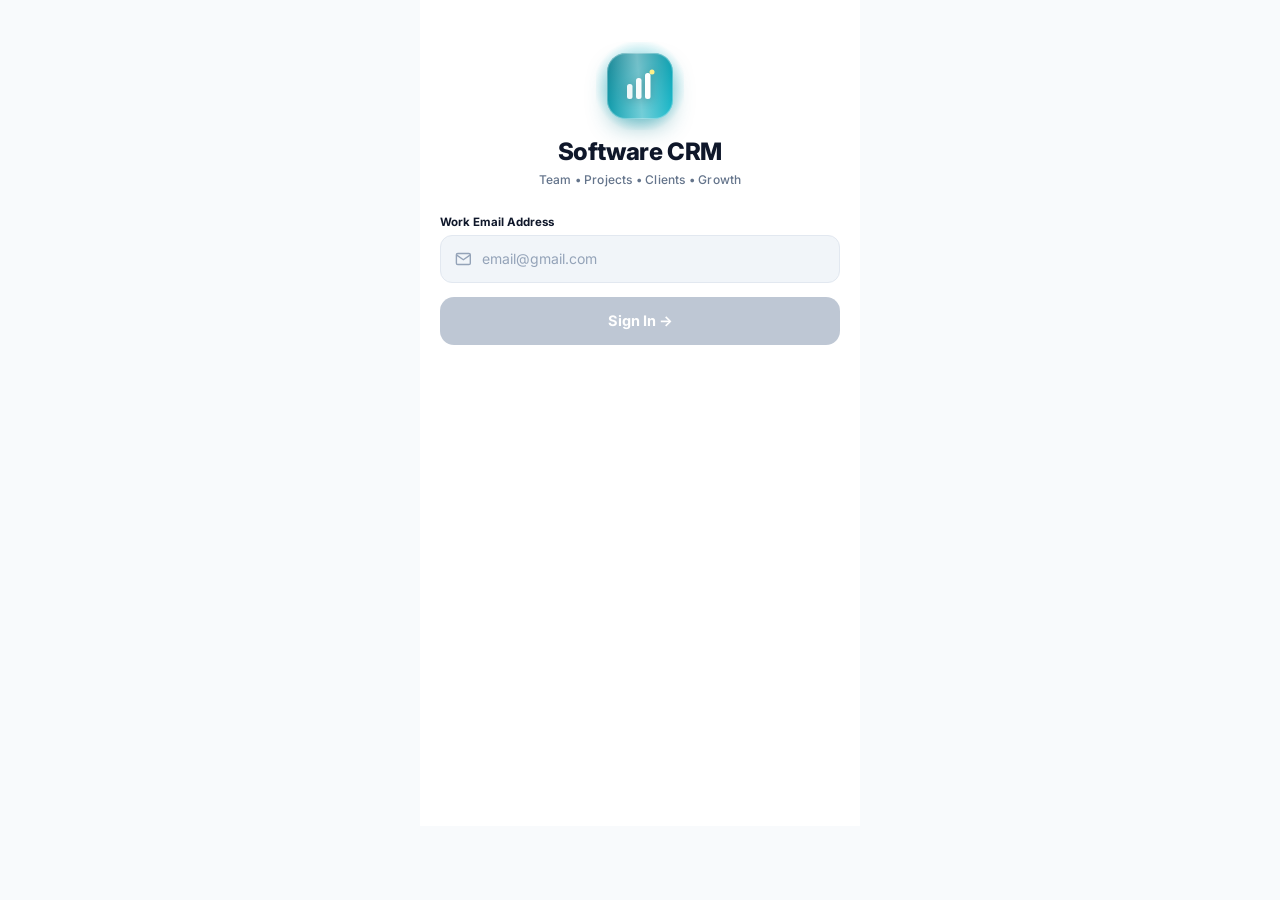
<file: admin/index.html>
﻿<!DOCTYPE html>
<html lang="en">
<head>
  <meta charset="UTF-8" />
  <meta name="viewport" content="width=device-width, initial-scale=1.0, maximum-scale=1.0, user-scalable=no, viewport-fit=cover" />
  <meta name="theme-color" content="#2563EB" />
  <meta name="apple-mobile-web-app-capable" content="yes" />
  <meta name="apple-mobile-web-app-status-bar-style" content="default" />
  <meta name="mobile-web-app-capable" content="yes" />
  <title>Software CRM — Mobile App</title>
  
  <!-- Inter Font -->
  <link rel="preconnect" href="https://fonts.googleapis.com" />
  <link rel="preconnect" href="https://fonts.gstatic.com" crossorigin />
  <link href="https://fonts.googleapis.com/css2?family=Inter:wght@400;500;600;700;800&display=swap" rel="stylesheet" />

  <!-- Modular CSS System (Small Packets) -->
  <link rel="stylesheet" href="assets/css/tokens.css" />
  <link rel="stylesheet" href="assets/css/layout.css" />
  <link rel="stylesheet" href="assets/css/components.css" />
  <link rel="stylesheet" href="assets/css/ghost-nav.css" />
  <link rel="stylesheet" href="assets/css/auth-otp.css" />

  <!-- Alpine.js (Defer) -->
  <script defer src="assets/js/alpine.min.js"></script>

  <!-- Modular JavaScript Architecture (Small Packets) -->
  <script src="assets/js/api.js"></script>
  <script src="assets/js/navigation.js"></script>
  <script src="assets/js/app.js"></script>
</head>
<body x-data="crmApp" x-cloak>

  <!-- ═════════════════════════════════════════════
       MAIN APP VIEWPORT (BORDERLESS FULL-HEIGHT)
  ═════════════════════════════════════════════ -->
  <main class="app-viewport-wrapper" id="phoneWrapper">
    <div class="phone-simulator" id="phoneSimulator">

      <!-- Screen Stacking Container -->
      <div class="screen-scroller" id="screenScroller">
        <!-- ─────────────────────────────────────────
     SCREEN 1: 4-DIGIT OTP AUTHENTICATION
     Two-step verification synced with Google Sheet & Apps Script
───────────────────────────────────────── -->
<section class="app-screen no-bottom-bar" id="screen1">
  <div class="login-container">

    <!-- Animated Graphical Logo & Brand Header -->
    <div class="animated-brand-header">
      <div class="animated-logo-wrapper">
        <div class="logo-pulse-halo"></div>
        <div class="logo-animated-badge">
          <div class="logo-shimmer"></div>
          <svg width="36" height="36" viewBox="0 0 36 36" fill="none" class="animated-svg-logo">
            <!-- 3 Dynamic Animated Growth Bars -->
            <rect class="anim-bar anim-bar-1" x="5" y="16" width="5.5" height="15" rx="2.5" fill="#FFFFFF" fill-opacity="0.9" />
            <rect class="anim-bar anim-bar-2" x="14" y="10" width="5.5" height="21" rx="2.5" fill="#FFFFFF" fill-opacity="0.95" />
            <rect class="anim-bar anim-bar-3" x="23" y="5" width="5.5" height="26" rx="2.5" fill="#FFFFFF" />
            <!-- Upward Growth Spark Trendline & Dot -->
            <path class="anim-trend-path" d="M 6 15 Q 16 8 30 4" stroke="#FDE047" stroke-width="2.2" stroke-linecap="round" fill="none" />
            <circle class="anim-trend-dot" cx="30" cy="4" r="2.5" fill="#FEF08A" />
          </svg>
        </div>
      </div>
      <div class="brand-text-block">
        <h1 class="brand-app-title">Software CRM</h1>
        <p class="brand-app-tagline">Team &bull; Projects &bull; Clients &bull; Growth</p>
      </div>
    </div>

    <!-- Permission Denied & WhatsApp Contact Alert Box -->
    <div x-show="loginError" x-cloak class="permission-denied-box">
      <div class="permission-denied-header">
        <div class="permission-denied-icon">
          <svg width="18" height="18" viewBox="0 0 24 24" fill="none" stroke="#DC2626" stroke-width="2.2">
            <circle cx="12" cy="12" r="10"/>
            <line x1="12" y1="8" x2="12" y2="12"/>
            <line x1="12" y1="16" x2="12.01" y2="16"/>
          </svg>
        </div>
        <div style="flex: 1; min-width: 0;">
          <div class="permission-denied-title">Permission Required</div>
          <div class="permission-denied-desc" x-text="loginError"></div>
        </div>
      </div>

      <!-- Direct WhatsApp Action Button -->
      <a
        x-show="showWhatsAppContact"
        :href="'https://wa.me/919460478224?text=' + encodeURIComponent('Hello Admin, please grant login permission for Software CRM for my email: ' + (loginEmail || ''))"
        target="_blank"
        rel="noopener noreferrer"
        class="btn-whatsapp-admin"
      >
        <svg width="18" height="18" viewBox="0 0 24 24" fill="#FFFFFF">
          <path d="M12.04 2C6.58 2 2.13 6.45 2.13 11.91C2.13 13.66 2.59 15.36 3.45 16.86L2.05 22L7.3 20.62C8.75 21.41 10.38 21.83 12.04 21.83C17.5 21.83 21.95 17.38 21.95 11.92C21.95 9.27 20.92 6.78 19.05 4.91C17.18 3.04 14.69 2 12.04 2ZM12.04 20.15C10.56 20.15 9.11 19.76 7.85 19.01L7.55 18.83L4.43 19.65L5.26 16.61L5.06 16.29C4.24 14.99 3.8 13.47 3.8 11.91C3.8 7.37 7.5 3.67 12.05 3.67C14.25 3.67 16.31 4.53 17.87 6.09C19.42 7.65 20.28 9.72 20.28 11.92C20.28 16.46 16.58 20.15 12.04 20.15ZM16.56 14.44C16.31 14.32 15.1 13.72 14.88 13.64C14.65 13.56 14.49 13.52 14.32 13.76C14.16 14.01 13.69 14.56 13.55 14.73C13.41 14.89 13.26 14.91 13.01 14.79C12.77 14.66 11.98 14.41 11.04 13.57C10.31 12.92 9.81 12.11 9.67 11.87C9.53 11.62 9.65 11.49 9.77 11.37C9.88 11.26 10.02 11.08 10.14 10.94C10.26 10.8 10.3 10.7 10.39 10.53C10.47 10.37 10.43 10.22 10.37 10.1C10.31 9.98 9.82 8.77 9.61 8.28C9.41 7.8 9.21 7.86 9.06 7.86C8.92 7.85 8.76 7.85 8.59 7.85C8.43 7.85 8.16 7.91 7.94 8.15C7.71 8.4 7.08 8.99 7.08 10.19C7.08 11.39 7.96 12.55 8.08 12.71C8.2 12.88 9.8 15.34 12.24 16.39C12.82 16.64 13.27 16.79 13.63 16.9C14.21 17.09 14.74 17.06 15.16 17C15.63 16.93 16.59 16.42 16.79 15.85C17 15.28 17 14.79 16.93 14.69C16.87 14.58 16.81 14.56 16.56 14.44Z"/>
        </svg>
        <span>Contact Admin on WhatsApp</span>
        <span style="opacity: 0.9; font-size: 11px; font-weight: 500;">(+91 94604 78224)</span>
      </a>
    </div>

    <!-- ─────────────────────────────────────────
         STEP 1: EMAIL ADDRESS INPUT
    ───────────────────────────────────────── -->
    <div x-show="loginStep === 'email'" style="width: 100%;">
      <div class="form-group">
        <label class="form-label">Work Email Address</label>
        <div class="input-with-icon">
          <svg width="18" height="18" viewBox="0 0 24 24" fill="none" stroke="var(--text-muted)" stroke-width="2">
            <path d="M4 4h16c1.1 0 2 .9 2 2v12c0 1.1-.9 2-2 2H4c-1.1 0-2-.9-2-2V6c0-1.1.9-2 2-2z"/>
            <polyline points="22,6 12,13 2,6"/>
          </svg>
          <input
            type="email"
            placeholder="email@gmail.com"
            x-model="loginEmail"
            @keydown.enter.prevent="sendOtp()"
            autofocus
          />
        </div>
      </div>

      <button
        type="button"
        class="btn-login-primary"
        :disabled="isSendingOtp || !loginEmail"
        @click="sendOtp()"
        style="margin-top: 10px;"
      >
        <span x-show="!isSendingOtp">Sign In →</span>
        <span x-show="isSendingOtp">Checking Permission & Sending OTP...</span>
      </button>
    </div>

    <!-- ─────────────────────────────────────────
         STEP 2: 4-DIGIT OTP VERIFICATION SCREEN
    ───────────────────────────────────────── -->
    <div x-show="loginStep === 'otp'" x-cloak style="width: 100%;">
      <!-- Email Summary & Change Action -->
      <div style="display: flex; align-items: center; justify-content: space-between; margin-bottom: 14px; padding: 10px 14px; background: var(--bg-input); border-radius: 12px; border: 1px solid var(--border);">
        <div style="min-width: 0; flex: 1;">
          <div style="font-size: 10.5px; color: var(--text-muted); font-weight: 700; text-transform: uppercase; letter-spacing: 0.5px;">Verification Code Sent To</div>
          <div style="font-size: 13.5px; font-weight: 700; color: var(--text-pri); text-overflow: ellipsis; overflow: hidden; white-space: nowrap;" x-text="loginEmail"></div>
        </div>
        <button
          type="button"
          @click="loginStep = 'email'; otpError = ''; loginError = '';"
          style="background: none; border: none; color: #007788; font-size: 12px; font-weight: 700; cursor: pointer; padding: 4px 8px;"
        >
          Change
        </button>
      </div>

      <!-- OTP Success Notice -->
      <div x-show="otpSuccess" class="otp-alert otp-alert-success" style="margin-bottom: 12px;">
        <svg width="16" height="16" viewBox="0 0 24 24" fill="none" stroke="currentColor" stroke-width="2">
          <polyline points="20 6 9 17 4 12"/>
        </svg>
        <span x-text="otpSuccess"></span>
      </div>

      <!-- OTP Error Alert -->
      <div x-show="otpError" class="otp-alert otp-alert-error" style="margin-bottom: 12px;">
        <svg width="16" height="16" viewBox="0 0 24 24" fill="none" stroke="currentColor" stroke-width="2">
          <circle cx="12" cy="12" r="10"/><line x1="12" y1="8" x2="12" y2="12"/><line x1="12" y1="16" x2="12.01" y2="16"/>
        </svg>
        <span x-text="otpError"></span>
      </div>

      <!-- 4-Digit OTP Boxes -->
      <div class="otp-boxes-group">
        <template x-for="(digit, idx) in otpDigits" :key="idx">
          <input
            type="text"
            inputmode="numeric"
            maxlength="1"
            class="otp-digit-input"
            :id="'otp-box-' + idx"
            :value="otpDigits[idx]"
            @input="handleOtpInput(idx, $event)"
            @keydown="handleOtpKeydown(idx, $event)"
            @paste="handleOtpPaste($event)"
            autocomplete="one-time-code"
          />
        </template>
      </div>

      <!-- Timer & Resend Row -->
      <div class="otp-timer-row">
        <div>
          <span x-show="otpTimer > 0" style="color: var(--text-muted);">
            Resend in <strong style="color: var(--text-pri);" x-text="'00:' + (otpTimer < 10 ? '0' : '') + otpTimer"></strong>
          </span>
          <span x-show="otpTimer <= 0" style="color: var(--text-sec);">Didn't get code?</span>
        </div>
        <button
          type="button"
          class="btn-resend-otp"
          :disabled="otpTimer > 0 || isSendingOtp"
          @click="sendOtp()"
        >
          <span x-show="!isSendingOtp">Resend OTP</span>
          <span x-show="isSendingOtp">Sending...</span>
        </button>
      </div>

      <!-- Verify Button -->
      <button
        type="button"
        class="btn-login-primary"
        :disabled="isVerifyingOtp || otpDigits.some(d => !d)"
        @click="verifyOtp()"
        style="margin-top: 10px;"
      >
        <span x-show="!isVerifyingOtp">Verify & Sign In →</span>
        <span x-show="isVerifyingOtp">Verifying...</span>
      </button>

      <!-- Back to Email Button -->
      <button
        type="button"
        @click="loginStep = 'email'; otpError = ''; loginError = '';"
        style="width: 100%; margin-top: 14px; background: none; border: none; color: var(--text-muted); font-size: 12.5px; font-weight: 600; cursor: pointer; padding: 6px;"
      >
        ← Back to Email
      </button>
    </div>

  </div>
</section>
        <!-- ─────────────────────────────────────────
     SCREEN 2: MAIN DASHBOARD
───────────────────────────────────────── -->
<section class="app-screen" id="screen2">
  <!-- Top Navigation Header -->
  <div class="crm-nav-header">
    <div class="crm-brand-title">
      <div class="logo-box">
        <svg width="18" height="18" viewBox="0 0 24 24" fill="none">
          <rect x="2" y="12" width="4" height="9" rx="1" fill="#FFFFFF"/>
          <rect x="8" y="7" width="4" height="14" rx="1" fill="#FFFFFF"/>
          <rect x="14" y="3" width="4" height="18" rx="1" fill="#FFFFFF"/>
        </svg>
      </div>
      <div class="name-txt">Software CRM</div>
    </div>
    <div class="header-action-group">
      <button class="icon-btn" @click="showToast('You have 2 unread client notifications!')">
        <svg width="18" height="18" viewBox="0 0 24 24" fill="none" stroke="currentColor" stroke-width="2">
          <path d="M18 8A6 6 0 0 0 6 8c0 7-3 9-3 9h18s-3-2-3-9"/>
          <path d="M13.73 21a2 2 0 0 1-3.46 0"/>
        </svg>
        <span class="badge-dot">2</span>
      </button>
      <div class="user-avatar-btn" @click="drawerOpen = true" x-text="user.initials">SK</div>
    </div>
  </div>

  <!-- Dashboard Body Content -->
  <div class="dashboard-body">

    <!-- Greeting Banner -->
    <div class="welcome-banner">
      <div>
        <h2 x-text="'Good morning, ' + user.name.split(' ')[0] + '! 👋'">Good morning, Suresh! 👋</h2>
        <p>Here's what's happening today</p>
      </div>
      <div class="dashboard-view-mode-pill" @click="navigateTo(9)">
        Compact View ⤢
      </div>
    </div>

    <!-- 2×2 Metric KPI Grid -->
    <div class="kpi-grid">
      <!-- Total Contacts -->
      <div class="kpi-card" @click="navigateTo(3)">
        <div class="kpi-card-top">
          <span class="kpi-label">Total Contacts</span>
          <div class="kpi-icon-circle" style="background: #EFF6FF; color: var(--primary);">
            <svg width="18" height="18" viewBox="0 0 24 24" fill="none" stroke="currentColor" stroke-width="2">
              <path d="M17 21v-2a4 4 0 0 0-4-4H5a4 4 0 0 0-4 4v2"/>
              <circle cx="9" cy="7" r="4"/>
              <path d="M23 21v-2a4 4 0 0 0-3-3.87"/>
              <path d="M16 3.13a4 4 0 0 1 0 7.75"/>
            </svg>
          </div>
        </div>
        <div class="kpi-number" x-text="stats.total_contacts">86</div>
        <div class="kpi-trend trend-up">↑ 12%</div>
      </div>

      <!-- Active Projects -->
      <div class="kpi-card" @click="navigateTo(5)">
        <div class="kpi-card-top">
          <span class="kpi-label">Active Projects</span>
          <div class="kpi-icon-circle" style="background: #DCFCE7; color: var(--success);">
            <svg width="18" height="18" viewBox="0 0 24 24" fill="none" stroke="currentColor" stroke-width="2">
              <path d="M22 19a2 2 0 0 1-2 2H4a2 2 0 0 1-2-2V5a2 2 0 0 1 2-2h5l2 3h9a2 2 0 0 1 2 2z"/>
            </svg>
          </div>
        </div>
        <div class="kpi-number" x-text="stats.active_projects">12</div>
        <div class="kpi-trend trend-up">↑ 20%</div>
      </div>

      <!-- Pending Tasks -->
      <div class="kpi-card" @click="navigateTo(6)">
        <div class="kpi-card-top">
          <span class="kpi-label">Pending Tasks</span>
          <div class="kpi-icon-circle" style="background: #FEF9C3; color: #CA8A04;">
            <svg width="18" height="18" viewBox="0 0 24 24" fill="none" stroke="currentColor" stroke-width="2">
              <polyline points="9 11 12 14 22 4"/>
              <path d="M21 12v7a2 2 0 0 1-2 2H5a2 2 0 0 1-2-2V5a2 2 0 0 1 2-2h11"/>
            </svg>
          </div>
        </div>
        <div class="kpi-number" x-text="stats.pending_tasks">8</div>
        <div class="kpi-trend trend-down">↓ 14%</div>
      </div>

      <!-- Total Revenue -->
      <div class="kpi-card" @click="navigateTo(8)">
        <div class="kpi-card-top">
          <span class="kpi-label">Total Revenue</span>
          <div class="kpi-icon-circle" style="background: var(--lead-bg); color: var(--lead);">
            <svg width="18" height="18" viewBox="0 0 24 24" fill="none" stroke="currentColor" stroke-width="2">
              <line x1="12" y1="1" x2="12" y2="23"/>
              <path d="M17 5H9.5a3.5 3.5 0 0 0 0 7h5a3.5 3.5 0 0 1 0 7H6"/>
            </svg>
          </div>
        </div>
        <div class="kpi-number" x-text="stats.revenue">$12,450</div>
        <div class="kpi-trend trend-up">↑ 32%</div>
      </div>
    </div>

    <!-- Recent Activity Feed -->
    <div class="content-box">
      <div class="box-header">
        <h3>Recent Activity</h3>
        <a class="link-text" @click="navigateTo(3)">View All</a>
      </div>

      <template x-for="act in recentActivities" :key="act.id">
        <div class="activity-row" @click="navigateTo(act.targetScreen || 3)">
          <div class="activity-icon" :style="'background: ' + act.bg + '; color: ' + act.color + ';'" x-text="act.icon">👤</div>
          <div class="activity-details">
            <div class="activity-title" x-text="act.title">New contact added</div>
            <div class="activity-sub" x-text="act.subtitle">Rahul Sharma · ABC Tech Solutions</div>
          </div>
          <div class="activity-time" x-text="act.time">10m ago</div>
        </div>
      </template>
    </div>

  </div>
</section>
        <!-- ─────────────────────────────────────────
     SCREEN 3: CONTACTS / CLIENTS LIST
───────────────────────────────────────── -->
<section class="app-screen" id="screen3">
  <!-- Sticky Header Container containing Action Bar, Search Box & Filter Nav Bar -->
  <div class="contacts-sticky-header">
    <!-- Screen Action Bar -->
    <div class="screen-action-bar">
      <div class="title-with-hamburger">
        <!-- Hamburger Menu -->
        <button class="icon-btn" @click="drawerOpen = true">
          <svg width="20" height="20" viewBox="0 0 24 24" stroke="currentColor" stroke-width="2" fill="none">
            <line x1="3" y1="12" x2="21" y2="12"/><line x1="3" y1="6" x2="21" y2="6"/><line x1="3" y1="18" x2="21" y2="18"/>
          </svg>
        </button>
        <h2 class="screen-heading">Contacts</h2>
      </div>

      <!-- FAB Add Contact -->
      <button class="fab-add" @click="addContactModal = true" title="Add New Contact">
        <svg width="20" height="20" viewBox="0 0 24 24" stroke="currentColor" stroke-width="2.5" fill="none">
          <line x1="12" y1="5" x2="12" y2="19"/><line x1="5" y1="12" x2="19" y2="12"/>
        </svg>
      </button>
    </div>

    <!-- Search Input Box -->
    <div class="search-input-box">
      <svg width="18" height="18" viewBox="0 0 24 24" fill="none" stroke="var(--text-muted)" stroke-width="2">
        <circle cx="11" cy="11" r="8"/><line x1="21" y1="21" x2="16.65" y2="16.65"/>
      </svg>
      <input 
        type="text" 
        placeholder="Search contacts..." 
        x-model="contactSearch" 
      />
      <svg width="18" height="18" viewBox="0 0 24 24" fill="none" stroke="var(--text-muted)" stroke-width="2" style="cursor: pointer;" @click="contactSearch = ''">
        <polygon points="22 3 2 3 10 12.46 10 19 14 21 14 12.46 22 3"/>
      </svg>
    </div>

    <!-- Category Filter Pills Strip (Navigation Bar) -->
    <div class="filter-pills-row">
      <div 
        class="chip-tab" 
        :class="{ 'active': contactCategory === 'all' }" 
        @click="contactCategory = 'all'"
      >
        All (<span x-text="contacts.length">86</span>)
      </div>
      <div 
        class="chip-tab" 
        :class="{ 'active': contactCategory === 'client' }" 
        @click="contactCategory = 'client'"
      >
        Client
      </div>
      <div 
        class="chip-tab" 
        :class="{ 'active': contactCategory === 'lead' }" 
        @click="contactCategory = 'lead'"
      >
        Lead
      </div>
      <div 
        class="chip-tab" 
        :class="{ 'active': contactCategory === 'prospect' }" 
        @click="contactCategory = 'prospect'"
      >
        Prospect
      </div>
    </div>
  </div>

  <!-- Contacts List -->
  <div style="flex: 1;">
    <template x-for="contact in filteredContacts" :key="contact.id">
      <div class="contact-item-row" @click="viewContactDetail(contact)">
        <div class="contact-avatar" :style="'background: ' + contact.avatarBg" x-text="contact.initials">
          RS
        </div>
        <div class="contact-meta">
          <div class="contact-name-txt" x-text="contact.name">Rahul Sharma</div>
          <div class="contact-company-txt" x-text="contact.company">ABC Tech Solutions</div>
        </div>
        <div class="row-right-actions">
          <span 
            class="status-badge" 
            :class="{
              'badge-client': contact.category.toLowerCase() === 'client',
              'badge-lead': contact.category.toLowerCase() === 'lead',
              'badge-prospect': contact.category.toLowerCase() === 'prospect'
            }" 
            x-text="contact.category"
          >Client</span>
          <span style="color: var(--text-muted); font-size: 16px;">⋮</span>
        </div>
      </div>
    </template>

    <div x-show="filteredContacts.length === 0" style="padding: 40px 20px; text-align: center; color: var(--text-sec);">
      <p style="font-size: 14px;">No contacts match your search or filter.</p>
    </div>
  </div>
</section>
        <!-- ─────────────────────────────────────────
     SCREEN 4: CONTACT DETAIL VIEW (WORTAL AESTHETIC - IMAGE 4)
───────────────────────────────────────── -->
<section class="app-screen" id="screen4">
  <!-- Top Bar with Back Arrow, Contact Name, Dark Toggle & Hamburger -->
  <div class="detail-header-bar">
    <div class="detail-header-left">
      <button class="detail-back-btn" @click="historyStack.length > 1 ? goBack() : navigateTo(3)" title="Back to Contacts">
        <svg width="20" height="20" viewBox="0 0 24 24" fill="none" stroke="currentColor" stroke-width="2" stroke-linecap="round" stroke-linejoin="round">
          <path d="m15 18-6-6 6-6"/>
        </svg>
      </button>
      <div class="detail-header-title-box">
        <h2 class="detail-header-name" x-text="selectedContact ? selectedContact.name : 'Contact Details'">Rahul Sharma</h2>
        <p class="detail-header-sub" x-text="selectedContact ? (selectedContact.phone || selectedContact.company || '') : ''">+91 98765-43210</p>
      </div>
    </div>

    <div class="detail-header-right">
      <!-- Dark/Light Mode Switcher -->
      <button class="detail-header-icon-btn" @click="toggleTheme()" title="Toggle Dark Mode">
        <span x-show="!settings.darkMode">
          <svg width="18" height="18" viewBox="0 0 24 24" fill="none" stroke="currentColor" stroke-width="2" stroke-linecap="round" stroke-linejoin="round">
            <path d="M12 3a6 6 0 0 0 9 9 9 9 0 1 1-9-9Z"/>
          </svg>
        </span>
        <span x-show="settings.darkMode">
          <svg width="18" height="18" viewBox="0 0 24 24" fill="none" stroke="#F59E0B" stroke-width="2" stroke-linecap="round" stroke-linejoin="round">
            <circle cx="12" cy="12" r="4"/><path d="M12 2v2"/><path d="M12 20v2"/><path d="m4.93 4.93 1.41 1.41"/><path d="m17.66 17.66 1.41 1.41"/><path d="M2 12h2"/><path d="M20 12h2"/><path d="m6.34 17.66-1.41 1.41"/><path d="m19.07 4.93-1.41 1.41"/>
          </svg>
        </span>
      </button>

      <!-- Hamburger Menu Button -->
      <button class="detail-header-icon-btn" @click="drawerOpen = true" title="Open Navigation Menu">
        <svg width="20" height="20" viewBox="0 0 24 24" fill="none" stroke="currentColor" stroke-width="2" stroke-linecap="round" stroke-linejoin="round">
          <line x1="4" x2="20" y1="12" y2="12"/><line x1="4" x2="20" y1="6" y2="6"/><line x1="4" x2="20" y1="18" y2="18"/>
        </svg>
      </button>
    </div>
  </div>

  <!-- 5-Card Navigation Grid Bar (Strictly Matching Image 4 with Teal Accent) -->
  <div class="detail-nav-grid-container">
    <div class="detail-nav-grid">
      <!-- 1. Info Tab -->
      <button 
        class="detail-nav-tab" 
        :class="{ 'active': contactDetailTab === 'info' }" 
        @click="contactDetailTab = 'info'"
      >
        <svg width="18" height="18" viewBox="0 0 24 24" fill="none" stroke="currentColor" stroke-width="1.8" stroke-linecap="round" stroke-linejoin="round">
          <circle cx="12" cy="12" r="10"/><path d="M12 16v-4"/><path d="M12 8h.01"/>
        </svg>
        <span>Info</span>
      </button>

      <!-- 2. History Tab -->
      <button 
        class="detail-nav-tab" 
        :class="{ 'active': contactDetailTab === 'history' }" 
        @click="contactDetailTab = 'history'"
      >
        <svg width="18" height="18" viewBox="0 0 24 24" fill="none" stroke="currentColor" stroke-width="1.8" stroke-linecap="round" stroke-linejoin="round">
          <path d="M3 12a9 9 0 1 0 9-9 9.75 9.75 0 0 0-6.74 2.74L3 8"/><path d="M3 3v5h5"/><path d="M12 7v5l4 2"/>
        </svg>
        <span>History</span>
      </button>

      <!-- 3. Media Tab -->
      <button 
        class="detail-nav-tab" 
        :class="{ 'active': contactDetailTab === 'media' }" 
        @click="contactDetailTab = 'media'"
      >
        <svg width="18" height="18" viewBox="0 0 24 24" fill="none" stroke="currentColor" stroke-width="1.8" stroke-linecap="round" stroke-linejoin="round">
          <rect width="18" height="18" x="3" y="3" rx="2" ry="2"/><circle cx="9" cy="9" r="2"/><path d="m21 15-3.086-3.086a2 2 0 0 0-2.828 0L6 21"/>
        </svg>
        <span>Media</span>
      </button>

      <!-- 4. Tasks Tab -->
      <button 
        class="detail-nav-tab" 
        :class="{ 'active': contactDetailTab === 'tasks' }" 
        @click="contactDetailTab = 'tasks'"
      >
        <svg width="18" height="18" viewBox="0 0 24 24" fill="none" stroke="currentColor" stroke-width="1.8" stroke-linecap="round" stroke-linejoin="round">
          <path d="M9 11l3 3L22 4"/><path d="M21 12v7a2 2 0 0 1-2 2H5a2 2 0 0 1-2-2V5a2 2 0 0 1 2-2h11"/>
        </svg>
        <span>Tasks</span>
      </button>

      <!-- 5. More Tab -->
      <button 
        class="detail-nav-tab" 
        :class="{ 'active': contactDetailTab === 'more' }" 
        @click="contactDetailTab = 'more'"
      >
        <svg width="18" height="18" viewBox="0 0 24 24" fill="none" stroke="currentColor" stroke-width="1.8" stroke-linecap="round" stroke-linejoin="round">
          <circle cx="12" cy="12" r="1.5"/><circle cx="19" cy="12" r="1.5"/><circle cx="5" cy="12" r="1.5"/>
        </svg>
        <span>More</span>
      </button>
    </div>
  </div>

  <!-- Tab Content Scrollable Container -->
  <div class="detail-scrollable-content" x-show="selectedContact">

    <!-- ==============================================
         TAB CONTENT 1: ℹ️ INFO (CONTACT PROFILE)
         ============================================== -->
    <div x-show="contactDetailTab === 'info'" class="detail-tab-pane">

      <!-- Avatar Hero Header (Wortal UI Style) -->
      <div class="wortal-hero-header">
        <div 
          class="wortal-avatar-box" 
          :style="'background: ' + (selectedContact.avatarBg || '#007788')" 
          x-text="selectedContact && selectedContact.name ? selectedContact.name.charAt(0).toUpperCase() : '?'"
        >
          R
        </div>

        <div class="wortal-hero-title-group">
          <h2 class="wortal-hero-name" x-text="selectedContact ? selectedContact.name : ''">Rahul Sharma</h2>
          <p class="wortal-hero-sub" x-text="selectedContact ? (selectedContact.phone || selectedContact.company || '') : ''">+91 98765-43210</p>
        </div>

        <!-- Edit Profile & Star Quick Actions (Wortal Pills) -->
        <div class="wortal-pills-row">
          <button class="wortal-pill active" @click="showToast('Editing ' + selectedContact.name)">
            <svg width="14" height="14" viewBox="0 0 24 24" fill="none" stroke="currentColor" stroke-width="2" stroke-linecap="round" stroke-linejoin="round">
              <path d="M17 3a2.85 2.83 0 1 1 4 4L7.5 20.5 2 22l1.5-5.5Z"/><path d="m15 5 4 4"/>
            </svg>
            <span>Edit Profile</span>
          </button>

          <button class="wortal-pill" @click="selectedContact.is_starred = !selectedContact.is_starred; showToast(selectedContact.is_starred ? 'Starred ' + selectedContact.name : 'Removed Star')">
            <span x-text="selectedContact && selectedContact.is_starred ? '⭐' : '☆'">☆</span>
            <span x-text="selectedContact && selectedContact.is_starred ? 'Starred' : 'Star'">Star</span>
          </button>
        </div>

        <!-- 5 Outline Vector Action Buttons on White Card (WhatsApp, Call, Mail, Quote, Share) -->
        <div class="wortal-actions-row">
          <!-- WhatsApp -->
          <a 
            :href="'https://wa.me/' + (selectedContact && selectedContact.phone ? selectedContact.phone.replace(/[^0-9]/g, '') : '')" 
            target="_blank" 
            class="wortal-action-square-btn btn-wa" 
            title="WhatsApp"
          >
            <svg width="18" height="18" viewBox="0 0 24 24" fill="none" stroke="currentColor" stroke-width="1.8" stroke-linecap="round" stroke-linejoin="round">
              <path d="M7.9 20A9 9 0 1 0 4 16.1L2 22Z"/>
            </svg>
          </a>

          <!-- Direct Call -->
          <a 
            :href="'tel:' + (selectedContact ? selectedContact.phone : '')" 
            class="wortal-action-square-btn btn-call" 
            title="Direct Call"
          >
            <svg width="18" height="18" viewBox="0 0 24 24" fill="none" stroke="currentColor" stroke-width="1.8" stroke-linecap="round" stroke-linejoin="round">
              <path d="M22 16.92v3a2 2 0 0 1-2.18 2 19.79 19.79 0 0 1-8.63-3.07 19.5 19.5 0 0 1-6-6 19.79 19.79 0 0 1-3.07-8.67A2 2 0 0 1 4.11 2h3a2 2 0 0 1 2 1.72 12.84 12.84 0 0 0 .7 2.81 2 2 0 0 1-.45 2.11L8.09 9.91a16 16 0 0 0 6 6l1.27-1.27a2 2 0 0 1 2.11-.45 12.84 12.84 0 0 0 2.81.7A2 2 0 0 1 22 16.92z"/>
            </svg>
          </a>

          <!-- Send Email -->
          <a 
            :href="'mailto:' + (selectedContact && selectedContact.email ? selectedContact.email : '')" 
            class="wortal-action-square-btn btn-mail" 
            title="Send Email"
          >
            <svg width="18" height="18" viewBox="0 0 24 24" fill="none" stroke="currentColor" stroke-width="1.8" stroke-linecap="round" stroke-linejoin="round">
              <rect width="20" height="16" x="2" y="4" rx="2"/><path d="m22 7-8.97 5.7a1.94 1.94 0 0 1-2.06 0L2 7"/>
            </svg>
          </a>

          <!-- Quotation Button -->
          <button 
            class="wortal-action-square-btn btn-quote" 
            @click="showToast('Generate Quotation for ' + selectedContact.name)" 
            title="Generate Quotation"
          >
            <svg width="18" height="18" viewBox="0 0 24 24" fill="none" stroke="currentColor" stroke-width="1.8" stroke-linecap="round" stroke-linejoin="round">
              <path d="M14.5 2H6a2 2 0 0 0-2 2v16a2 2 0 0 0 2 2h12a2 2 0 0 0 2-2V7.5L14.5 2z"/><polyline points="14 2 14 8 20 8"/>
            </svg>
          </button>

          <!-- Share Contact -->
          <button 
            class="wortal-action-square-btn btn-share" 
            @click="if (navigator.share) { navigator.share({title: selectedContact.name, text: selectedContact.name + ' - ' + selectedContact.phone}); } else { showToast('Contact copied to clipboard'); }" 
            title="Share Contact"
          >
            <svg width="18" height="18" viewBox="0 0 24 24" fill="none" stroke="currentColor" stroke-width="1.8" stroke-linecap="round" stroke-linejoin="round">
              <circle cx="18" cy="5" r="3"/><circle cx="6" cy="12" r="3"/><circle cx="18" cy="19" r="3"/><line x1="8.59" x2="15.42" y1="13.51" y2="17.49"/><line x1="15.41" x2="8.59" y1="6.51" y2="10.49"/>
            </svg>
          </button>
        </div>
      </div>

      <!-- Numbers & Info Card (Wortal Card) -->
      <div class="wortal-card">
        <!-- Mobile Primary Row -->
        <div class="wortal-card-row">
          <div class="wortal-card-info">
            <span class="wortal-label">Mobile (Primary)</span>
            <span class="wortal-mono-val" x-text="selectedContact ? selectedContact.phone : 'Not set'">+91 98765-43210</span>
          </div>
          <div class="wortal-quick-btns">
            <a 
              :href="'https://wa.me/' + (selectedContact && selectedContact.phone ? selectedContact.phone.replace(/[^0-9]/g, '') : '')" 
              target="_blank" 
              class="wortal-quick-btn wa" 
              title="WhatsApp"
            >
              <svg width="16" height="16" viewBox="0 0 24 24" fill="none" stroke="currentColor" stroke-width="1.8" stroke-linecap="round" stroke-linejoin="round">
                <path d="M7.9 20A9 9 0 1 0 4 16.1L2 22Z"/>
              </svg>
            </a>
            <a 
              :href="'tel:' + (selectedContact ? selectedContact.phone : '')" 
              class="wortal-quick-btn call" 
              title="Call"
            >
              <svg width="16" height="16" viewBox="0 0 24 24" fill="none" stroke="currentColor" stroke-width="1.8" stroke-linecap="round" stroke-linejoin="round">
                <path d="M22 16.92v3a2 2 0 0 1-2.18 2 19.79 19.79 0 0 1-8.63-3.07 19.5 19.5 0 0 1-6-6 19.79 19.79 0 0 1-3.07-8.67A2 2 0 0 1 4.11 2h3a2 2 0 0 1 2 1.72 12.84 12.84 0 0 0 .7 2.81 2 2 0 0 1-.45 2.11L8.09 9.91a16 16 0 0 0 6 6l1.27-1.27a2 2 0 0 1 2.11-.45 12.84 12.84 0 0 0 2.81.7A2 2 0 0 1 22 16.92z"/>
              </svg>
            </a>
          </div>
        </div>

        <!-- Mobile Secondary / Alternate Row -->
        <div class="wortal-card-row">
          <div class="wortal-card-info">
            <div style="display: flex; align-items: center; gap: 6px;">
              <span class="wortal-label">Mobile (Secondary)</span>
              <span class="wortal-edit-link" @click="showToast('Edit secondary number')">Edit</span>
            </div>
            <span class="wortal-mono-val" x-text="selectedContact && selectedContact.phone2 ? selectedContact.phone2 : '+91 98765 43211'">+91 98765 43211</span>
          </div>
          <div class="wortal-quick-btns">
            <a 
              :href="'https://wa.me/' + (selectedContact && selectedContact.phone2 ? selectedContact.phone2.replace(/[^0-9]/g, '') : '919876543211')" 
              target="_blank" 
              class="wortal-quick-btn wa" 
              title="WhatsApp Alternate"
            >
              <svg width="16" height="16" viewBox="0 0 24 24" fill="none" stroke="currentColor" stroke-width="1.8" stroke-linecap="round" stroke-linejoin="round">
                <path d="M7.9 20A9 9 0 1 0 4 16.1L2 22Z"/>
              </svg>
            </a>
            <a 
              :href="'tel:' + (selectedContact && selectedContact.phone2 ? selectedContact.phone2 : '+919876543211')" 
              class="wortal-quick-btn call" 
              title="Call Alternate"
            >
              <svg width="16" height="16" viewBox="0 0 24 24" fill="none" stroke="currentColor" stroke-width="1.8" stroke-linecap="round" stroke-linejoin="round">
                <path d="M22 16.92v3a2 2 0 0 1-2.18 2 19.79 19.79 0 0 1-8.63-3.07 19.5 19.5 0 0 1-6-6 19.79 19.79 0 0 1-3.07-8.67A2 2 0 0 1 4.11 2h3a2 2 0 0 1 2 1.72 12.84 12.84 0 0 0 .7 2.81 2 2 0 0 1-.45 2.11L8.09 9.91a16 16 0 0 0 6 6l1.27-1.27a2 2 0 0 1 2.11-.45 12.84 12.84 0 0 0 2.81.7A2 2 0 0 1 22 16.92z"/>
              </svg>
            </a>
          </div>
        </div>

        <!-- Location Address Row -->
        <div class="wortal-card-row">
          <div class="wortal-card-info">
            <span class="wortal-label">Location Address</span>
            <span class="wortal-text-val" x-text="selectedContact && (selectedContact.address || selectedContact.location) ? (selectedContact.address || selectedContact.location) : '123 Business Bay, Mumbai, MH'">123 Business Bay, Mumbai, MH</span>
          </div>
          <div class="wortal-quick-btns">
            <button class="wortal-quick-btn location" @click="showToast('Address copied to clipboard')" title="Copy Location">
              <svg width="16" height="16" viewBox="0 0 24 24" fill="none" stroke="currentColor" stroke-width="1.8" stroke-linecap="round" stroke-linejoin="round">
                <path d="M20 10c0 6-8 12-8 12s-8-6-8-12a8 8 0 0 1 16 0Z"/><circle cx="12" cy="10" r="3"/>
              </svg>
            </button>
          </div>
        </div>
      </div>

      <!-- Referral & Status Info (Wortal Card) -->
      <div class="wortal-card wortal-meta-card">
        <div class="wortal-meta-row">
          <div style="display: flex; align-items: center; gap: 8px;">
            <svg width="16" height="16" viewBox="0 0 24 24" fill="none" stroke="#007788" stroke-width="1.8" stroke-linecap="round" stroke-linejoin="round">
              <circle cx="18" cy="18" r="3"/><circle cx="6" cy="6" r="3"/><path d="M13 6h3a2 2 0 0 1 2 2v7"/><line x1="6" x2="6" y1="9" y2="21"/>
            </svg>
            <span style="color: var(--text-sec); font-size: 12px;">Referred By:</span>
            <strong style="font-size: 12px; color: var(--text-pri);" x-text="selectedContact && selectedContact.source ? selectedContact.source : 'Direct / Organic'">Direct / Organic</strong>
          </div>
          <button class="wortal-link-btn" @click="contactSearch = selectedContact.source || ''; navigateTo(3)">Filter Leads</button>
        </div>

        <div class="wortal-meta-divider"></div>

        <div class="wortal-meta-row">
          <span style="color: var(--text-sec); font-size: 12px;">Business / Category:</span>
          <strong style="font-size: 12px; color: var(--text-pri);" x-text="selectedContact ? (selectedContact.company || selectedContact.category || 'Client') : 'Client'">Client</strong>
        </div>
      </div>

      <!-- Generate Quotation Action Banner -->
      <button class="wortal-quotation-banner" @click="showToast('Quotation Generator launched')">
        <div class="wortal-banner-left">
          <div class="wortal-banner-icon">
            <svg width="18" height="18" viewBox="0 0 24 24" fill="none" stroke="currentColor" stroke-width="2" stroke-linecap="round" stroke-linejoin="round">
              <path d="M14.5 2H6a2 2 0 0 0-2 2v16a2 2 0 0 0 2 2h12a2 2 0 0 0 2-2V7.5L14.5 2z"/><polyline points="14 2 14 8 20 8"/>
            </svg>
          </div>
          <div class="wortal-banner-text">
            <div class="wortal-banner-title">Generate Quotation</div>
            <div class="wortal-banner-subtitle">PDF • Image • WhatsApp Message</div>
          </div>
        </div>
        <svg width="18" height="18" viewBox="0 0 24 24" fill="none" stroke="rgba(255,255,255,0.8)" stroke-width="2" stroke-linecap="round" stroke-linejoin="round">
          <polyline points="9 18 15 12 9 6"/>
        </svg>
      </button>

      <!-- Bottom Action Icons (Quote, Location, QR Code, Share Contact) -->
      <div class="wortal-bottom-grid">
        <button class="wortal-bottom-card" @click="showToast('Quotation Generator')">
          <div class="wortal-bottom-icon violet">
            <svg width="18" height="18" viewBox="0 0 24 24" fill="none" stroke="currentColor" stroke-width="1.8" stroke-linecap="round" stroke-linejoin="round">
              <path d="M14.5 2H6a2 2 0 0 0-2 2v16a2 2 0 0 0 2 2h12a2 2 0 0 0 2-2V7.5L14.5 2z"/><polyline points="14 2 14 8 20 8"/>
            </svg>
          </div>
          <span class="wortal-bottom-label violet">Quotation</span>
        </button>

        <button class="wortal-bottom-card" @click="showToast('Viewing Location on Map')">
          <div class="wortal-bottom-icon blue">
            <svg width="18" height="18" viewBox="0 0 24 24" fill="none" stroke="currentColor" stroke-width="1.8" stroke-linecap="round" stroke-linejoin="round">
              <path d="M20 10c0 6-8 12-8 12s-8-6-8-12a8 8 0 0 1 16 0Z"/><circle cx="12" cy="10" r="3"/>
            </svg>
          </div>
          <span class="wortal-bottom-label">Location</span>
        </button>

        <button class="wortal-bottom-card" @click="showToast('QR Code Generated')">
          <div class="wortal-bottom-icon purple">
            <svg width="18" height="18" viewBox="0 0 24 24" fill="none" stroke="currentColor" stroke-width="1.8" stroke-linecap="round" stroke-linejoin="round">
              <rect width="5" height="5" x="3" y="3" rx="1"/><rect width="5" height="5" x="16" y="3" rx="1"/><rect width="5" height="5" x="3" y="16" rx="1"/><path d="M21 16h-3a2 2 0 0 0-2 2v3"/><path d="M21 21v.01"/><path d="M12 7v3a2 2 0 0 1-2 2H7"/><path d="M3 12h.01"/><path d="M12 3h.01"/><path d="M12 16v.01"/><path d="M16 12h1"/><path d="M21 12v.01"/><path d="M12 21v-1"/>
            </svg>
          </div>
          <span class="wortal-bottom-label">QR Code</span>
        </button>

        <button class="wortal-bottom-card" @click="if (navigator.share) { navigator.share({title: selectedContact.name, text: selectedContact.name + ' - ' + selectedContact.phone}); } else { showToast('Contact copied'); }">
          <div class="wortal-bottom-icon emerald">
            <svg width="18" height="18" viewBox="0 0 24 24" fill="none" stroke="currentColor" stroke-width="1.8" stroke-linecap="round" stroke-linejoin="round">
              <line x1="22" x2="11" y1="2" y2="13"/><polygon points="22 2 15 22 11 13 2 9 22 2"/>
            </svg>
          </div>
          <span class="wortal-bottom-label">Share</span>
        </button>
      </div>

    </div>

    <!-- ==============================================
         TAB CONTENT 2: 🕒 HISTORY / FOLLOW-UPS
         ============================================== -->
    <div x-show="contactDetailTab === 'history'" class="detail-tab-pane">
      <div style="display: flex; justify-content: space-between; align-items: center; margin-bottom: 12px;">
        <h3 style="font-size: 14px; font-weight: 700; color: var(--text-pri);">Interaction Timeline</h3>
        <button class="wortal-pill active" @click="showToast('Add note or follow-up')">+ Log Activity</button>
      </div>

      <div class="wortal-card" style="margin-top: 0;">
        <div style="display: flex; flex-direction: column; gap: 14px;">
          <div style="display: flex; gap: 12px; align-items: flex-start;">
            <div style="width: 32px; height: 32px; border-radius: 10px; background: #ECFDF5; color: #10B981; display: flex; align-items: center; justify-content: center; flex-shrink: 0; font-size: 14px;">📞</div>
            <div style="flex: 1;">
              <div style="display: flex; justify-content: space-between; align-items: baseline;">
                <span style="font-size: 13px; font-weight: 700; color: var(--text-pri);">Outbound Call Completed</span>
                <span style="font-size: 11px; color: var(--text-muted);">2h ago</span>
              </div>
              <p style="font-size: 12px; color: var(--text-sec); margin-top: 2px;">Discussed proposal pricing and kickoff timelines for CRM deployment.</p>
            </div>
          </div>

          <div style="height: 1px; background: var(--border);"></div>

          <div style="display: flex; gap: 12px; align-items: flex-start;">
            <div style="width: 32px; height: 32px; border-radius: 10px; background: #EFF6FF; color: #2563EB; display: flex; align-items: center; justify-content: center; flex-shrink: 0; font-size: 14px;">💬</div>
            <div style="flex: 1;">
              <div style="display: flex; justify-content: space-between; align-items: baseline;">
                <span style="font-size: 13px; font-weight: 700; color: var(--text-pri);">WhatsApp Follow-up</span>
                <span style="font-size: 11px; color: var(--text-muted);">Yesterday</span>
              </div>
              <p style="font-size: 12px; color: var(--text-sec); margin-top: 2px;">Sent updated quotation PDF and feature overview brochure.</p>
            </div>
          </div>

          <div style="height: 1px; background: var(--border);"></div>

          <div style="display: flex; gap: 12px; align-items: flex-start;">
            <div style="width: 32px; height: 32px; border-radius: 10px; background: #FAF5FF; color: #9333EA; display: flex; align-items: center; justify-content: center; flex-shrink: 0; font-size: 14px;">📝</div>
            <div style="flex: 1;">
              <div style="display: flex; justify-content: space-between; align-items: baseline;">
                <span style="font-size: 13px; font-weight: 700; color: var(--text-pri);">Client Initial Contact</span>
                <span style="font-size: 11px; color: var(--text-muted);">12 Aug</span>
              </div>
              <p style="font-size: 12px; color: var(--text-sec); margin-top: 2px;">Lead generated from website inquiry form.</p>
            </div>
          </div>
        </div>
      </div>
    </div>

    <!-- ==============================================
         TAB CONTENT 3: 🖼️ MEDIA & DOCUMENTS
         ============================================== -->
    <div x-show="contactDetailTab === 'media'" class="detail-tab-pane">
      <div style="display: flex; justify-content: space-between; align-items: center; margin-bottom: 12px;">
        <h3 style="font-size: 14px; font-weight: 700; color: var(--text-pri);">Shared Files & Media</h3>
        <button class="wortal-pill active" @click="showToast('Upload File')">+ Upload</button>
      </div>

      <div class="wortal-card" style="margin-top: 0;">
        <div style="display: flex; flex-direction: column; gap: 12px;">
          <div style="display: flex; align-items: center; justify-content: space-between;">
            <div style="display: flex; align-items: center; gap: 10px;">
              <div style="width: 36px; height: 36px; border-radius: 10px; background: #FEE2E2; color: #DC2626; display: flex; align-items: center; justify-content: center; font-size: 14px;">📄</div>
              <div>
                <div style="font-size: 13px; font-weight: 700; color: var(--text-pri);">Service_Agreement_v2.pdf</div>
                <div style="font-size: 11px; color: var(--text-muted);">1.8 MB • Added 14 Aug</div>
              </div>
            </div>
            <button class="wortal-quick-btn location" @click="showToast('Downloading Service Agreement')">⬇️</button>
          </div>

          <div style="height: 1px; background: var(--border);"></div>

          <div style="display: flex; align-items: center; justify-content: space-between;">
            <div style="display: flex; align-items: center; gap: 10px;">
              <div style="width: 36px; height: 36px; border-radius: 10px; background: #E0E7FF; color: #4F46E5; display: flex; align-items: center; justify-content: center; font-size: 14px;">📊</div>
              <div>
                <div style="font-size: 13px; font-weight: 700; color: var(--text-pri);">Quotation_Estimate_Aug24.xlsx</div>
                <div style="font-size: 11px; color: var(--text-muted);">450 KB • Added 10 Aug</div>
              </div>
            </div>
            <button class="wortal-quick-btn location" @click="showToast('Downloading Quotation')">⬇️</button>
          </div>
        </div>
      </div>
    </div>

    <!-- ==============================================
         TAB CONTENT 4: 📋 TASKS & PROJECTS
         ============================================== -->
    <div x-show="contactDetailTab === 'tasks'" class="detail-tab-pane">
      <div style="display: flex; justify-content: space-between; align-items: center; margin-bottom: 12px;">
        <h3 style="font-size: 14px; font-weight: 700; color: var(--text-pri);">Associated Tasks</h3>
        <button class="wortal-pill active" @click="showToast('Add new task')">+ Task</button>
      </div>

      <div class="wortal-card" style="margin-top: 0;">
        <div style="display: flex; flex-direction: column; gap: 10px;">
          <template x-for="task in tasks.filter(t => t.client === selectedContact.company || t.client === selectedContact.name)" :key="task.id">
            <div style="display: flex; align-items: center; justify-content: space-between; padding: 6px 0;">
              <div style="display: flex; align-items: center; gap: 10px;">
                <input type="checkbox" :checked="task.completed" @change="toggleTask(task)" style="width: 18px; height: 18px; accent-color: #007788; cursor: pointer;" />
                <span :style="task.completed ? 'text-decoration: line-through; color: var(--text-muted);' : 'font-weight: 600; color: var(--text-pri);'" style="font-size: 13px;" x-text="task.title"></span>
              </div>
              <span class="status-badge" :class="task.priority === 'High' ? 'badge-lead' : 'badge-client'" x-text="task.due">Today</span>
            </div>
          </template>

          <div x-show="tasks.filter(t => t.client === selectedContact.company || t.client === selectedContact.name).length === 0" style="text-align: center; padding: 20px 0; color: var(--text-muted); font-size: 13px;">
            No specific tasks linked to this contact.
          </div>
        </div>
      </div>
    </div>

    <!-- ==============================================
         TAB CONTENT 5: ⋯ MORE SETTINGS
         ============================================== -->
    <div x-show="contactDetailTab === 'more'" class="detail-tab-pane">
      <div class="wortal-card" style="margin-top: 0;">
        <div style="display: flex; flex-direction: column; gap: 12px;">
          <button style="display: flex; align-items: center; justify-content: space-between; background: none; border: none; cursor: pointer; text-align: left; width: 100%; padding: 4px 0;" @click="showToast('Exporting vCard...')">
            <span style="font-size: 13px; font-weight: 600; color: var(--text-pri);">Export Contact (.vcf)</span>
            <span style="color: var(--text-muted);">›</span>
          </button>
          <div style="height: 1px; background: var(--border);"></div>
          <button style="display: flex; align-items: center; justify-content: space-between; background: none; border: none; cursor: pointer; text-align: left; width: 100%; padding: 4px 0;" @click="showToast('Duplicate contact created')">
            <span style="font-size: 13px; font-weight: 600; color: var(--text-pri);">Duplicate Contact</span>
            <span style="color: var(--text-muted);">›</span>
          </button>
          <div style="height: 1px; background: var(--border);"></div>
          <button style="display: flex; align-items: center; justify-content: space-between; background: none; border: none; cursor: pointer; text-align: left; width: 100%; padding: 4px 0;" @click="showToast('Contact archived')">
            <span style="font-size: 13px; font-weight: 600; color: var(--text-sec);">Archive Contact</span>
            <span style="color: var(--text-muted);">›</span>
          </button>
          <div style="height: 1px; background: var(--border);"></div>
          <button style="display: flex; align-items: center; justify-content: space-between; background: none; border: none; cursor: pointer; text-align: left; width: 100%; padding: 4px 0;" @click="showToast('Contact deleted'); navigateTo(3)">
            <span style="font-size: 13px; font-weight: 600; color: var(--danger);">Delete Contact</span>
            <span style="color: var(--danger);">🗑️</span>
          </button>
        </div>
      </div>
    </div>

  </div>
</section>
        <!-- ─────────────────────────────────────────
     SCREEN 5: PROJECTS MANAGEMENT
───────────────────────────────────────── -->
<section class="app-screen" id="screen5">
  <!-- Action Bar -->
  <div class="screen-action-bar">
    <div class="title-with-hamburger">
      <button class="icon-btn" @click="drawerOpen = true">
        <svg width="20" height="20" viewBox="0 0 24 24" stroke="currentColor" stroke-width="2" fill="none">
          <line x1="3" y1="12" x2="21" y2="12"/><line x1="3" y1="6" x2="21" y2="6"/><line x1="3" y1="18" x2="21" y2="18"/>
        </svg>
      </button>
      <h2 class="screen-heading">Projects</h2>
    </div>
    <button class="fab-add" @click="showToast('New Project modal opened')" title="New Project">
      <svg width="20" height="20" viewBox="0 0 24 24" stroke="currentColor" stroke-width="2.5" fill="none">
        <line x1="12" y1="5" x2="12" y2="19"/><line x1="5" y1="12" x2="19" y2="12"/>
      </svg>
    </button>
  </div>

  <!-- Filter Pills -->
  <div class="filter-pills-row">
    <div class="chip-tab" :class="{ 'active': projectFilter === 'all' }" @click="projectFilter = 'all'">
      All (<span x-text="projects.length">12</span>)
    </div>
    <div class="chip-tab" :class="{ 'active': projectFilter === 'active' }" @click="projectFilter = 'active'">
      Active (<span x-text="projects.filter(p => p.status === 'active').length">8</span>)
    </div>
    <div class="chip-tab" :class="{ 'active': projectFilter === 'completed' }" @click="projectFilter = 'completed'">
      Completed (<span x-text="projects.filter(p => p.status === 'completed').length">3</span>)
    </div>
  </div>

  <!-- Projects List Container -->
  <div style="flex: 1; overflow-y: auto; padding-bottom: 24px;">
    <template x-for="project in filteredProjects" :key="project.id">
      <div class="project-card-item" @click="showToast('Viewing ' + project.title)">
        <div class="project-top-row">
          <!-- Coloured icon box -->
          <div class="project-icon-badge" :style="'background: ' + project.bg + '; color: ' + project.color + ';'" x-text="project.icon">
            🛒
          </div>
          <!-- Info -->
          <div class="project-info">
            <div class="project-title" x-text="project.title">E-commerce Website</div>
            <div class="project-client" x-text="project.client">ABC Tech Solutions</div>
          </div>
          <!-- Options menu -->
          <div style="color: var(--text-muted); font-size: 16px; cursor: pointer; padding: 0 4px;" @click.stop="showToast('Project settings')">
            ⋮
          </div>
        </div>

        <!-- Progress Row -->
        <div>
          <div style="display: flex; justify-content: flex-end; margin-bottom: 5px;">
            <span
              class="project-progress-pct"
              :style="'color: ' + (project.progress === 100 ? 'var(--success)' : 'var(--primary)')"
              x-text="project.progress + '%'"
            >
              70%
            </span>
          </div>
          <!-- Progress Bar -->
          <div class="progress-bar-wrap">
            <div
              class="progress-bar-fill"
              :style="'width: ' + project.progress + '%;' + (project.progress === 100 ? ' background: var(--success);' : '')"
            ></div>
          </div>
        </div>
      </div>
    </template>

    <div x-show="filteredProjects.length === 0" style="padding: 40px 20px; text-align: center; color: var(--text-sec);">
      <p style="font-size: 14px;">No projects match the selected filter.</p>
    </div>
  </div>
</section>
        <!-- ─────────────────────────────────────────
     SCREEN 6: TASK MANAGEMENT
───────────────────────────────────────── -->
<section class="app-screen" id="screen6">
  <!-- Screen Action Bar -->
  <div class="screen-action-bar">
    <div class="title-with-hamburger">
      <button class="icon-btn" @click="drawerOpen = true">
        <svg width="20" height="20" viewBox="0 0 24 24" stroke="currentColor" stroke-width="2" fill="none">
          <line x1="3" y1="12" x2="21" y2="12"/><line x1="3" y1="6" x2="21" y2="6"/><line x1="3" y1="18" x2="21" y2="18"/>
        </svg>
      </button>
      <h2 class="screen-heading">Tasks</h2>
    </div>
    <button class="fab-add" @click="addTaskModal = true" title="Create New Task">
      <svg width="20" height="20" viewBox="0 0 24 24" stroke="currentColor" stroke-width="2.5" fill="none">
        <line x1="12" y1="5" x2="12" y2="19"/><line x1="5" y1="12" x2="19" y2="12"/>
      </svg>
    </button>
  </div>

  <!-- Filter Pills Strip -->
  <div class="filter-pills-row" style="margin-top: 4px;">
    <div 
      class="chip-tab" 
      :class="{ 'active': taskFilter === 'my' }" 
      @click="taskFilter = 'my'"
    >
      My Tasks (8)
    </div>
    <div 
      class="chip-tab" 
      :class="{ 'active': taskFilter === 'all' }" 
      @click="taskFilter = 'all'"
    >
      All Tasks (24)
    </div>
    <div 
      class="chip-tab" 
      :class="{ 'active': taskFilter === 'overdue' }" 
      @click="taskFilter = 'overdue'"
    >
      Overdue (3)
    </div>
  </div>

  <!-- Tasks List -->
  <div style="flex: 1;">
    <template x-for="task in filteredTasks" :key="task.id">
      <div class="task-item-card" @click="toggleTask(task)">
        <!-- Custom Checkbox -->
        <div class="task-checkbox" :class="{ 'checked': task.completed }">
          <svg x-show="task.completed" width="12" height="12" viewBox="0 0 24 24" fill="none" stroke="currentColor" stroke-width="3.5">
            <polyline points="20 6 9 17 4 12"/>
          </svg>
        </div>

        <!-- Task Content -->
        <div class="task-content">
          <div 
            class="task-title-txt" 
            :class="{ 'strikethrough': task.completed }" 
            x-text="task.title"
          >
            Design Homepage
          </div>
          <div class="task-due-info">
            <span :style="'color: ' + (task.overdue ? 'var(--danger)' : 'var(--warning)')">⏰</span>
            <span x-text="task.project">E-commerce Website</span>
          </div>
        </div>

        <!-- Priority & Due -->
        <div style="text-align: right;">
          <span 
            class="status-badge" 
            :class="{
              'badge-high': task.priority === 'High',
              'badge-medium': task.priority === 'Medium',
              'badge-low': task.priority === 'Low'
            }" 
            x-text="task.priority"
          >High</span>
          <div style="font-size: 11px; color: var(--text-muted); margin-top: 4px;" x-text="task.due">Today</div>
        </div>
      </div>
    </template>
  </div>
</section>
        <!-- ─────────────────────────────────────────
     SCREEN 7: CALENDAR VIEW
───────────────────────────────────────── -->
<section class="app-screen" id="screen7">
  <!-- Screen Action Bar -->
  <div class="screen-action-bar">
    <div class="title-with-hamburger">
      <button class="icon-btn" @click="drawerOpen = true">
        <svg width="20" height="20" viewBox="0 0 24 24" stroke="currentColor" stroke-width="2" fill="none">
          <line x1="3" y1="12" x2="21" y2="12"/><line x1="3" y1="6" x2="21" y2="6"/><line x1="3" y1="18" x2="21" y2="18"/>
        </svg>
      </button>
      <h2 class="screen-heading">Calendar</h2>
    </div>
    <button class="fab-add" @click="showToast('Schedule New Event modal opened')" title="Schedule Event">
      <svg width="20" height="20" viewBox="0 0 24 24" stroke="currentColor" stroke-width="2.5" fill="none">
        <line x1="12" y1="5" x2="12" y2="19"/><line x1="5" y1="12" x2="19" y2="12"/>
      </svg>
    </button>
  </div>

  <!-- Calendar Card -->
  <div class="calendar-card">
    <div class="month-nav-row">
      <button class="month-nav-btn" @click="showToast('Previous month')">‹</button>
      <div class="month-label">August 2024</div>
      <button class="month-nav-btn" @click="showToast('Next month')">›</button>
    </div>

    <!-- Weekdays Header -->
    <div class="calendar-weekdays">
      <span>Sun</span><span>Mon</span><span>Tue</span><span>Wed</span><span>Thu</span><span>Fri</span><span>Sat</span>
    </div>

    <!-- Month Days Grid -->
    <div class="calendar-days-grid">
      <!-- Trailing previous month days -->
      <div class="day-cell muted"><span class="day-num">28</span></div>
      <div class="day-cell muted"><span class="day-num">29</span></div>
      <div class="day-cell muted"><span class="day-num">30</span></div>

      <!-- August Days -->
      <div class="day-cell" @click="selectCalendarDay(1)"><span class="day-num">1</span></div>
      <div class="day-cell" @click="selectCalendarDay(2)"><span class="day-num">2</span></div>
      <div class="day-cell" @click="selectCalendarDay(3)"><span class="day-num">3</span></div>
      <div class="day-cell" @click="selectCalendarDay(4)"><span class="day-num">4</span></div>

      <div class="day-cell" @click="selectCalendarDay(5)"><span class="day-num">5</span></div>
      <div class="day-cell" @click="selectCalendarDay(6)"><span class="day-num">6</span></div>
      <div class="day-cell" :class="{ 'selected': selectedDate === 7 }" @click="selectCalendarDay(7)">
        <span class="day-num">7</span>
        <span class="event-pill-mini" style="background: var(--success-bg); color: var(--success);">Client Mtg</span>
      </div>
      <div class="day-cell" @click="selectCalendarDay(8)"><span class="day-num">8</span></div>
      <div class="day-cell" @click="selectCalendarDay(9)"><span class="day-num">9</span></div>
      <div class="day-cell" @click="selectCalendarDay(10)"><span class="day-num">10</span></div>
      <div class="day-cell" @click="selectCalendarDay(11)"><span class="day-num">11</span></div>

      <div class="day-cell today" @click="selectCalendarDay(12)"><span class="day-num">12</span></div>
      <div class="day-cell" @click="selectCalendarDay(13)"><span class="day-num">13</span></div>
      <div class="day-cell" :class="{ 'selected': selectedDate === 14 }" @click="selectCalendarDay(14)">
        <span class="day-num">14</span>
        <span class="event-pill-mini" style="background: var(--danger-bg); color: var(--danger);">Design Deadline</span>
      </div>
      <div class="day-cell" @click="selectCalendarDay(15)"><span class="day-num">15</span></div>
      <div class="day-cell" @click="selectCalendarDay(16)"><span class="day-num">16</span></div>
      <div class="day-cell" @click="selectCalendarDay(17)"><span class="day-num">17</span></div>
      <div class="day-cell" @click="selectCalendarDay(18)"><span class="day-num">18</span></div>

      <div class="day-cell" @click="selectCalendarDay(19)"><span class="day-num">19</span></div>
      <div class="day-cell" @click="selectCalendarDay(20)"><span class="day-num">20</span></div>
      <div class="day-cell" @click="selectCalendarDay(21)"><span class="day-num">21</span></div>
      <div class="day-cell" :class="{ 'selected': selectedDate === 22 }" @click="selectCalendarDay(22)">
        <span class="day-num">22</span>
        <span class="event-pill-mini" style="background: var(--primary-light); color: var(--primary);">Team Meeting</span>
      </div>
      <div class="day-cell" @click="selectCalendarDay(23)"><span class="day-num">23</span></div>
      <div class="day-cell" @click="selectCalendarDay(24)"><span class="day-num">24</span></div>
      <div class="day-cell" @click="selectCalendarDay(25)"><span class="day-num">25</span></div>

      <div class="day-cell" @click="selectCalendarDay(26)"><span class="day-num">26</span></div>
      <div class="day-cell" @click="selectCalendarDay(27)"><span class="day-num">27</span></div>
      <div class="day-cell" @click="selectCalendarDay(28)"><span class="day-num">28</span></div>
      <div class="day-cell" @click="selectCalendarDay(29)"><span class="day-num">29</span></div>
      <div class="day-cell" :class="{ 'selected': selectedDate === 30 }" @click="selectCalendarDay(30)">
        <span class="day-num">30</span>
        <span class="event-pill-mini" style="background: var(--warning-bg); color: var(--warning);">Invoice Due</span>
      </div>
      <div class="day-cell" @click="selectCalendarDay(31)"><span class="day-num">31</span></div>
      <div class="day-cell muted"><span class="day-num">1</span></div>
    </div>
  </div>

  <!-- Events for selected day -->
  <div x-show="selectedDate" style="padding: 0 16px 16px;">
    <div class="content-box">
      <div class="box-header">
        <h3>Events on <span x-text="'Aug ' + selectedDate"></span></h3>
        <a class="link-text" @click="showToast('Add event for this date')">+ Add</a>
      </div>
      <div class="activity-row">
        <div class="activity-icon" style="background: var(--success-bg); color: var(--success);">📅</div>
        <div class="activity-details">
          <div class="activity-title">Client Meeting</div>
          <div class="activity-sub">ABC Tech Solutions — 10:00 AM</div>
        </div>
        <div class="activity-time">1h</div>
      </div>
    </div>
  </div>
</section>
        <!-- ─────────────────────────────────────────
     SCREEN 8: INVOICES & PAYMENTS
───────────────────────────────────────── -->
<section class="app-screen" id="screen8">
  <!-- Action Bar -->
  <div class="screen-action-bar">
    <div class="title-with-hamburger">
      <button class="icon-btn" @click="drawerOpen = true">
        <svg width="20" height="20" viewBox="0 0 24 24" stroke="currentColor" stroke-width="2" fill="none">
          <line x1="3" y1="12" x2="21" y2="12"/><line x1="3" y1="6" x2="21" y2="6"/><line x1="3" y1="18" x2="21" y2="18"/>
        </svg>
      </button>
      <h2 class="screen-heading">Invoices</h2>
    </div>
    <button class="fab-add" @click="showToast('Create Invoice modal opened')" title="Create Invoice">
      <svg width="20" height="20" viewBox="0 0 24 24" stroke="currentColor" stroke-width="2.5" fill="none">
        <line x1="12" y1="5" x2="12" y2="19"/><line x1="5" y1="12" x2="19" y2="12"/>
      </svg>
    </button>
  </div>

  <!-- Filter Pills Strip -->
  <div class="filter-pills-row">
    <div class="chip-tab" :class="{ 'active': invoiceFilter === 'all' }" @click="invoiceFilter = 'all'">
      All (<span x-text="invoices.length">15</span>)
    </div>
    <div class="chip-tab" :class="{ 'active': invoiceFilter === 'paid' }" @click="invoiceFilter = 'paid'">
      Paid (10)
    </div>
    <div class="chip-tab" :class="{ 'active': invoiceFilter === 'pending' }" @click="invoiceFilter = 'pending'">
      Pending (4)
    </div>
    <div class="chip-tab" :class="{ 'active': invoiceFilter === 'overdue' }" @click="invoiceFilter = 'overdue'">
      Overdue (1)
    </div>
  </div>

  <!-- Invoices List Container -->
  <div style="flex: 1;">
    <template x-for="inv in filteredInvoices" :key="inv.id">
      <div class="invoice-card-row" @click="showToast('Opening ' + inv.id + ' (' + inv.amount + ')')">
        <!-- Blue SVG document icon -->
        <div class="invoice-icon-box">
          <svg width="20" height="20" viewBox="0 0 24 24" fill="none" stroke="currentColor" stroke-width="2">
            <path d="M14 2H6a2 2 0 0 0-2 2v16a2 2 0 0 0 2 2h12a2 2 0 0 0 2-2V8z"/>
            <polyline points="14 2 14 8 20 8"/>
            <line x1="16" y1="13" x2="8" y2="13"/>
            <line x1="16" y1="17" x2="8" y2="17"/>
            <polyline points="10 9 9 9 8 9"/>
          </svg>
        </div>
        <!-- Invoice info -->
        <div class="invoice-mid-info">
          <div class="invoice-id-txt" x-text="inv.id">INV-2024-001</div>
          <div class="invoice-client-txt" x-text="inv.client + ' · ' + inv.date">ABC Tech Solutions · 10 Aug 2024</div>
        </div>
        <!-- Amount + Status -->
        <div class="invoice-amount-block">
          <div class="amount-value" x-text="inv.amount">$2,500</div>
          <span
            class="status-badge"
            :class="{
              'badge-paid': inv.status === 'paid',
              'badge-pending': inv.status === 'pending',
              'badge-overdue': inv.status === 'overdue'
            }"
            x-text="inv.status"
          >Paid</span>
        </div>
      </div>
    </template>
  </div>
</section>
        <!-- ─────────────────────────────────────────
     SCREEN 9: MOBILE DASHBOARD (COMPACT 2x2)
───────────────────────────────────────── -->
<section class="app-screen" id="screen9">
  <!-- Nav Header -->
  <div class="crm-nav-header">
    <div class="crm-brand-title">
      <div class="logo-box">
        <svg width="18" height="18" viewBox="0 0 24 24" fill="none">
          <rect x="2" y="12" width="4" height="9" rx="1" fill="#FFFFFF"/>
          <rect x="8" y="7" width="4" height="14" rx="1" fill="#FFFFFF"/>
          <rect x="14" y="3" width="4" height="18" rx="1" fill="#FFFFFF"/>
        </svg>
      </div>
      <div class="name-txt">Software CRM</div>
    </div>
    <div class="header-action-group">
      <button class="icon-btn" @click="showToast('2 notifications')">🔔</button>
      <div class="user-avatar-btn" @click="drawerOpen = true" x-text="user.initials">SK</div>
    </div>
  </div>

  <!-- Body -->
  <div class="dashboard-body">
    <div class="welcome-banner">
      <div>
        <h2 x-text="'Good morning, ' + user.name.split(' ')[0] + '! 👋'">Good morning, Suresh! 👋</h2>
        <p style="font-size: 11px; color: var(--text-sec); margin-top: 2px;">Quick Overview</p>
      </div>
      <div class="dashboard-view-mode-pill" @click="navigateTo(2)">
        <span>Standard View ⤢</span>
      </div>
    </div>

    <!-- 2x2 Large Numbers Grid -->
    <div style="display: grid; grid-template-columns: 1fr 1fr; gap: 12px;">
      <div class="kpi-card" style="padding: 18px 14px;" @click="navigateTo(3)">
        <div style="display: flex; justify-content: space-between; align-items: center;">
          <span class="kpi-label">Contacts</span>
          <div style="width: 32px; height: 32px; border-radius: 8px; background: #DBEAFE; color: #2563EB; display: flex; align-items: center; justify-content: center;">
            <svg width="18" height="18" viewBox="0 0 24 24" fill="none" stroke="currentColor" stroke-width="2" stroke-linecap="round" stroke-linejoin="round">
              <path d="M17 21v-2a4 4 0 0 0-4-4H5a4 4 0 0 0-4 4v2"/>
              <circle cx="9" cy="7" r="4"/>
              <path d="M23 21v-2a4 4 0 0 0-3-3.87"/>
              <path d="M16 3.13a4 4 0 0 1 0 7.75"/>
            </svg>
          </div>
        </div>
        <div class="kpi-number" style="font-size: 28px; margin-top: 4px;" x-text="stats.total_contacts">86</div>
      </div>

      <div class="kpi-card" style="padding: 18px 14px;" @click="navigateTo(5)">
        <div style="display: flex; justify-content: space-between; align-items: center;">
          <span class="kpi-label">Projects</span>
          <div style="width: 32px; height: 32px; border-radius: 8px; background: #FEF3C7; color: #D97706; display: flex; align-items: center; justify-content: center;">
            <svg width="18" height="18" viewBox="0 0 24 24" fill="none" stroke="currentColor" stroke-width="2" stroke-linecap="round" stroke-linejoin="round">
              <path d="M22 19a2 2 0 0 1-2 2H4a2 2 0 0 1-2-2V5a2 2 0 0 1 2-2h5l2 3h9a2 2 0 0 1 2 2z"/>
            </svg>
          </div>
        </div>
        <div class="kpi-number" style="font-size: 28px; margin-top: 4px;" x-text="stats.active_projects">12</div>
      </div>

      <div class="kpi-card" style="padding: 18px 14px;" @click="navigateTo(6)">
        <div style="display: flex; justify-content: space-between; align-items: center;">
          <span class="kpi-label">Tasks</span>
          <div style="width: 32px; height: 32px; border-radius: 8px; background: #D1FAE5; color: #059669; display: flex; align-items: center; justify-content: center;">
            <svg width="18" height="18" viewBox="0 0 24 24" fill="none" stroke="currentColor" stroke-width="2" stroke-linecap="round" stroke-linejoin="round">
              <path d="M9 11l3 3L22 4"/>
              <path d="M21 12v7a2 2 0 0 1-2 2H5a2 2 0 0 1-2-2V5a2 2 0 0 1 2-2h11"/>
            </svg>
          </div>
        </div>
        <div class="kpi-number" style="font-size: 28px; margin-top: 4px;" x-text="stats.pending_tasks">8</div>
      </div>

      <div class="kpi-card" style="padding: 18px 14px;" @click="navigateTo(8)">
        <div style="display: flex; justify-content: space-between; align-items: center;">
          <span class="kpi-label">Revenue</span>
          <div style="width: 32px; height: 32px; border-radius: 8px; background: #EDE9FE; color: #7C3AED; display: flex; align-items: center; justify-content: center;">
            <svg width="18" height="18" viewBox="0 0 24 24" fill="none" stroke="currentColor" stroke-width="2" stroke-linecap="round" stroke-linejoin="round">
              <line x1="12" y1="1" x2="12" y2="23"/>
              <path d="M17 5H9.5a3.5 3.5 0 0 0 0 7h5a3.5 3.5 0 0 1 0 7H6"/>
            </svg>
          </div>
        </div>
        <div class="kpi-number" style="font-size: 24px; margin-top: 4px;" x-text="stats.revenue">$12.4K</div>
      </div>
    </div>

    <!-- Recent Activity -->
    <div class="content-box">
      <div class="box-header">
        <h3>Recent Activity</h3>
        <a class="link-text" @click="navigateTo(3)">View All</a>
      </div>

      <template x-for="act in recentActivities" :key="act.id">
        <div class="activity-row" @click="navigateTo(act.targetScreen || 3)">
          <div class="activity-icon" :style="'background: ' + act.bg + '; color: ' + act.color + ';'" x-text="act.icon">👤</div>
          <div class="activity-details">
            <div class="activity-title" x-text="act.title">New contact added</div>
            <div class="activity-sub" x-text="act.subtitle">Rahul Sharma</div>
          </div>
          <div class="activity-time" x-text="act.time">10m ago</div>
        </div>
      </template>
    </div>
  </div>
</section>
        <!-- ─────────────────────────────────────────
     SCREEN 11: DOCUMENTS & FILES MANAGEMENT
───────────────────────────────────────── -->
<section class="app-screen" id="screen11">
  <!-- Screen Action Bar -->
  <div class="screen-action-bar">
    <div class="title-with-hamburger">
      <button class="icon-btn" @click="drawerOpen = true">
        <svg width="20" height="20" viewBox="0 0 24 24" stroke="currentColor" stroke-width="2" fill="none">
          <line x1="3" y1="12" x2="21" y2="12"/><line x1="3" y1="6" x2="21" y2="6"/><line x1="3" y1="18" x2="21" y2="18"/>
        </svg>
      </button>
      <h2 class="screen-heading">Documents</h2>
    </div>
    <button class="fab-add" @click="showToast('Upload Document modal opened')" title="Upload Document">
      <svg width="20" height="20" viewBox="0 0 24 24" stroke="currentColor" stroke-width="2.5" fill="none">
        <line x1="12" y1="5" x2="12" y2="19"/><line x1="5" y1="12" x2="19" y2="12"/>
      </svg>
    </button>
  </div>

  <!-- Search Input Box -->
  <div class="search-input-box">
    <svg width="18" height="18" viewBox="0 0 24 24" fill="none" stroke="var(--text-muted)" stroke-width="2">
      <circle cx="11" cy="11" r="8"/><line x1="21" y1="21" x2="16.65" y2="16.65"/>
    </svg>
    <input 
      type="text" 
      placeholder="Search documents..." 
      x-model="documentSearch" 
    />
    <svg width="18" height="18" viewBox="0 0 24 24" fill="none" stroke="var(--text-muted)" stroke-width="2" style="cursor: pointer;" @click="documentSearch = ''">
      <polygon points="22 3 2 3 10 12.46 10 19 14 21 14 12.46 22 3"/>
    </svg>
  </div>

  <!-- Category Filter Pills Strip -->
  <div class="filter-pills-row" style="margin-top: 4px;">
    <div 
      class="chip-tab" 
      :class="{ 'active': documentFilter === 'all' }" 
      @click="documentFilter = 'all'"
    >
      All (<span x-text="documents.length">6</span>)
    </div>
    <div 
      class="chip-tab" 
      :class="{ 'active': documentFilter === 'contracts' }" 
      @click="documentFilter = 'contracts'"
    >
      Contracts (<span x-text="documents.filter(d => d.category === 'contracts').length">2</span>)
    </div>
    <div 
      class="chip-tab" 
      :class="{ 'active': documentFilter === 'proposals' }" 
      @click="documentFilter = 'proposals'"
    >
      Proposals (<span x-text="documents.filter(d => d.category === 'proposals').length">2</span>)
    </div>
    <div 
      class="chip-tab" 
      :class="{ 'active': documentFilter === 'invoices' }" 
      @click="documentFilter = 'invoices'"
    >
      Invoices (<span x-text="documents.filter(d => d.category === 'invoices').length">2</span>)
    </div>
  </div>

  <!-- Documents List Container -->
  <div style="flex: 1; overflow-y: auto; padding-bottom: 24px;">
    <template x-for="doc in filteredDocuments" :key="doc.id">
      <div class="document-card-row" @click="showToast('Downloading ' + doc.title + ' (' + doc.size + ')...')">
        <!-- File Icon Badge -->
        <div class="doc-icon-badge" :style="'background: ' + doc.iconBg + '; color: ' + doc.iconColor + ';'">
          <template x-if="doc.type === 'pdf'">
            <svg width="22" height="22" viewBox="0 0 24 24" fill="none" stroke="currentColor" stroke-width="2">
              <path d="M14 2H6a2 2 0 0 0-2 2v16a2 2 0 0 0 2 2h12a2 2 0 0 0 2-2V8z"/>
              <polyline points="14 2 14 8 20 8"/>
              <line x1="9" y1="15" x2="15" y2="15"/>
            </svg>
          </template>
          <template x-if="doc.type === 'xlsx'">
            <svg width="22" height="22" viewBox="0 0 24 24" fill="none" stroke="currentColor" stroke-width="2">
              <path d="M14 2H6a2 2 0 0 0-2 2v16a2 2 0 0 0 2 2h12a2 2 0 0 0 2-2V8z"/>
              <polyline points="14 2 14 8 20 8"/>
              <line x1="8" y1="13" x2="16" y2="17"/>
              <line x1="16" y1="13" x2="8" y2="17"/>
            </svg>
          </template>
          <template x-if="doc.type === 'docx'">
            <svg width="22" height="22" viewBox="0 0 24 24" fill="none" stroke="currentColor" stroke-width="2">
              <path d="M14 2H6a2 2 0 0 0-2 2v16a2 2 0 0 0 2 2h12a2 2 0 0 0 2-2V8z"/>
              <polyline points="14 2 14 8 20 8"/>
              <line x1="16" y1="13" x2="8" y2="13"/>
              <line x1="16" y1="17" x2="8" y2="17"/>
            </svg>
          </template>
          <template x-if="doc.type === 'zip'">
            <svg width="22" height="22" viewBox="0 0 24 24" fill="none" stroke="currentColor" stroke-width="2">
              <path d="M21 16V8a2 2 0 0 0-1-1.73l-7-4a2 2 0 0 0-2 0l-7 4A2 2 0 0 0 3 8v8a2 2 0 0 0 1 1.73l7 4a2 2 0 0 0 2 0l7-4A2 2 0 0 0 21 16z"/>
              <polyline points="3.27 6.96 12 12.01 20.73 6.96"/>
              <line x1="12" y1="22.08" x2="12" y2="12"/>
            </svg>
          </template>
        </div>

        <!-- Document Details -->
        <div class="doc-info-mid">
          <div class="doc-title-txt" x-text="doc.title">Project_Proposal_v2.pdf</div>
          <div class="doc-meta-txt">
            <span x-text="doc.client">ABC Tech Solutions</span>
            <span>·</span>
            <span x-text="doc.date">12 Aug 2024</span>
          </div>
        </div>

        <!-- Size Badge & Download Icon -->
        <div class="doc-action-right">
          <div class="doc-size-tag" x-text="doc.size">2.4 MB</div>
          <button class="doc-download-btn" @click.stop="showToast('Downloading ' + doc.title)">
            <svg width="16" height="16" viewBox="0 0 24 24" fill="none" stroke="currentColor" stroke-width="2">
              <path d="M21 15v4a2 2 0 0 1-2 2H5a2 2 0 0 1-2-2v-4"/>
              <polyline points="7 10 12 15 17 10"/>
              <line x1="12" y1="15" x2="12" y2="3"/>
            </svg>
          </button>
        </div>
      </div>
    </template>

    <div x-show="filteredDocuments.length === 0" style="padding: 40px 20px; text-align: center; color: var(--text-sec);">
      <p style="font-size: 14px;">No documents match your filter.</p>
    </div>
  </div>
</section>
        <!-- ─────────────────────────────────────────
     SCREEN 12: TEAM MANAGEMENT
───────────────────────────────────────── -->
<section class="app-screen" id="screen12">
  <!-- Screen Action Bar -->
  <div class="screen-action-bar">
    <div class="title-with-hamburger">
      <button class="icon-btn" @click="drawerOpen = true">
        <svg width="20" height="20" viewBox="0 0 24 24" stroke="currentColor" stroke-width="2" fill="none">
          <line x1="3" y1="12" x2="21" y2="12"/><line x1="3" y1="6" x2="21" y2="6"/><line x1="3" y1="18" x2="21" y2="18"/>
        </svg>
      </button>
      <h2 class="screen-heading">Team</h2>
    </div>
    <button class="fab-add" @click="showToast('Invite Team Member modal opened')" title="Invite Member">
      <svg width="20" height="20" viewBox="0 0 24 24" stroke="currentColor" stroke-width="2.5" fill="none">
        <line x1="12" y1="5" x2="12" y2="19"/><line x1="5" y1="12" x2="19" y2="12"/>
      </svg>
    </button>
  </div>

  <!-- Team Status Banner -->
  <div style="padding: 12px 18px 4px; display: flex; justify-content: space-between; align-items: center;">
    <div style="font-size: 13px; font-weight: 700; color: var(--text-pri);">
      <span x-text="teamMembers.length">5</span> Members
      <span style="color: var(--text-sec); font-weight: 500;">·</span>
      <span style="color: var(--success);" x-text="teamMembers.filter(m => m.status === 'online').length + ' Online'">4 Online</span>
    </div>
    <div style="font-size: 11px; font-weight: 600; color: var(--primary); cursor: pointer;" @click="showToast('Manage roles')">
      Manage Roles ⚙️
    </div>
  </div>

  <!-- Filter Pills Strip -->
  <div class="filter-pills-row" style="margin-top: 6px;">
    <div 
      class="chip-tab" 
      :class="{ 'active': teamFilter === 'all' }" 
      @click="teamFilter = 'all'"
    >
      All (<span x-text="teamMembers.length">5</span>)
    </div>
    <div 
      class="chip-tab" 
      :class="{ 'active': teamFilter === 'management' }" 
      @click="teamFilter = 'management'"
    >
      Management (<span x-text="teamMembers.filter(m => m.department === 'management').length">2</span>)
    </div>
    <div 
      class="chip-tab" 
      :class="{ 'active': teamFilter === 'design' }" 
      @click="teamFilter = 'design'"
    >
      Design (<span x-text="teamMembers.filter(m => m.department === 'design').length">1</span>)
    </div>
    <div 
      class="chip-tab" 
      :class="{ 'active': teamFilter === 'dev' }" 
      @click="teamFilter = 'dev'"
    >
      Engineering (<span x-text="teamMembers.filter(m => m.department === 'dev').length">2</span>)
    </div>
  </div>

  <!-- Team Member List -->
  <div style="flex: 1; overflow-y: auto; padding-bottom: 24px;">
    <template x-for="member in filteredTeam" :key="member.id">
      <div class="team-member-card" @click="showToast('Viewing ' + member.name)">
        <!-- Avatar with Online Status Dot -->
        <div class="team-avatar-wrap">
          <div class="team-avatar" :style="'background: ' + member.avatarBg" x-text="member.initials">
            SK
          </div>
          <span 
            class="team-status-dot" 
            :class="{
              'status-online': member.status === 'online',
              'status-away': member.status === 'away',
              'status-offline': member.status === 'offline'
            }"
          ></span>
        </div>

        <!-- Info -->
        <div class="team-member-info">
          <div style="display: flex; align-items: center; gap: 6px;">
            <div class="team-name-txt" x-text="member.name">Suresh Kumar</div>
            <span 
              class="status-badge"
              :class="{
                'badge-client': member.department === 'management',
                'badge-lead': member.department === 'design',
                'badge-prospect': member.department === 'dev'
              }"
              x-text="member.department"
            ></span>
          </div>
          <div class="team-role-txt" x-text="member.role">Founder & CEO</div>
          <div class="team-sub-meta">
            <span x-text="member.email">suresh@softwarecrm.io</span>
            <span>·</span>
            <span x-text="member.tasksAssigned + ' tasks active'">4 tasks active</span>
          </div>
        </div>

        <!-- Quick Action Buttons -->
        <div class="team-actions-row">
          <button class="team-quick-btn" @click.stop="showToast('Calling ' + member.name + ' (' + member.phone + ')')">
            📞
          </button>
          <button class="team-quick-btn" @click.stop="showToast('Emailing ' + member.name)">
            ✉️
          </button>
        </div>
      </div>
    </template>
  </div>
</section>
        <!-- ─────────────────────────────────────────
     SCREEN 13: REPORTS & ANALYTICS
───────────────────────────────────────── -->
<section class="app-screen" id="screen13">
  <!-- Screen Action Bar -->
  <div class="screen-action-bar">
    <div class="title-with-hamburger">
      <button class="icon-btn" @click="drawerOpen = true">
        <svg width="20" height="20" viewBox="0 0 24 24" stroke="currentColor" stroke-width="2" fill="none">
          <line x1="3" y1="12" x2="21" y2="12"/><line x1="3" y1="6" x2="21" y2="6"/><line x1="3" y1="18" x2="21" y2="18"/>
        </svg>
      </button>
      <h2 class="screen-heading">Reports</h2>
    </div>
    <button class="export-report-btn" @click="showToast('Exporting PDF Report...')">
      <span>Export</span>
      <svg width="14" height="14" viewBox="0 0 24 24" fill="none" stroke="currentColor" stroke-width="2.5">
        <path d="M7 17l9.2-9.2M17 17V8H8"/>
      </svg>
    </button>
  </div>

  <!-- Period Tabs -->
  <div class="filter-pills-row">
    <div 
      class="chip-tab" 
      :class="{ 'active': reportPeriod === 'month' }" 
      @click="reportPeriod = 'month'"
    >
      This Month (Aug)
    </div>
    <div 
      class="chip-tab" 
      :class="{ 'active': reportPeriod === 'quarter' }" 
      @click="reportPeriod = 'quarter'"
    >
      Quarter 3
    </div>
    <div 
      class="chip-tab" 
      :class="{ 'active': reportPeriod === 'year' }" 
      @click="reportPeriod = 'year'"
    >
      Year 2024
    </div>
  </div>

  <!-- Body -->
  <div class="dashboard-body" style="padding-bottom: 24px;">
    <!-- Revenue Hero Card -->
    <div class="report-hero-card">
      <div style="display: flex; justify-content: space-between; align-items: flex-start;">
        <div>
          <span style="font-size: 11px; font-weight: 600; color: var(--text-sec);">TOTAL REVENUE (AUG 2024)</span>
          <div style="font-size: 32px; font-weight: 800; color: var(--text-pri); margin-top: 4px; letter-spacing: -1px;">$12,450</div>
        </div>
        <div class="kpi-trend trend-up">
          ↑ 32.4%
        </div>
      </div>

      <!-- Bar Chart -->
      <div style="margin-top: 18px;">
        <div style="font-size: 11px; font-weight: 600; color: var(--text-muted); margin-bottom: 12px; display: flex; justify-content: space-between;">
          <span>MONTHLY REVENUE TRAJECTORY</span>
          <span>Target: $10,000/mo</span>
        </div>

        <div class="bar-chart-container">
          <template x-for="item in monthlyRevenueData" :key="item.month">
            <div class="chart-bar-col" @click="showToast(item.month + ': ' + item.revenue)">
              <div class="chart-bar-wrap">
                <div 
                  class="chart-bar-fill" 
                  :style="'height: ' + item.heightPct + '%;' + (item.month === 'Aug' ? ' background: var(--primary);' : '')"
                ></div>
              </div>
              <div class="chart-bar-label" :style="item.month === 'Aug' ? 'color: var(--primary); font-weight: 700;' : ''" x-text="item.month">Jan</div>
            </div>
          </template>
        </div>
      </div>
    </div>

    <!-- 2x2 Metric Breakdown Grid -->
    <div class="kpi-grid">
      <div class="kpi-card" @click="navigateTo(3)">
        <div class="kpi-card-top">
          <span class="kpi-label">New Clients</span>
          <div class="kpi-icon-circle" style="background: #EFF6FF; color: var(--primary);">👥</div>
        </div>
        <div class="kpi-number">+14</div>
        <div class="kpi-trend trend-up">↑ 18% vs Jul</div>
      </div>

      <div class="kpi-card" @click="navigateTo(5)">
        <div class="kpi-card-top">
          <span class="kpi-label">Active Deals</span>
          <div class="kpi-icon-circle" style="background: #DCFCE7; color: var(--success);">📁</div>
        </div>
        <div class="kpi-number">12</div>
        <div class="kpi-trend trend-up">↑ 3 new</div>
      </div>

      <div class="kpi-card" @click="navigateTo(6)">
        <div class="kpi-card-top">
          <span class="kpi-label">Tasks Closed</span>
          <div class="kpi-icon-circle" style="background: #FEF9C3; color: #CA8A04;">☑️</div>
        </div>
        <div class="kpi-number">21</div>
        <div class="kpi-trend trend-up">92% velocity</div>
      </div>

      <div class="kpi-card" @click="navigateTo(8)">
        <div class="kpi-card-top">
          <span class="kpi-label">Invoices Cleared</span>
          <div class="kpi-icon-circle" style="background: var(--lead-bg); color: var(--lead);">🧾</div>
        </div>
        <div class="kpi-number">$7.2K</div>
        <div class="kpi-trend trend-up">100% on time</div>
      </div>
    </div>

    <!-- Conversion Funnel Summary Box -->
    <div class="content-box">
      <div class="box-header">
        <h3>Pipeline Conversion Rate</h3>
        <span style="font-size: 13px; font-weight: 800; color: var(--success);">68.2%</span>
      </div>
      <div style="padding: 14px 16px; display: flex; flex-direction: column; gap: 10px;">
        <div class="funnel-row">
          <span class="funnel-label">Leads Contacted</span>
          <span class="funnel-val">86 Leads (100%)</span>
        </div>
        <div class="funnel-row">
          <span class="funnel-label">Proposals Sent</span>
          <span class="funnel-val">42 Proposals (48.8%)</span>
        </div>
        <div class="funnel-row">
          <span class="funnel-label">Active Contracts</span>
          <span class="funnel-val">12 Clients (13.9%)</span>
        </div>
      </div>
    </div>
  </div>
</section>
        <!-- ─────────────────────────────────────────
     SCREEN 14: SETTINGS & PREFERENCES
───────────────────────────────────────── -->
<section class="app-screen" id="screen14">
  <!-- Screen Action Bar -->
  <div class="screen-action-bar">
    <div class="title-with-hamburger">
      <button class="icon-btn" @click="drawerOpen = true">
        <svg width="20" height="20" viewBox="0 0 24 24" stroke="currentColor" stroke-width="2" fill="none">
          <line x1="3" y1="12" x2="21" y2="12"/><line x1="3" y1="6" x2="21" y2="6"/><line x1="3" y1="18" x2="21" y2="18"/>
        </svg>
      </button>
      <h2 class="screen-heading">Settings</h2>
    </div>
    <button class="icon-btn" @click="showToast('Help & Support')">❓</button>
  </div>

  <div class="dashboard-body" style="padding-bottom: 30px;">
    <!-- Profile Card -->
    <div class="settings-profile-card">
      <div class="settings-avatar" x-text="user.initials">SK</div>
      <div style="flex: 1; min-width: 0;">
        <div style="font-size: 16px; font-weight: 800; color: var(--text-pri);" x-text="user.name">Suresh Kumar</div>
        <div style="font-size: 12px; color: var(--text-sec); margin-top: 1px;" x-text="user.role">Founder & CEO</div>
        <div style="font-size: 11px; color: var(--text-muted); margin-top: 1px;" x-text="user.email">suresh@softwarecrm.io</div>
      </div>
      <button class="settings-edit-btn" @click="showToast('Edit profile modal')">Edit</button>
    </div>

    <!-- Notification Settings Group -->
    <div class="settings-group-card">
      <div class="settings-group-title">NOTIFICATIONS</div>

      <div class="settings-row" @click="settings.pushNotifications = !settings.pushNotifications">
        <div>
          <div class="settings-item-label">Push Notifications</div>
          <div class="settings-item-sub">Instant alerts for new leads & deals</div>
        </div>
        <div class="toggle-switch" :class="{ 'on': settings.pushNotifications }">
          <div class="toggle-thumb"></div>
        </div>
      </div>

      <div class="settings-row" @click="settings.emailAlerts = !settings.emailAlerts">
        <div>
          <div class="settings-item-label">Email Alerts</div>
          <div class="settings-item-sub">Invoice updates and client replies</div>
        </div>
        <div class="toggle-switch" :class="{ 'on': settings.emailAlerts }">
          <div class="toggle-thumb"></div>
        </div>
      </div>

      <div class="settings-row" @click="settings.weeklyDigest = !settings.weeklyDigest">
        <div>
          <div class="settings-item-label">Weekly Performance Digest</div>
          <div class="settings-item-sub">Every Monday 9:00 AM summary</div>
        </div>
        <div class="toggle-switch" :class="{ 'on': settings.weeklyDigest }">
          <div class="toggle-thumb"></div>
        </div>
      </div>
    </div>

    <!-- App Preferences Group -->
    <div class="settings-group-card">
      <div class="settings-group-title">APP PREFERENCES</div>

      <div class="settings-row" @click="showToast('Currency selection modal')">
        <div>
          <div class="settings-item-label">Default Currency</div>
          <div class="settings-item-sub">Invoices and dashboard metrics</div>
        </div>
        <div style="font-size: 13px; font-weight: 700; color: var(--primary);" x-text="settings.currency">USD ($) ›</div>
      </div>

      <div class="settings-row" @click="navigateTo(9)">
        <div>
          <div class="settings-item-label">Dashboard View Mode</div>
          <div class="settings-item-sub">Switch to compact 2x2 grid</div>
        </div>
        <div style="font-size: 13px; font-weight: 700; color: var(--primary);">Compact View ›</div>
      </div>

      <div class="settings-row" @click="showToast('Language options')">
        <div>
          <div class="settings-item-label">Language</div>
          <div class="settings-item-sub">System interface language</div>
        </div>
        <div style="font-size: 13px; font-weight: 700; color: var(--text-sec);" x-text="settings.language">English ›</div>
      </div>
    </div>

    <!-- Security Group -->
    <div class="settings-group-card">
      <div class="settings-group-title">SECURITY & ACCESS</div>

      <div class="settings-row" @click="showToast('OTP authentication is active')">
        <div>
          <div class="settings-item-label">4-Digit OTP Authentication</div>
          <div class="settings-item-sub">Google Apps Script Email OTP active</div>
        </div>
        <span class="status-badge badge-client">Active</span>
      </div>

      <div class="settings-row" @click="settings.biometricLogin = !settings.biometricLogin">
        <div>
          <div class="settings-item-label">Biometric / FaceID Login</div>
          <div class="settings-item-sub">Fast unlock on mobile device</div>
        </div>
        <div class="toggle-switch" :class="{ 'on': settings.biometricLogin }">
          <div class="toggle-thumb"></div>
        </div>
      </div>
    </div>

    <!-- Sign Out Button -->
    <button class="settings-logout-btn" @click="logout()">
      <span>Sign Out of Software CRM</span>
      <svg width="18" height="18" viewBox="0 0 24 24" fill="none" stroke="currentColor" stroke-width="2">
        <path d="M9 21H5a2 2 0 0 1-2-2V5a2 2 0 0 1 2-2h4"/>
        <polyline points="16 17 21 12 16 7"/>
        <line x1="21" y1="12" x2="9" y2="12"/>
      </svg>
    </button>
  </div>
</section>
      </div><!-- /screen-scroller -->


      <!-- Global Persistent Bottom Navigation Bar -->
      <!-- Global Persistent Bottom Navigation Bar -->
<nav class="global-bottom-bar" id="globalBottomBar" :class="{ 'hidden': currentScreen === 1 }">
  <!-- Home Tab -->
  <button 
    class="nav-tab-btn" 
    :class="{ 'active': currentScreen === 2 || currentScreen === 9 }" 
    @click="navigateTo(2)"
  >
    <svg viewBox="0 0 24 24" fill="none" stroke="currentColor">
      <path d="M3 9l9-7 9 7v11a2 2 0 0 1-2 2H5a2 2 0 0 1-2-2z"/>
      <polyline points="9 22 9 12 15 12 15 22"/>
    </svg>
    <span>Home</span>
  </button>

  <!-- Contacts Tab -->
  <button 
    class="nav-tab-btn" 
    :class="{ 'active': currentScreen === 3 || currentScreen === 4 }" 
    @click="navigateTo(3)"
  >
    <svg viewBox="0 0 24 24" fill="none" stroke="currentColor">
      <path d="M17 21v-2a4 4 0 0 0-4-4H5a4 4 0 0 0-4 4v2"/>
      <circle cx="9" cy="7" r="4"/>
      <path d="M23 21v-2a4 4 0 0 0-3-3.87"/>
      <path d="M16 3.13a4 4 0 0 1 0 7.75"/>
    </svg>
    <span>Contacts</span>
  </button>

  <!-- Projects Tab -->
  <button 
    class="nav-tab-btn" 
    :class="{ 'active': currentScreen === 5 }" 
    @click="navigateTo(5)"
  >
    <svg viewBox="0 0 24 24" fill="none" stroke="currentColor">
      <path d="M22 19a2 2 0 0 1-2 2H4a2 2 0 0 1-2-2V5a2 2 0 0 1 2-2h5l2 3h9a2 2 0 0 1 2 2z"/>
    </svg>
    <span>Projects</span>
  </button>

  <!-- Tasks Tab -->
  <button 
    class="nav-tab-btn" 
    :class="{ 'active': currentScreen === 6 }" 
    @click="navigateTo(6)"
  >
    <svg viewBox="0 0 24 24" fill="none" stroke="currentColor">
      <path d="M9 11l3 3L22 4"/>
      <path d="M21 12v7a2 2 0 0 1-2 2H5a2 2 0 0 1-2-2V5a2 2 0 0 1 2-2h11"/>
    </svg>
    <span>Tasks</span>
  </button>

  <!-- More / Drawer Menu Tab -->
  <button 
    class="nav-tab-btn" 
    :class="{ 'active': drawerOpen || (currentScreen >= 7 && currentScreen !== 9) }"
    @click="drawerOpen = true"
  >
    <svg viewBox="0 0 24 24" fill="none" stroke="currentColor">
      <circle cx="12" cy="12" r="1"/>
      <circle cx="19" cy="12" r="1"/>
      <circle cx="5" cy="12" r="1"/>
    </svg>
    <span>More</span>
  </button>
</nav>

      <!-- Screen 10: Slide-out Navigation Drawer -->
      <!-- Screen 10: Navigation Menu Drawer (Side Menu Overlay) -->
<div 
  class="drawer-overlay" 
  :class="{ 'open': drawerOpen }" 
  @click="drawerOpen = false"
></div>

<aside class="drawer-panel" :class="{ 'open': drawerOpen }">
  <!-- Drawer Header -->
  <div class="drawer-header">
    <div class="crm-brand-title">
      <div class="logo-box">
        <svg width="18" height="18" viewBox="0 0 24 24" fill="none">
          <rect x="2" y="12" width="4" height="9" rx="1" fill="#FFFFFF"/>
          <rect x="8" y="7" width="4" height="14" rx="1" fill="#FFFFFF"/>
          <rect x="14" y="3" width="4" height="18" rx="1" fill="#FFFFFF"/>
        </svg>
      </div>
      <div>
        <div class="name-txt" style="color: #FFFFFF;">Software CRM</div>
        <div style="font-size: 11px; color: #94A3B8;" x-text="user.name">Suresh Kumar</div>
      </div>
    </div>
    <button class="drawer-close-btn" @click="drawerOpen = false" aria-label="Close menu">
      <svg width="18" height="18" viewBox="0 0 24 24" fill="none" stroke="currentColor" stroke-width="2.5" stroke-linecap="round" stroke-linejoin="round">
        <line x1="18" y1="6" x2="6" y2="18"/>
        <line x1="6" y1="6" x2="18" y2="18"/>
      </svg>
    </button>
  </div>

  <!-- Menu List with Modern Vector SVG Icons -->
  <div class="drawer-menu-list">
    <!-- Dashboard -->
    <div 
      class="drawer-menu-item" 
      :class="{ 'active': currentScreen === 2 }" 
      @click="navigateTo(2); drawerOpen = false;"
    >
      <span class="drawer-menu-icon">
        <svg viewBox="0 0 24 24" fill="none" stroke="currentColor" stroke-width="2" stroke-linecap="round" stroke-linejoin="round">
          <path d="M3 9l9-7 9 7v11a2 2 0 0 1-2 2H5a2 2 0 0 1-2-2z"/>
          <polyline points="9 22 9 12 15 12 15 22"/>
        </svg>
      </span>
      <span>Dashboard</span>
    </div>

    <!-- Contacts -->
    <div 
      class="drawer-menu-item" 
      :class="{ 'active': currentScreen === 3 }" 
      @click="navigateTo(3); drawerOpen = false;"
    >
      <span class="drawer-menu-icon">
        <svg viewBox="0 0 24 24" fill="none" stroke="currentColor" stroke-width="2" stroke-linecap="round" stroke-linejoin="round">
          <path d="M17 21v-2a4 4 0 0 0-4-4H5a4 4 0 0 0-4 4v2"/>
          <circle cx="9" cy="7" r="4"/>
          <path d="M23 21v-2a4 4 0 0 0-3-3.87"/>
          <path d="M16 3.13a4 4 0 0 1 0 7.75"/>
        </svg>
      </span>
      <span>Contacts</span>
    </div>

    <!-- Companies -->
    <div 
      class="drawer-menu-item" 
      @click="navigateTo(3); contactCategory = 'client'; drawerOpen = false;"
    >
      <span class="drawer-menu-icon">
        <svg viewBox="0 0 24 24" fill="none" stroke="currentColor" stroke-width="2" stroke-linecap="round" stroke-linejoin="round">
          <path d="M3 21h18"/>
          <path d="M5 21V5a2 2 0 0 1 2-2h10a2 2 0 0 1 2 2v16"/>
          <path d="M9 7h1"/>
          <path d="M9 11h1"/>
          <path d="M9 15h1"/>
          <path d="M14 7h1"/>
          <path d="M14 11h1"/>
          <path d="M14 15h1"/>
        </svg>
      </span>
      <span>Companies</span>
    </div>

    <!-- Projects -->
    <div 
      class="drawer-menu-item" 
      :class="{ 'active': currentScreen === 5 }" 
      @click="navigateTo(5); drawerOpen = false;"
    >
      <span class="drawer-menu-icon">
        <svg viewBox="0 0 24 24" fill="none" stroke="currentColor" stroke-width="2" stroke-linecap="round" stroke-linejoin="round">
          <path d="M22 19a2 2 0 0 1-2 2H4a2 2 0 0 1-2-2V5a2 2 0 0 1 2-2h5l2 3h9a2 2 0 0 1 2 2z"/>
        </svg>
      </span>
      <span>Projects</span>
    </div>

    <!-- Tasks -->
    <div 
      class="drawer-menu-item" 
      :class="{ 'active': currentScreen === 6 }" 
      @click="navigateTo(6); drawerOpen = false;"
    >
      <span class="drawer-menu-icon">
        <svg viewBox="0 0 24 24" fill="none" stroke="currentColor" stroke-width="2" stroke-linecap="round" stroke-linejoin="round">
          <path d="M9 11l3 3L22 4"/>
          <path d="M21 12v7a2 2 0 0 1-2 2H5a2 2 0 0 1-2-2V5a2 2 0 0 1 2-2h11"/>
        </svg>
      </span>
      <span>Tasks</span>
    </div>

    <!-- Calendar -->
    <div 
      class="drawer-menu-item" 
      :class="{ 'active': currentScreen === 7 }" 
      @click="navigateTo(7); drawerOpen = false;"
    >
      <span class="drawer-menu-icon">
        <svg viewBox="0 0 24 24" fill="none" stroke="currentColor" stroke-width="2" stroke-linecap="round" stroke-linejoin="round">
          <rect x="3" y="4" width="18" height="18" rx="2" ry="2"/>
          <line x1="16" y1="2" x2="16" y2="6"/>
          <line x1="8" y1="2" x2="8" y2="6"/>
          <line x1="3" y1="10" x2="21" y2="10"/>
        </svg>
      </span>
      <span>Calendar</span>
    </div>

    <!-- Invoices -->
    <div 
      class="drawer-menu-item" 
      :class="{ 'active': currentScreen === 8 }" 
      @click="navigateTo(8); drawerOpen = false;"
    >
      <span class="drawer-menu-icon">
        <svg viewBox="0 0 24 24" fill="none" stroke="currentColor" stroke-width="2" stroke-linecap="round" stroke-linejoin="round">
          <path d="M14 2H6a2 2 0 0 0-2 2v16a2 2 0 0 0 2 2h12a2 2 0 0 0 2-2V8z"/>
          <polyline points="14 2 14 8 20 8"/>
          <line x1="16" y1="13" x2="8" y2="13"/>
          <line x1="16" y1="17" x2="8" y2="17"/>
          <polyline points="10 9 9 9 8 9"/>
        </svg>
      </span>
      <span>Invoices</span>
    </div>

    <!-- Compact Dashboard -->
    <div 
      class="drawer-menu-item" 
      :class="{ 'active': currentScreen === 9 }" 
      @click="navigateTo(9); drawerOpen = false;"
    >
      <span class="drawer-menu-icon">
        <svg viewBox="0 0 24 24" fill="none" stroke="currentColor" stroke-width="2" stroke-linecap="round" stroke-linejoin="round">
          <rect x="3" y="3" width="7" height="7"/>
          <rect x="14" y="3" width="7" height="7"/>
          <rect x="14" y="14" width="7" height="7"/>
          <rect x="3" y="14" width="7" height="7"/>
        </svg>
      </span>
      <span>Compact Dashboard</span>
    </div>

    <!-- Documents -->
    <div 
      class="drawer-menu-item" 
      :class="{ 'active': currentScreen === 11 }" 
      @click="navigateTo(11); drawerOpen = false;"
    >
      <span class="drawer-menu-icon">
        <svg viewBox="0 0 24 24" fill="none" stroke="currentColor" stroke-width="2" stroke-linecap="round" stroke-linejoin="round">
          <path d="M13 2H6a2 2 0 0 0-2 2v16a2 2 0 0 0 2 2h12a2 2 0 0 0 2-2V9z"/>
          <polyline points="13 2 13 9 20 9"/>
        </svg>
      </span>
      <span>Documents</span>
    </div>

    <!-- Team -->
    <div 
      class="drawer-menu-item" 
      :class="{ 'active': currentScreen === 12 }" 
      @click="navigateTo(12); drawerOpen = false;"
    >
      <span class="drawer-menu-icon">
        <svg viewBox="0 0 24 24" fill="none" stroke="currentColor" stroke-width="2" stroke-linecap="round" stroke-linejoin="round">
          <path d="M17 21v-2a4 4 0 0 0-4-4H5a4 4 0 0 0-4 4v2"/>
          <circle cx="9" cy="7" r="4"/>
          <path d="M23 21v-2a4 4 0 0 0-3-3.87"/>
          <path d="M16 3.13a4 4 0 0 1 0 7.75"/>
        </svg>
      </span>
      <span>Team</span>
    </div>

    <!-- Reports -->
    <div 
      class="drawer-menu-item" 
      :class="{ 'active': currentScreen === 13 }" 
      @click="navigateTo(13); drawerOpen = false;"
    >
      <span class="drawer-menu-icon">
        <svg viewBox="0 0 24 24" fill="none" stroke="currentColor" stroke-width="2" stroke-linecap="round" stroke-linejoin="round">
          <line x1="18" y1="20" x2="18" y2="10"/>
          <line x1="12" y1="20" x2="12" y2="4"/>
          <line x1="6" y1="20" x2="6" y2="14"/>
        </svg>
      </span>
      <span>Reports</span>
    </div>

    <!-- Settings -->
    <div 
      class="drawer-menu-item" 
      :class="{ 'active': currentScreen === 14 }" 
      @click="navigateTo(14); drawerOpen = false;"
    >
      <span class="drawer-menu-icon">
        <svg viewBox="0 0 24 24" fill="none" stroke="currentColor" stroke-width="2" stroke-linecap="round" stroke-linejoin="round">
          <circle cx="12" cy="12" r="3"/>
          <path d="M19.4 15a1.65 1.65 0 0 0 .33 1.82l.06.06a2 2 0 0 1 0 2.83 2 2 0 0 1-2.83 0l-.06-.06a1.65 1.65 0 0 0-1.82-.33 1.65 1.65 0 0 0-1 1.51V21a2 2 0 0 1-2 2 2 2 0 0 1-2-2v-.09A1.65 1.65 0 0 0 9 19.4a1.65 1.65 0 0 0-1.82.33l-.06.06a2 2 0 0 1-2.83 0 2 2 0 0 1 0-2.83l.06-.06a1.65 1.65 0 0 0 .33-1.82 1.65 1.65 0 0 0-1.51-1H3a2 2 0 0 1-2-2 2 2 0 0 1 2-2h.09A1.65 1.65 0 0 0 4.6 9a1.65 1.65 0 0 0-.33-1.82l-.06-.06a2 2 0 0 1 0-2.83 2 2 0 0 1 2.83 0l.06.06a1.65 1.65 0 0 0 1.82.33H9a1.65 1.65 0 0 0 1-1.51V3a2 2 0 0 1 2-2 2 2 0 0 1 2 2v.09a1.65 1.65 0 0 0 1 1.51 1.65 1.65 0 0 0 1.82-.33l.06-.06a2 2 0 0 1 2.83 0 2 2 0 0 1 0 2.83l-.06.06a1.65 1.65 0 0 0-.33 1.82V9a1.65 1.65 0 0 0 1.51 1H21a2 2 0 0 1 2 2 2 2 0 0 1-2 2h-.09a1.65 1.65 0 0 0-1.51 1z"/>
        </svg>
      </span>
      <span>Settings</span>
    </div>
  </div>

  <!-- Drawer Footer: Logout -->
  <div class="drawer-footer">
    <div class="drawer-menu-item" style="color: #F87171;" @click="logout()">
      <span class="drawer-menu-icon">
        <svg viewBox="0 0 24 24" fill="none" stroke="currentColor" stroke-width="2" stroke-linecap="round" stroke-linejoin="round">
          <path d="M9 21H5a2 2 0 0 1-2-2V5a2 2 0 0 1 2-2h4"/>
          <polyline points="16 17 21 12 16 7"/>
          <line x1="21" y1="12" x2="9" y2="12"/>
        </svg>
      </span>
      <span>Sign Out</span>
    </div>
  </div>
</aside>

    </div><!-- /phone-simulator -->
  </main>

  <!-- Modals (Add Contact / Add Task) -->
  <!-- Add Contact Modal -->
<div 
  class="modal-overlay" 
  :class="{ 'open': addContactModal }" 
  @click.self="addContactModal = false"
>
  <div class="modal-sheet-panel">
    <div style="display: flex; justify-content: space-between; align-items: center; margin-bottom: 14px;">
      <h3 style="margin: 0;">Add New Contact</h3>
      <button style="background: none; border: none; font-size: 18px; color: var(--text-sec); cursor: pointer;" @click="addContactModal = false">✕</button>
    </div>

    <label class="form-label">Full Name *</label>
    <input type="text" class="modal-input" placeholder="e.g. Ananya Roy" x-model="newContact.name" />

    <label class="form-label">Company Name</label>
    <input type="text" class="modal-input" placeholder="e.g. Roy Tech Labs" x-model="newContact.company" />

    <label class="form-label">Category</label>
    <select class="modal-input" x-model="newContact.category">
      <option value="Lead">Lead</option>
      <option value="Client">Client</option>
      <option value="Prospect">Prospect</option>
    </select>

    <label class="form-label">Email Address</label>
    <input type="email" class="modal-input" placeholder="ananya@roytech.com" x-model="newContact.email" />

    <label class="form-label">Phone Number</label>
    <input type="tel" class="modal-input" placeholder="+91 98765-11223" x-model="newContact.phone" />

    <div class="modal-actions">
      <button class="btn-secondary" @click="addContactModal = false">Cancel</button>
      <button class="btn-primary" @click="saveContact()">Save Contact</button>
    </div>
  </div>
</div>

<!-- Create Task Modal -->
<div 
  class="modal-overlay" 
  :class="{ 'open': addTaskModal }" 
  @click.self="addTaskModal = false"
>
  <div class="modal-sheet-panel">
    <div style="display: flex; justify-content: space-between; align-items: center; margin-bottom: 14px;">
      <h3 style="margin: 0;">Create New Task</h3>
      <button style="background: none; border: none; font-size: 18px; color: var(--text-sec); cursor: pointer;" @click="addTaskModal = false">✕</button>
    </div>

    <label class="form-label">Task Title *</label>
    <input type="text" class="modal-input" placeholder="e.g. Prepare Client Pitch Deck" x-model="newTask.title" />

    <label class="form-label">Project / Client</label>
    <input type="text" class="modal-input" placeholder="e.g. E-commerce Website" x-model="newTask.project" />

    <label class="form-label">Priority</label>
    <select class="modal-input" x-model="newTask.priority">
      <option value="High">High</option>
      <option value="Medium">Medium</option>
      <option value="Low">Low</option>
    </select>

    <label class="form-label">Due Date</label>
    <input type="text" class="modal-input" placeholder="Today / Tomorrow / 20 Aug" x-model="newTask.due" />

    <div class="modal-actions">
      <button class="btn-secondary" @click="addTaskModal = false">Cancel</button>
      <button class="btn-primary" @click="saveTask()">Save Task</button>
    </div>
  </div>
</div>

  <!-- Reactive Toast Notification -->
  <!-- Reactive Toast Notification Component -->
<div 
  class="toast-box" 
  :class="{ 'show': toast.show }"
>
  <span style="font-size: 14px;">⚡</span>
  <span x-text="toast.message">Notification message</span>
</div>

</body>
</html>
</file>
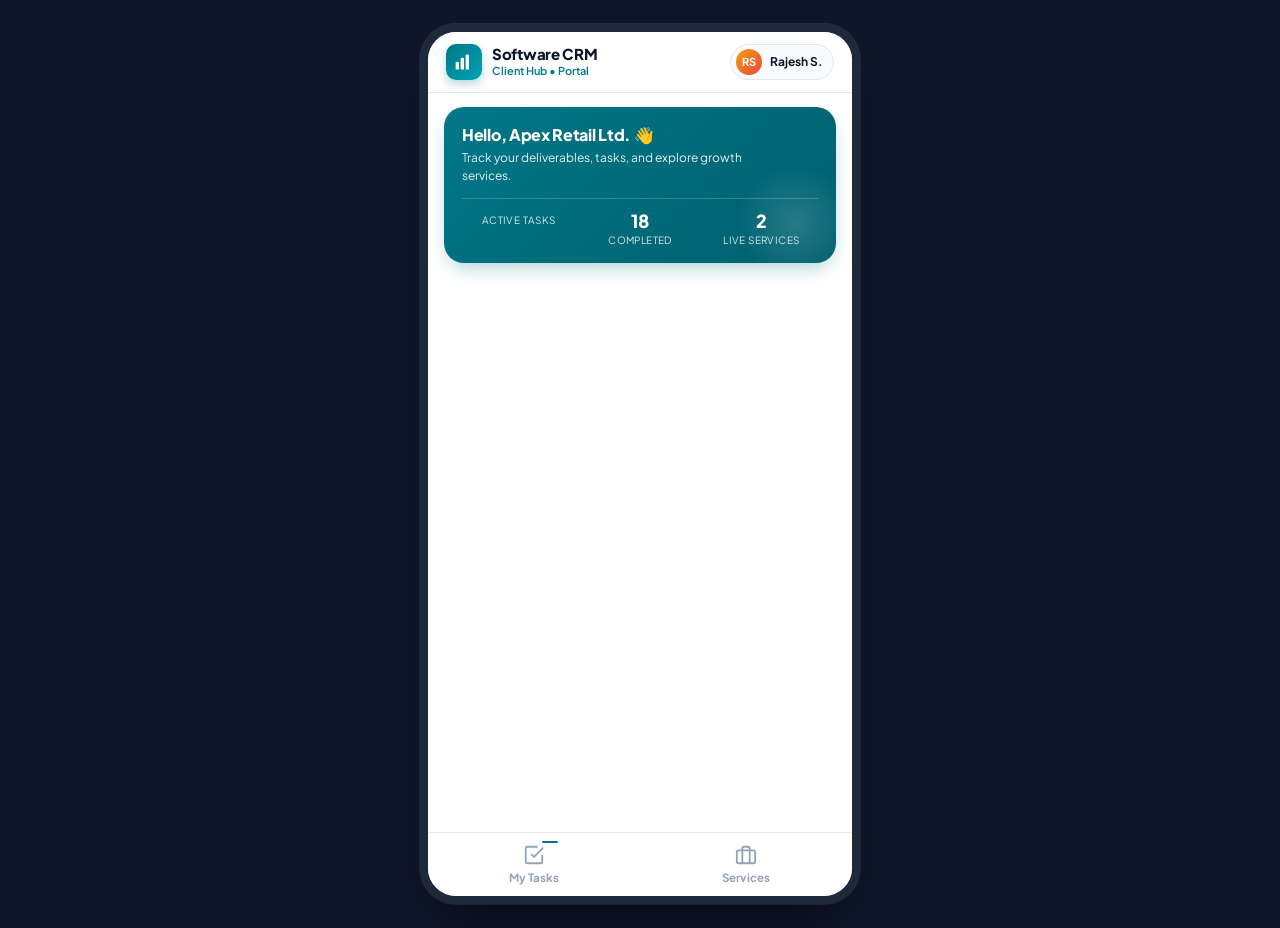
<file: customer/index.html>
<!DOCTYPE html>
<html lang="en">
<head>
  <meta charset="UTF-8">
  <meta name="viewport" content="width=device-width, initial-scale=1.0, maximum-scale=1.0, user-scalable=no, viewport-fit=cover">
  <title>Client Portal &bull; Software CRM</title>
  <link rel="preconnect" href="https://fonts.googleapis.com">
  <link rel="preconnect" href="https://fonts.gstatic.com" crossorigin>
  <link href="https://fonts.googleapis.com/css2?family=Plus+Jakarta+Sans:wght@400;500;600;700;800&display=swap" rel="stylesheet">
  
  <style>
    :root {
      --primary: #007788;
      --primary-dark: #005f6d;
      --primary-light: #e0f2f5;
      --accent: #2563EB;
      --accent-light: #EFF6FF;
      --success: #10B981;
      --success-light: #ECFDF5;
      --warning: #F59E0B;
      --warning-light: #FFFBEB;
      --purple: #8B5CF6;
      --purple-light: #F5F3FF;
      --bg: #F8FAFC;
      --surface: #FFFFFF;
      --border: #E2E8F0;
      --border-subtle: #F1F5F9;
      --text-pri: #0F172A;
      --text-sec: #475569;
      --text-muted: #94A3B8;
      --bottom-bar-height: 64px;
      --header-height: 62px;
      --radius-sm: 8px;
      --radius-md: 14px;
      --radius-lg: 20px;
      --radius-xl: 24px;
    }

    * {
      box-sizing: border-box;
      margin: 0;
      padding: 0;
      -webkit-tap-highlight-color: transparent;
    }

    body {
      font-family: 'Plus Jakarta Sans', -apple-system, BlinkMacSystemFont, 'Segoe UI', Roboto, sans-serif;
      background-color: #E2E8F0;
      color: var(--text-pri);
      line-height: 1.45;
      min-height: 100vh;
      display: flex;
      justify-content: center;
      align-items: flex-start;
      padding: 0;
    }

    /* Device Mockup Shell for Desktop Preview */
    .app-viewport-wrapper {
      width: 100%;
      max-width: 440px;
      min-height: 100vh;
      background: var(--surface);
      position: relative;
      display: flex;
      flex-direction: column;
      box-shadow: 0 20px 40px -15px rgba(0, 0, 0, 0.15);
      overflow-x: hidden;
    }

    @media (min-width: 768px) {
      body {
        padding: 24px 0;
        background: #0F172A;
      }
      .app-viewport-wrapper {
        border-radius: 36px;
        min-height: 880px;
        height: 92vh;
        max-height: 940px;
        border: 8px solid #1E293B;
        box-shadow: 0 25px 60px -15px rgba(0, 0, 0, 0.6), 0 0 0 1px rgba(255, 255, 255, 0.1);
        overflow: hidden;
      }
    }

    /* Top Sticky Client Header */
    .client-header {
      position: sticky;
      top: 0;
      z-index: 40;
      background: rgba(255, 255, 255, 0.94);
      backdrop-filter: blur(12px);
      -webkit-backdrop-filter: blur(12px);
      border-bottom: 1px solid var(--border);
      padding: 12px 18px;
      display: flex;
      align-items: center;
      justify-content: space-between;
    }

    .brand-group {
      display: flex;
      align-items: center;
      gap: 10px;
    }

    .brand-logo-box {
      width: 36px;
      height: 36px;
      border-radius: 10px;
      background: linear-gradient(135deg, #007788, #00A3B4);
      display: flex;
      align-items: center;
      justify-content: center;
      color: #FFFFFF;
      box-shadow: 0 4px 10px rgba(0, 119, 136, 0.3);
      flex-shrink: 0;
    }

    .brand-text h1 {
      font-size: 15px;
      font-weight: 800;
      color: var(--text-pri);
      letter-spacing: -0.3px;
      line-height: 1.15;
    }

    .brand-text p {
      font-size: 11px;
      font-weight: 600;
      color: var(--primary);
    }

    .client-profile-chip {
      display: flex;
      align-items: center;
      gap: 8px;
      background: var(--bg);
      border: 1px solid var(--border);
      padding: 4px 10px 4px 5px;
      border-radius: 999px;
      cursor: pointer;
    }

    .avatar-circle {
      width: 26px;
      height: 26px;
      border-radius: 50%;
      background: linear-gradient(135deg, #F59E0B, #EF4444);
      color: #FFFFFF;
      font-size: 11px;
      font-weight: 700;
      display: flex;
      align-items: center;
      justify-content: center;
    }

    .client-name-txt {
      font-size: 12px;
      font-weight: 700;
      color: var(--text-pri);
      max-width: 100px;
      white-space: nowrap;
      overflow: hidden;
      text-overflow: ellipsis;
    }

    /* Main Scrollable Body */
    .app-main-content {
      flex: 1;
      overflow-y: auto;
      padding-bottom: calc(var(--bottom-bar-height) + 24px);
      -webkit-overflow-scrolling: touch;
    }

    /* Welcome Banner */
    .client-welcome-card {
      margin: 14px 16px;
      padding: 16px 18px;
      background: linear-gradient(135deg, #007788 0%, #005F6D 100%);
      border-radius: var(--radius-lg);
      color: #FFFFFF;
      position: relative;
      overflow: hidden;
      box-shadow: 0 8px 20px -6px rgba(0, 119, 136, 0.4);
    }

    .client-welcome-card::after {
      content: '';
      position: absolute;
      right: -20px;
      bottom: -20px;
      width: 120px;
      height: 120px;
      background: radial-gradient(circle, rgba(255, 255, 255, 0.15) 0%, transparent 70%);
      border-radius: 50%;
    }

    .welcome-title {
      font-size: 16px;
      font-weight: 800;
      letter-spacing: -0.3px;
    }

    .welcome-subtitle {
      font-size: 12px;
      opacity: 0.9;
      margin-top: 3px;
      max-width: 85%;
    }

    .kpi-row {
      display: grid;
      grid-template-columns: repeat(3, 1fr);
      gap: 8px;
      margin-top: 14px;
      padding-top: 12px;
      border-top: 1px solid rgba(255, 255, 255, 0.2);
    }

    .kpi-col {
      text-align: center;
    }

    .kpi-val {
      font-size: 18px;
      font-weight: 800;
      line-height: 1.1;
    }

    .kpi-label {
      font-size: 10px;
      opacity: 0.85;
      text-transform: uppercase;
      letter-spacing: 0.4px;
      margin-top: 2px;
    }

    /* Section Headers */
    .section-header {
      padding: 0 16px;
      margin-bottom: 10px;
      display: flex;
      align-items: center;
      justify-content: space-between;
    }

    .section-title {
      font-size: 15px;
      font-weight: 800;
      color: var(--text-pri);
      letter-spacing: -0.3px;
    }

    .section-badge {
      font-size: 11px;
      font-weight: 700;
      padding: 3px 9px;
      border-radius: 999px;
      background: var(--bg);
      color: var(--text-sec);
      border: 1px solid var(--border);
    }

    /* Category Filter Strip */
    .category-pills-strip {
      display: flex;
      gap: 8px;
      padding: 0 16px 14px;
      overflow-x: auto;
      scrollbar-width: none;
    }

    .category-pills-strip::-webkit-scrollbar {
      display: none;
    }

    .category-pill {
      display: inline-flex;
      align-items: center;
      gap: 6px;
      padding: 7px 14px;
      background: var(--surface);
      border: 1px solid var(--border);
      border-radius: 999px;
      font-size: 12px;
      font-weight: 600;
      color: var(--text-sec);
      white-space: nowrap;
      cursor: pointer;
      transition: all 0.15s ease;
      flex-shrink: 0;
    }

    .category-pill.active {
      background: var(--primary);
      border-color: var(--primary);
      color: #FFFFFF;
      box-shadow: 0 4px 12px rgba(0, 119, 136, 0.25);
    }

    .category-pill:hover:not(.active) {
      background: var(--bg);
      border-color: #CBD5E1;
    }

    /* Search Box */
    .search-bar-wrap {
      padding: 0 16px;
      margin-bottom: 12px;
    }

    .search-input-box {
      width: 100%;
      height: 42px;
      background: var(--bg);
      border: 1px solid var(--border);
      border-radius: var(--radius-md);
      display: flex;
      align-items: center;
      padding: 0 12px;
      gap: 8px;
      transition: all 0.2s;
    }

    .search-input-box:focus-within {
      background: var(--surface);
      border-color: var(--primary);
      box-shadow: 0 0 0 3px rgba(0, 119, 136, 0.1);
    }

    .search-input-box input {
      border: none;
      background: transparent;
      outline: none;
      width: 100%;
      font-size: 13px;
      font-family: inherit;
      color: var(--text-pri);
    }

    /* Card List Container */
    .cards-list {
      padding: 0 16px;
      display: flex;
      flex-direction: column;
      gap: 12px;
    }

    /* Task Card */
    .task-card {
      background: var(--surface);
      border: 1px solid var(--border);
      border-radius: var(--radius-md);
      padding: 14px 16px;
      transition: transform 0.15s ease, box-shadow 0.15s ease;
      position: relative;
      cursor: pointer;
    }

    .task-card:hover {
      box-shadow: 0 6px 18px -4px rgba(0, 0, 0, 0.08);
      border-color: #CBD5E1;
    }

    .task-card-header {
      display: flex;
      align-items: center;
      justify-content: space-between;
      gap: 8px;
      margin-bottom: 8px;
    }

    .badge-category {
      font-size: 10.5px;
      font-weight: 700;
      padding: 3px 8px;
      border-radius: 6px;
      letter-spacing: 0.3px;
      text-transform: uppercase;
    }

    .cat-website {
      background: #EFF6FF;
      color: #2563EB;
      border: 1px solid #BFDBFE;
    }

    .cat-marketing {
      background: #ECFDF5;
      color: #059669;
      border: 1px solid #A7F3D0;
    }

    .cat-design {
      background: #F5F3FF;
      color: #7C3AED;
      border: 1px solid #DDD6FE;
    }

    .cat-seo {
      background: #FFFBEB;
      color: #D97706;
      border: 1px solid #FDE68A;
    }

    .status-pill {
      font-size: 11px;
      font-weight: 700;
      display: inline-flex;
      align-items: center;
      gap: 5px;
      padding: 3px 8px;
      border-radius: 999px;
    }

    .status-in-progress {
      background: #EFF6FF;
      color: #2563EB;
    }

    .status-review {
      background: #FFFBEB;
      color: #D97706;
      border: 1px solid #FDE68A;
    }

    .status-completed {
      background: #ECFDF5;
      color: #059669;
    }

    .status-pulse-dot {
      width: 6px;
      height: 6px;
      border-radius: 50%;
      background: currentColor;
    }

    .task-title {
      font-size: 14px;
      font-weight: 700;
      color: var(--text-pri);
      line-height: 1.35;
      margin-bottom: 4px;
    }

    .task-desc {
      font-size: 12px;
      color: var(--text-sec);
      line-height: 1.4;
      margin-bottom: 12px;
      display: -webkit-box;
      -webkit-line-clamp: 2;
      -webkit-box-orient: vertical;
      overflow: hidden;
    }

    /* Progress Bar */
    .task-progress-wrap {
      margin-bottom: 12px;
    }

    .task-progress-meta {
      display: flex;
      justify-content: space-between;
      font-size: 11px;
      font-weight: 600;
      color: var(--text-sec);
      margin-bottom: 4px;
    }

    .task-progress-bar {
      width: 100%;
      height: 6px;
      background: var(--bg);
      border-radius: 999px;
      overflow: hidden;
    }

    .task-progress-fill {
      height: 100%;
      background: linear-gradient(90deg, #007788, #10B981);
      border-radius: 999px;
      transition: width 0.3s ease;
    }

    /* Task Footer */
    .task-footer {
      display: flex;
      align-items: center;
      justify-content: space-between;
      padding-top: 10px;
      border-top: 1px solid var(--border-subtle);
      font-size: 11.5px;
      color: var(--text-muted);
    }

    .task-pm {
      display: flex;
      align-items: center;
      gap: 6px;
    }

    .pm-avatar {
      width: 22px;
      height: 22px;
      border-radius: 50%;
      background: #E2E8F0;
      color: var(--text-pri);
      font-size: 9.5px;
      font-weight: 700;
      display: flex;
      align-items: center;
      justify-content: center;
    }

    .task-btn-action {
      background: none;
      border: none;
      color: var(--primary);
      font-size: 11.5px;
      font-weight: 700;
      cursor: pointer;
      display: inline-flex;
      align-items: center;
      gap: 4px;
      padding: 4px 6px;
      border-radius: 6px;
    }

    .task-btn-action:hover {
      background: var(--primary-light);
    }

    /* ==========================================================================
       TAB 2: SERVICES STYLING
       ========================================================================== */
    .service-card {
      background: var(--surface);
      border: 1px solid var(--border);
      border-radius: var(--radius-lg);
      padding: 16px;
      transition: all 0.2s ease;
      position: relative;
    }

    .service-card:hover {
      border-color: var(--primary);
      box-shadow: 0 8px 24px -6px rgba(0, 119, 136, 0.15);
      transform: translateY(-2px);
    }

    .service-card-top {
      display: flex;
      align-items: flex-start;
      gap: 12px;
      margin-bottom: 12px;
    }

    .service-icon-box {
      width: 44px;
      height: 44px;
      border-radius: var(--radius-md);
      display: flex;
      align-items: center;
      justify-content: center;
      flex-shrink: 0;
    }

    .icon-box-web {
      background: #EFF6FF;
      color: #2563EB;
      border: 1px solid #DBEAFE;
    }

    .icon-box-mkt {
      background: #ECFDF5;
      color: #059669;
      border: 1px solid #D1FAE5;
    }

    .service-meta-head {
      flex: 1;
      min-width: 0;
    }

    .service-tag {
      font-size: 10px;
      font-weight: 800;
      text-transform: uppercase;
      letter-spacing: 0.5px;
      color: var(--primary);
    }

    .service-title {
      font-size: 15px;
      font-weight: 800;
      color: var(--text-pri);
      line-height: 1.25;
      margin-top: 2px;
    }

    .service-desc {
      font-size: 12.5px;
      color: var(--text-sec);
      line-height: 1.45;
      margin-bottom: 14px;
    }

    .features-list {
      list-style: none;
      display: flex;
      flex-direction: column;
      gap: 6px;
      margin-bottom: 14px;
      padding: 10px 12px;
      background: var(--bg);
      border-radius: var(--radius-sm);
    }

    .features-list li {
      font-size: 11.5px;
      color: var(--text-pri);
      display: flex;
      align-items: center;
      gap: 8px;
    }

    .features-list li svg {
      color: var(--success);
      flex-shrink: 0;
    }

    .service-card-footer {
      display: flex;
      align-items: center;
      justify-content: space-between;
      gap: 10px;
      padding-top: 12px;
      border-top: 1px solid var(--border-subtle);
    }

    .price-box {
      display: flex;
      flex-direction: column;
    }

    .price-label {
      font-size: 10px;
      font-weight: 600;
      color: var(--text-muted);
      text-transform: uppercase;
    }

    .price-amount {
      font-size: 16px;
      font-weight: 800;
      color: var(--text-pri);
      letter-spacing: -0.3px;
    }

    .btn-inquire {
      background: var(--primary);
      color: #FFFFFF;
      border: none;
      padding: 8px 16px;
      border-radius: 10px;
      font-size: 12.5px;
      font-weight: 700;
      cursor: pointer;
      display: inline-flex;
      align-items: center;
      gap: 6px;
      transition: background 0.15s, transform 0.1s;
      font-family: inherit;
    }

    .btn-inquire:hover {
      background: var(--primary-dark);
      transform: translateY(-1px);
    }

    /* Fixed Bottom Navigation Bar (ONLY 2 Menus) */
    .customer-bottom-bar {
      position: absolute;
      bottom: 0;
      left: 0;
      right: 0;
      height: var(--bottom-bar-height);
      background: rgba(255, 255, 255, 0.96);
      backdrop-filter: blur(14px);
      -webkit-backdrop-filter: blur(14px);
      border-top: 1px solid var(--border);
      display: grid;
      grid-template-columns: 1fr 1fr;
      z-index: 50;
      padding-bottom: env(safe-area-inset-bottom, 0px);
    }

    .tab-btn {
      display: flex;
      flex-direction: column;
      align-items: center;
      justify-content: center;
      gap: 4px;
      background: none;
      border: none;
      color: var(--text-muted);
      font-family: inherit;
      cursor: pointer;
      position: relative;
      transition: color 0.15s ease;
      height: 100%;
    }

    .tab-btn.active {
      color: var(--primary);
    }

    .tab-btn svg {
      width: 22px;
      height: 22px;
      stroke-width: 2;
      transition: transform 0.15s ease;
    }

    .tab-btn.active svg {
      stroke-width: 2.3;
      transform: scale(1.08);
    }

    .tab-label {
      font-size: 11.5px;
      font-weight: 700;
      letter-spacing: 0.1px;
    }

    .tab-badge {
      position: absolute;
      top: 8px;
      right: calc(50% - 24px);
      background: var(--primary);
      color: #FFFFFF;
      font-size: 9.5px;
      font-weight: 800;
      padding: 1px 5px;
      border-radius: 999px;
      min-width: 16px;
      text-align: center;
    }

    /* Active indicator bar on top of selected bottom tab */
    .tab-btn.active::before {
      content: '';
      position: absolute;
      top: 0;
      width: 40px;
      height: 3px;
      background: var(--primary);
      border-radius: 0 0 4px 4px;
    }

    /* Modals */
    .modal-backdrop {
      position: fixed;
      inset: 0;
      background: rgba(15, 23, 42, 0.6);
      backdrop-filter: blur(4px);
      z-index: 100;
      display: flex;
      align-items: flex-end;
      justify-content: center;
    }

    @media (min-width: 768px) {
      .modal-backdrop {
        align-items: center;
      }
    }

    .modal-dialog {
      background: var(--surface);
      width: 100%;
      max-width: 440px;
      border-radius: var(--radius-xl) var(--radius-xl) 0 0;
      padding: 20px 20px 28px;
      max-height: 85vh;
      overflow-y: auto;
      box-shadow: 0 -10px 30px rgba(0, 0, 0, 0.2);
      animation: slideUp 0.25s cubic-bezier(0.16, 1, 0.3, 1);
    }

    @media (min-width: 768px) {
      .modal-dialog {
        border-radius: var(--radius-xl);
      }
    }

    @keyframes slideUp {
      from { transform: translateY(100%); }
      to { transform: translateY(0); }
    }

    .modal-close-row {
      display: flex;
      justify-content: flex-end;
      margin-bottom: 8px;
    }

    .btn-close-modal {
      width: 32px;
      height: 32px;
      border-radius: 50%;
      background: var(--bg);
      border: 1px solid var(--border);
      display: flex;
      align-items: center;
      justify-content: center;
      cursor: pointer;
      color: var(--text-sec);
    }

    .btn-whatsapp-cta {
      display: flex;
      align-items: center;
      justify-content: center;
      gap: 8px;
      width: 100%;
      padding: 13px 18px;
      background: #25D366;
      color: #FFFFFF !important;
      border-radius: var(--radius-md);
      font-size: 13.5px;
      font-weight: 700;
      text-decoration: none;
      cursor: pointer;
      box-shadow: 0 4px 14px rgba(37, 211, 102, 0.35);
      margin-top: 14px;
      font-family: inherit;
      border: none;
    }

    .btn-whatsapp-cta:hover {
      background: #20BA5A;
    }

    [x-cloak] {
      display: none !important;
    }
  </style>
</head>
<body x-data="customerPortalApp()" x-cloak>

  <div class="app-viewport-wrapper">

    <!-- Top Sticky Customer Header -->
    <header class="client-header">
      <div class="brand-group">
        <div class="brand-logo-box">
          <svg width="20" height="20" viewBox="0 0 24 24" fill="none">
            <rect x="2" y="12" width="4" height="9" rx="1" fill="#FFFFFF"/>
            <rect x="8" y="7" width="4" height="14" rx="1" fill="#FFFFFF"/>
            <rect x="14" y="3" width="4" height="18" rx="1" fill="#FFFFFF"/>
          </svg>
        </div>
        <div class="brand-text">
          <h1>Software CRM</h1>
          <p>Client Hub &bull; Portal</p>
        </div>
      </div>

      <!-- Customer Profile Chip -->
      <div class="client-profile-chip" @click="showSupportModal = true" title="Contact Account Manager">
        <div class="avatar-circle">RS</div>
        <span class="client-name-txt">Rajesh S.</span>
      </div>
    </header>

    <!-- Main Content Area -->
    <main class="app-main-content">

      <!-- Welcome Overview Card -->
      <div class="client-welcome-card">
        <div class="welcome-title">Hello, Apex Retail Ltd. 👋</div>
        <div class="welcome-subtitle">Track your deliverables, tasks, and explore growth services.</div>
        <div class="kpi-row">
          <div class="kpi-col">
            <div class="kpi-val" x-text="activeTasksCount">5</div>
            <div class="kpi-label">Active Tasks</div>
          </div>
          <div class="kpi-col">
            <div class="kpi-val">18</div>
            <div class="kpi-label">Completed</div>
          </div>
          <div class="kpi-col">
            <div class="kpi-val">2</div>
            <div class="kpi-label">Live Services</div>
          </div>
        </div>
      </div>

      <!-- ═══════════════════════════════════════════════════
           SCREEN / TAB 1: MY TASKS
           ═══════════════════════════════════════════════════ -->
      <div x-show="currentTab === 'tasks'" x-transition:enter.opacity.duration.200ms>
        
        <!-- Header -->
        <div class="section-header">
          <h2 class="section-title">My Tasks &amp; Milestones</h2>
          <span class="section-badge" x-text="filteredTasks.length + ' Tasks'"></span>
        </div>

        <!-- Search Bar -->
        <div class="search-bar-wrap">
          <div class="search-input-box">
            <svg width="18" height="18" viewBox="0 0 24 24" fill="none" stroke="var(--text-muted)" stroke-width="2">
              <circle cx="11" cy="11" r="8"></circle>
              <line x1="21" y1="21" x2="16.65" y2="16.65"></line>
            </svg>
            <input 
              type="text" 
              placeholder="Search tasks, milestones, deliverables..." 
              x-model="taskSearch"
            />
          </div>
        </div>

        <!-- Category Filter Pills -->
        <div class="category-pills-strip">
          <button 
            type="button" 
            class="category-pill" 
            :class="{ 'active': selectedCategory === 'all' }"
            @click="selectedCategory = 'all'"
          >
            All Categories
          </button>
          <button 
            type="button" 
            class="category-pill" 
            :class="{ 'active': selectedCategory === 'website' }"
            @click="selectedCategory = 'website'"
          >
            🌐 Website Development
          </button>
          <button 
            type="button" 
            class="category-pill" 
            :class="{ 'active': selectedCategory === 'marketing' }"
            @click="selectedCategory = 'marketing'"
          >
            📈 Digital Marketing
          </button>
          <button 
            type="button" 
            class="category-pill" 
            :class="{ 'active': selectedCategory === 'seo' }"
            @click="selectedCategory = 'seo'"
          >
            🔍 SEO &amp; Analytics
          </button>
          <button 
            type="button" 
            class="category-pill" 
            :class="{ 'active': selectedCategory === 'design' }"
            @click="selectedCategory = 'design'"
          >
            🎨 UI/UX &amp; Branding
          </button>
        </div>

        <!-- Tasks Cards List -->
        <div class="cards-list">
          <template x-for="task in filteredTasks" :key="task.id">
            <div class="task-card" @click="openTaskDetail(task)">
              
              <!-- Card Top Row: Category + Status -->
              <div class="task-card-header">
                <span class="badge-category" :class="task.categoryClass" x-text="task.categoryName"></span>
                <span class="status-pill" :class="task.statusClass">
                  <span class="status-pulse-dot" x-show="task.status === 'In Progress'"></span>
                  <span x-text="task.status"></span>
                </span>
              </div>

              <!-- Task Title & Description -->
              <h3 class="task-title" x-text="task.title"></h3>
              <p class="task-desc" x-text="task.description"></p>

              <!-- Progress Bar -->
              <div class="task-progress-wrap">
                <div class="task-progress-meta">
                  <span x-text="task.milestoneText"></span>
                  <span x-text="task.progress + '%'"></span>
                </div>
                <div class="task-progress-bar">
                  <div class="task-progress-fill" :style="'width: ' + task.progress + '%'"></div>
                </div>
              </div>

              <!-- Task Footer -->
              <div class="task-footer">
                <div class="task-pm">
                  <div class="pm-avatar" x-text="task.pmInitials"></div>
                  <span x-text="'Lead: ' + task.pmName"></span>
                </div>
                <button type="button" class="task-btn-action">
                  <span>View Details</span>
                  <svg width="14" height="14" viewBox="0 0 24 24" fill="none" stroke="currentColor" stroke-width="2.5">
                    <polyline points="9 18 15 12 9 6"></polyline>
                  </svg>
                </button>
              </div>

            </div>
          </template>

          <div x-show="filteredTasks.length === 0" style="text-align: center; padding: 40px 20px; color: var(--text-muted);">
            <svg width="40" height="40" viewBox="0 0 24 24" fill="none" stroke="currentColor" stroke-width="1.5" style="margin: 0 auto 10px;">
              <circle cx="12" cy="12" r="10"></circle>
              <line x1="8" y1="12" x2="16" y2="12"></line>
            </svg>
            <div style="font-size: 14px; font-weight: 700; color: var(--text-sec);">No tasks found</div>
            <div style="font-size: 12px; margin-top: 4px;">Try selecting another category or clear search.</div>
          </div>
        </div>

      </div>

      <!-- ═══════════════════════════════════════════════════
           SCREEN / TAB 2: SERVICES (Website & Marketing)
           ═══════════════════════════════════════════════════ -->
      <div x-show="currentTab === 'services'" x-transition:enter.opacity.duration.200ms>
        
        <!-- Header -->
        <div class="section-header">
          <h2 class="section-title">Explore Growth Services</h2>
          <span class="section-badge" x-text="filteredServices.length + ' Services'"></span>
        </div>

        <!-- Category Filter Pills -->
        <div class="category-pills-strip">
          <button 
            type="button" 
            class="category-pill" 
            :class="{ 'active': serviceCategory === 'all' }"
            @click="serviceCategory = 'all'"
          >
            All Services
          </button>
          <button 
            type="button" 
            class="category-pill" 
            :class="{ 'active': serviceCategory === 'website' }"
            @click="serviceCategory = 'website'"
          >
            🌐 Website Services
          </button>
          <button 
            type="button" 
            class="category-pill" 
            :class="{ 'active': serviceCategory === 'marketing' }"
            @click="serviceCategory = 'marketing'"
          >
            📈 Marketing Services
          </button>
        </div>

        <!-- Services Cards List -->
        <div class="cards-list">
          <template x-for="service in filteredServices" :key="service.id">
            <div class="service-card">
              
              <!-- Service Top Info -->
              <div class="service-card-top">
                <div class="service-icon-box" :class="service.category === 'website' ? 'icon-box-web' : 'icon-box-mkt'">
                  <!-- Web Icon -->
                  <svg x-show="service.category === 'website'" width="22" height="22" viewBox="0 0 24 24" fill="none" stroke="currentColor" stroke-width="2">
                    <circle cx="12" cy="12" r="10"></circle>
                    <line x1="2" y1="12" x2="22" y2="12"></line>
                    <path d="M12 2a15.3 15.3 0 0 1 4 10 15.3 15.3 0 0 1-4 10 15.3 15.3 0 0 1-4-10 15.3 15.3 0 0 1 4-10z"></path>
                  </svg>
                  <!-- Marketing Icon -->
                  <svg x-show="service.category === 'marketing'" width="22" height="22" viewBox="0 0 24 24" fill="none" stroke="currentColor" stroke-width="2">
                    <polyline points="23 6 13.5 15.5 8.5 10.5 1 18"></polyline>
                    <polyline points="17 6 23 6 23 12"></polyline>
                  </svg>
                </div>
                <div class="service-meta-head">
                  <div class="service-tag" x-text="service.categoryTitle"></div>
                  <h3 class="service-title" x-text="service.title"></h3>
                </div>
              </div>

              <!-- Service Description -->
              <p class="service-desc" x-text="service.description"></p>

              <!-- Deliverables Checklist -->
              <ul class="features-list">
                <template x-for="(feat, idx) in service.features" :key="idx">
                  <li>
                    <svg width="14" height="14" viewBox="0 0 24 24" fill="none" stroke="currentColor" stroke-width="2.5">
                      <polyline points="20 6 9 17 4 12"></polyline>
                    </svg>
                    <span x-text="feat"></span>
                  </li>
                </template>
              </ul>

              <!-- Card Bottom Pricing & Order Action -->
              <div class="service-card-footer">
                <div class="price-box">
                  <span class="price-label">Starting At</span>
                  <span class="price-amount" x-text="service.price"></span>
                </div>
                <button type="button" class="btn-inquire" @click="openServiceInquiry(service)">
                  <span>Inquire / Order</span>
                  <svg width="14" height="14" viewBox="0 0 24 24" fill="none" stroke="currentColor" stroke-width="2.5">
                    <line x1="5" y1="12" x2="19" y2="12"></line>
                    <polyline points="12 5 19 12 12 19"></polyline>
                  </svg>
                </button>
              </div>

            </div>
          </template>
        </div>

      </div>

    </main>

    <!-- ═══════════════════════════════════════════════════
         FIXED TWO-MENU BOTTOM NAVIGATION BAR
         Only 2 Bottom Options as Requested:
         1. My Tasks
         2. Services
         ═══════════════════════════════════════════════════ -->
    <nav class="customer-bottom-bar">
      <!-- 1. My Tasks Menu -->
      <button 
        type="button" 
        class="tab-btn" 
        :class="{ 'active': currentTab === 'tasks' }"
        @click="currentTab = 'tasks'"
      >
        <span class="tab-badge" x-text="activeTasksCount"></span>
        <svg viewBox="0 0 24 24" fill="none" stroke="currentColor">
          <path d="M9 11l3 3L22 4"/>
          <path d="M21 12v7a2 2 0 0 1-2 2H5a2 2 0 0 1-2-2V5a2 2 0 0 1 2-2h11"/>
        </svg>
        <span class="tab-label">My Tasks</span>
      </button>

      <!-- 2. Services Menu -->
      <button 
        type="button" 
        class="tab-btn" 
        :class="{ 'active': currentTab === 'services' }"
        @click="currentTab = 'services'"
      >
        <svg viewBox="0 0 24 24" fill="none" stroke="currentColor">
          <rect x="2" y="7" width="20" height="14" rx="2" ry="2"/>
          <path d="M16 21V5a2 2 0 0 0-2-2h-4a2 2 0 0 0-2 2v16"/>
        </svg>
        <span class="tab-label">Services</span>
      </button>
    </nav>

    <!-- ═══════════════════════════════════════════════════
         MODAL 1: TASK DETAIL & FEEDBACK MODAL
         ═══════════════════════════════════════════════════ -->
    <div 
      class="modal-backdrop" 
      x-show="showTaskModal" 
      x-transition:enter="transition ease-out duration-200"
      x-transition:enter-start="opacity-0"
      x-transition:enter-end="opacity-100"
      x-transition:leave="transition ease-in duration-150"
      x-transition:leave-start="opacity-100"
      x-transition:leave-end="opacity-0"
      @click.self="showTaskModal = false"
    >
      <div class="modal-dialog" x-show="selectedTask">
        <div class="modal-close-row">
          <button class="btn-close-modal" @click="showTaskModal = false">&times;</button>
        </div>

        <div style="display: flex; align-items: center; gap: 8px; margin-bottom: 8px;">
          <span class="badge-category" :class="selectedTask?.categoryClass" x-text="selectedTask?.categoryName"></span>
          <span class="status-pill" :class="selectedTask?.statusClass" x-text="selectedTask?.status"></span>
        </div>

        <h3 style="font-size: 17px; font-weight: 800; color: var(--text-pri);" x-text="selectedTask?.title"></h3>
        <p style="font-size: 13px; color: var(--text-sec); margin: 6px 0 16px;" x-text="selectedTask?.description"></p>

        <!-- Milestones Checklist -->
        <div style="background: var(--bg); border: 1px solid var(--border); border-radius: 12px; padding: 14px; margin-bottom: 16px;">
          <div style="font-size: 12px; font-weight: 700; color: var(--text-muted); text-transform: uppercase; margin-bottom: 10px;">
            Deliverable Milestones
          </div>
          <div style="display: flex; flex-direction: column; gap: 8px;">
            <template x-for="(m, idx) in selectedTask?.milestones || []" :key="idx">
              <div style="display: flex; align-items: center; gap: 8px; font-size: 12.5px;">
                <span x-show="m.done" style="color: var(--success); font-weight: 700;">✓</span>
                <span x-show="!m.done" style="color: var(--text-muted); font-weight: 700;">○</span>
                <span :style="m.done ? 'text-decoration: line-through; opacity: 0.7;' : 'font-weight: 600;'" x-text="m.name"></span>
              </div>
            </template>
          </div>
        </div>

        <!-- Manager Contact on WhatsApp -->
        <a 
          :href="'https://wa.me/919460478224?text=' + encodeURIComponent('Hello! I am inquiring about Task: ' + (selectedTask?.title || ''))"
          target="_blank" 
          rel="noopener noreferrer"
          class="btn-whatsapp-cta"
        >
          <svg width="20" height="20" viewBox="0 0 24 24" fill="#FFFFFF">
            <path d="M12.04 2C6.58 2 2.13 6.45 2.13 11.91C2.13 13.66 2.59 15.36 3.45 16.86L2.05 22L7.3 20.62C8.75 21.41 10.38 21.83 12.04 21.83C17.5 21.83 21.95 17.38 21.95 11.92C21.95 9.27 20.92 6.78 19.05 4.91C17.18 3.04 14.69 2 12.04 2ZM12.04 20.15C10.56 20.15 9.11 19.76 7.85 19.01L7.55 18.83L4.43 19.65L5.26 16.61L5.06 16.29C4.24 14.99 3.8 13.47 3.8 11.91C3.8 7.37 7.5 3.67 12.05 3.67C14.25 3.67 16.31 4.53 17.87 6.09C19.42 7.65 20.28 9.72 20.28 11.92C20.28 16.46 16.58 20.15 12.04 20.15ZM16.56 14.44C16.31 14.32 15.1 13.72 14.88 13.64C14.65 13.56 14.49 13.52 14.32 13.76C14.16 14.01 13.69 14.56 13.55 14.73C13.41 14.89 13.26 14.91 13.01 14.79C12.77 14.66 11.98 14.41 11.04 13.57C10.31 12.92 9.81 12.11 9.67 11.87C9.53 11.62 9.65 11.49 9.77 11.37C9.88 11.26 10.02 11.08 10.14 10.94C10.26 10.8 10.3 10.7 10.39 10.53C10.47 10.37 10.43 10.22 10.37 10.1C10.31 9.98 9.82 8.77 9.61 8.28C9.41 7.8 9.21 7.86 9.06 7.86C8.92 7.85 8.76 7.85 8.59 7.85C8.43 7.85 8.16 7.91 7.94 8.15C7.71 8.4 7.08 8.99 7.08 10.19C7.08 11.39 7.96 12.55 8.08 12.71C8.2 12.88 9.8 15.34 12.24 16.39C12.82 16.64 13.27 16.79 13.63 16.9C14.21 17.09 14.74 17.06 15.16 17C15.63 16.93 16.59 16.42 16.79 15.85C17 15.28 17 14.79 16.93 14.69C16.87 14.58 16.81 14.56 16.56 14.44Z"/>
          </svg>
          <span>Chat with Project Lead (+91 94604 78224)</span>
        </a>
      </div>
    </div>

    <!-- ═══════════════════════════════════════════════════
         MODAL 2: SERVICE INQUIRY / ORDER MODAL
         ═══════════════════════════════════════════════════ -->
    <div 
      class="modal-backdrop" 
      x-show="showServiceModal" 
      x-transition:enter="transition ease-out duration-200"
      x-transition:enter-start="opacity-0"
      x-transition:enter-end="opacity-100"
      x-transition:leave="transition ease-in duration-150"
      x-transition:leave-start="opacity-100"
      x-transition:leave-end="opacity-0"
      @click.self="showServiceModal = false"
    >
      <div class="modal-dialog" x-show="selectedService">
        <div class="modal-close-row">
          <button class="btn-close-modal" @click="showServiceModal = false">&times;</button>
        </div>

        <div class="service-tag" x-text="selectedService?.categoryTitle"></div>
        <h3 style="font-size: 18px; font-weight: 800; color: var(--text-pri); margin: 3px 0 6px;" x-text="selectedService?.title"></h3>
        <p style="font-size: 13px; color: var(--text-sec); margin-bottom: 14px;" x-text="selectedService?.description"></p>

        <div style="background: var(--bg); border: 1px solid var(--border); border-radius: 12px; padding: 14px; margin-bottom: 16px;">
          <div style="display: flex; justify-content: space-between; align-items: baseline; margin-bottom: 8px;">
            <span style="font-size: 12px; font-weight: 700; color: var(--text-muted); text-transform: uppercase;">Standard Package</span>
            <span style="font-size: 18px; font-weight: 800; color: var(--primary);" x-text="selectedService?.price"></span>
          </div>
          <div style="font-size: 11.5px; color: var(--text-sec);">Includes full implementation, QA testing, and 30-day post-launch support.</div>
        </div>

        <!-- 1-Tap WhatsApp Request -->
        <a 
          :href="'https://wa.me/919460478224?text=' + encodeURIComponent('Hello! I would like to order / inquire about: ' + (selectedService?.title || '') + ' (' + (selectedService?.price || '') + ') for my business.')"
          target="_blank" 
          rel="noopener noreferrer"
          class="btn-whatsapp-cta"
        >
          <svg width="20" height="20" viewBox="0 0 24 24" fill="#FFFFFF">
            <path d="M12.04 2C6.58 2 2.13 6.45 2.13 11.91C2.13 13.66 2.59 15.36 3.45 16.86L2.05 22L7.3 20.62C8.75 21.41 10.38 21.83 12.04 21.83C17.5 21.83 21.95 17.38 21.95 11.92C21.95 9.27 20.92 6.78 19.05 4.91C17.18 3.04 14.69 2 12.04 2ZM12.04 20.15C10.56 20.15 9.11 19.76 7.85 19.01L7.55 18.83L4.43 19.65L5.26 16.61L5.06 16.29C4.24 14.99 3.8 13.47 3.8 11.91C3.8 7.37 7.5 3.67 12.05 3.67C14.25 3.67 16.31 4.53 17.87 6.09C19.42 7.65 20.28 9.72 20.28 11.92C20.28 16.46 16.58 20.15 12.04 20.15ZM16.56 14.44C16.31 14.32 15.1 13.72 14.88 13.64C14.65 13.56 14.49 13.52 14.32 13.76C14.16 14.01 13.69 14.56 13.55 14.73C13.41 14.89 13.26 14.91 13.01 14.79C12.77 14.66 11.98 14.41 11.04 13.57C10.31 12.92 9.81 12.11 9.67 11.87C9.53 11.62 9.65 11.49 9.77 11.37C9.88 11.26 10.02 11.08 10.14 10.94C10.26 10.8 10.3 10.7 10.39 10.53C10.47 10.37 10.43 10.22 10.37 10.1C10.31 9.98 9.82 8.77 9.61 8.28C9.41 7.8 9.21 7.86 9.06 7.86C8.92 7.85 8.76 7.85 8.59 7.85C8.43 7.85 8.16 7.91 7.94 8.15C7.71 8.4 7.08 8.99 7.08 10.19C7.08 11.39 7.96 12.55 8.08 12.71C8.2 12.88 9.8 15.34 12.24 16.39C12.82 16.64 13.27 16.79 13.63 16.9C14.21 17.09 14.74 17.06 15.16 17C15.63 16.93 16.59 16.42 16.79 15.85C17 15.28 17 14.79 16.93 14.69C16.87 14.58 16.81 14.56 16.56 14.44Z"/>
          </svg>
          <span>Order via WhatsApp (+91 94604 78224)</span>
        </a>
      </div>
    </div>

  </div>

  <!-- Local Alpine.js or CDN fallback -->
  <script src="alpine.min.js"></script>
  <script>
    if (!window.Alpine) {
      document.write('<script src="https://unpkg.com/alpinejs@3.13.5/dist/cdn.min.js"><\/script>');
    }
  </script>

  <script>
    function customerPortalApp() {
      return {
        // Active bottom navigation tab: 'tasks' | 'services'
        currentTab: 'tasks',

        // Tasks Filtering
        selectedCategory: 'all',
        taskSearch: '',
        showTaskModal: false,
        selectedTask: null,

        // Services Filtering
        serviceCategory: 'all',
        showServiceModal: false,
        selectedService: null,
        showSupportModal: false,

        // Sample Customer Tasks Data (Categorized)
        tasks: [
          {
            id: 1,
            title: 'E-Commerce Checkout & Payment Gateway',
            category: 'website',
            categoryName: 'Website',
            categoryClass: 'cat-website',
            status: 'In Progress',
            statusClass: 'status-in-progress',
            description: 'Integrating Razorpay UPI, Netbanking and Cards payment gateway with webhook verification for order processing.',
            progress: 80,
            milestoneText: '3 of 4 milestones complete',
            pmName: 'Rahul Sharma',
            pmInitials: 'RS',
            milestones: [
              { name: 'Payment gateway API keys configuration', done: true },
              { name: 'Order cart checkout UI redesign', done: true },
              { name: 'Webhook payment confirmation testing', done: true },
              { name: 'Live production transactions test', done: false }
            ]
          },
          {
            id: 2,
            title: 'Meta Ads Festive Campaign Setup',
            category: 'marketing',
            categoryName: 'Marketing',
            categoryClass: 'cat-marketing',
            status: 'Under Review',
            statusClass: 'status-review',
            description: 'Created 8 video reels and 12 carousel creatives targeting tier-1 fashion buyers with 4.5x target ROAS.',
            progress: 65,
            milestoneText: 'Waiting for client creative approval',
            pmName: 'Priya Verma',
            pmInitials: 'PV',
            milestones: [
              { name: 'Target custom audience segmentation', done: true },
              { name: 'Ad copy & creative banners design', done: true },
              { name: 'Client review and feedback approval', done: false },
              { name: 'Campaign launch and pixel tracking', done: false }
            ]
          },
          {
            id: 3,
            title: 'Mobile Speed Optimization & Core Web Vitals',
            category: 'website',
            categoryName: 'Website',
            categoryClass: 'cat-website',
            status: 'In Progress',
            statusClass: 'status-in-progress',
            description: 'Compressing WebP assets, lazy loading media, and minifying bundle CSS/JS to achieve < 1.2s mobile loading.',
            progress: 45,
            milestoneText: 'Asset compression ongoing',
            pmName: 'Amit Patel',
            pmInitials: 'AP',
            milestones: [
              { name: 'Core Web Vitals baseline audit', done: true },
              { name: 'Next-gen WebP image conversions', done: true },
              { name: 'Critical CSS rendering path fix', done: false },
              { name: 'Server caching & CDN activation', done: false }
            ]
          },
          {
            id: 4,
            title: 'Monthly SEO Keyword Ranking & Backlinks',
            category: 'seo',
            categoryName: 'SEO',
            categoryClass: 'cat-seo',
            status: 'In Progress',
            statusClass: 'status-in-progress',
            description: 'Publishing 4 optimized pillar articles and acquiring 15 high-DA guest posting backlinks for retail keywords.',
            progress: 90,
            milestoneText: '14 of 15 backlinks indexed',
            pmName: 'Sneha Kapoor',
            pmInitials: 'SK',
            milestones: [
              { name: 'Competitor gap analysis', done: true },
              { name: '4 SEO pillar articles published', done: true },
              { name: '15 High-DA contextual backlinks', done: true },
              { name: 'Monthly Google Search Console report', done: false }
            ]
          },
          {
            id: 5,
            title: 'Brand Identity & Social Media Templates',
            category: 'design',
            categoryName: 'Design',
            categoryClass: 'cat-design',
            status: 'Completed',
            statusClass: 'status-completed',
            description: 'Delivered Canva & Figma editable brand post templates, typography kit, and Instagram highlights cover set.',
            progress: 100,
            milestoneText: 'All assets delivered to client drive',
            pmName: 'Priya Verma',
            pmInitials: 'PV',
            milestones: [
              { name: 'Brand color palette & typography selection', done: true },
              { name: 'Figma master template design', done: true },
              { name: 'Canva editable team templates', done: true },
              { name: 'Client final signoff & handover', done: true }
            ]
          }
        ],

        // Sample Available Services (Categorized: Website & Marketing)
        services: [
          {
            id: 1,
            title: 'Custom Business Website Development',
            category: 'website',
            categoryTitle: 'Website Services',
            description: 'High-speed, modern, mobile-responsive custom website built for conversion, SEO ranking, and lead generation.',
            price: '₹14,999',
            features: [
              '5-8 Custom Responsive Pages (Home, About, Services, etc.)',
              'Fast Loading (< 1.5s) & SEO-Structured Semantic Code',
              'WhatsApp & Lead Generation Form Integration',
              '1-Year Free Domain, SSL & Server Maintenance Support'
            ]
          },
          {
            id: 2,
            title: 'E-Commerce Online Store with Payments',
            category: 'website',
            categoryTitle: 'Website Services',
            description: 'Full-featured online store with payment gateways, automated WhatsApp order alerts, inventory, and order tracking.',
            price: '₹24,999',
            features: [
              'Razorpay, Stripe, UPI & Cash on Delivery (COD) Checkout',
              'Automated WhatsApp Customer Order Notifications',
              'Catalog Management for up to 500 Products',
              'Discount Coupons, Abandoned Cart Recovery & Invoice PDF'
            ]
          },
          {
            id: 3,
            title: 'Google & Meta (FB/Insta) Performance Ads',
            category: 'marketing',
            categoryTitle: 'Marketing Services',
            description: 'Targeted performance marketing campaigns generating qualified customer inquiries with high Return On Ad Spend (ROAS).',
            price: '₹11,999/mo',
            features: [
              'Pixel Setup, Conversion Tracking & Custom Audience Segments',
              'Persuasive Ad Copywriting & High-CTR Banner Creatives',
              'Weekly Bid Optimization & A/B Split Testing',
              'Transparent Weekly Leads & ROI Analytics Reporting'
            ]
          },
          {
            id: 4,
            title: 'Complete Social Media Management (SMM)',
            category: 'marketing',
            categoryTitle: 'Marketing Services',
            description: 'Consistent organic presence building social authority, viral reels, community trust, and customer followers.',
            price: '₹9,999/mo',
            features: [
              '16 Premium Designed Posts & Trending Video Reels/Month',
              'Hashtag Research, Viral Hooks & Caption Writing',
              'Daily Story Updates & Direct Message Interaction',
              'Monthly Growth & Engagement Analytics Audit'
            ]
          },
          {
            id: 5,
            title: 'High-Converting Landing Page Funnel',
            category: 'website',
            categoryTitle: 'Website Services',
            description: 'Laser-focused sales landing page engineered to turn paid advertising clicks into paying leads and customers.',
            price: '₹7,999',
            features: [
              'Direct-Response Copywriting & Value Proposition Framing',
              'Speed-Optimized Single Page Funnel Layout',
              'Instant CRM & WhatsApp Webhook Notification Integration',
              'Ready in 3 to 5 Business Days'
            ]
          },
          {
            id: 6,
            title: 'Full-Service SEO & Google Ranking Pack',
            category: 'marketing',
            categoryTitle: 'Marketing Services',
            description: 'Rank for high-intent customer search keywords on Google Page 1 and generate recurring organic business leads.',
            price: '₹8,999/mo',
            features: [
              'On-Page Optimization for Top 15 Commercial Keywords',
              'Technical SEO Fixes, Sitemap & Google Search Console Tuning',
              'High-DA Authoritative Backlinks & Local Citations',
              'Detailed Monthly Organic Keyword Rank Tracking'
            ]
          }
        ],

        // Computed Filtered Tasks
        get filteredTasks() {
          return this.tasks.filter(t => {
            const matchesCat = this.selectedCategory === 'all' || t.category === this.selectedCategory;
            const matchesSearch = !this.taskSearch || 
              t.title.toLowerCase().includes(this.taskSearch.toLowerCase()) || 
              t.description.toLowerCase().includes(this.taskSearch.toLowerCase());
            return matchesCat && matchesSearch;
          });
        },

        // Computed Active Tasks Count
        get activeTasksCount() {
          return this.tasks.filter(t => t.status !== 'Completed').length;
        },

        // Computed Filtered Services
        get filteredServices() {
          return this.services.filter(s => {
            return this.serviceCategory === 'all' || s.category === this.serviceCategory;
          });
        },

        openTaskDetail(task) {
          this.selectedTask = task;
          this.showTaskModal = true;
        },

        openServiceInquiry(service) {
          this.selectedService = service;
          this.showServiceModal = true;
        }
      };
    }
  </script>
</body>
</html>
</file>
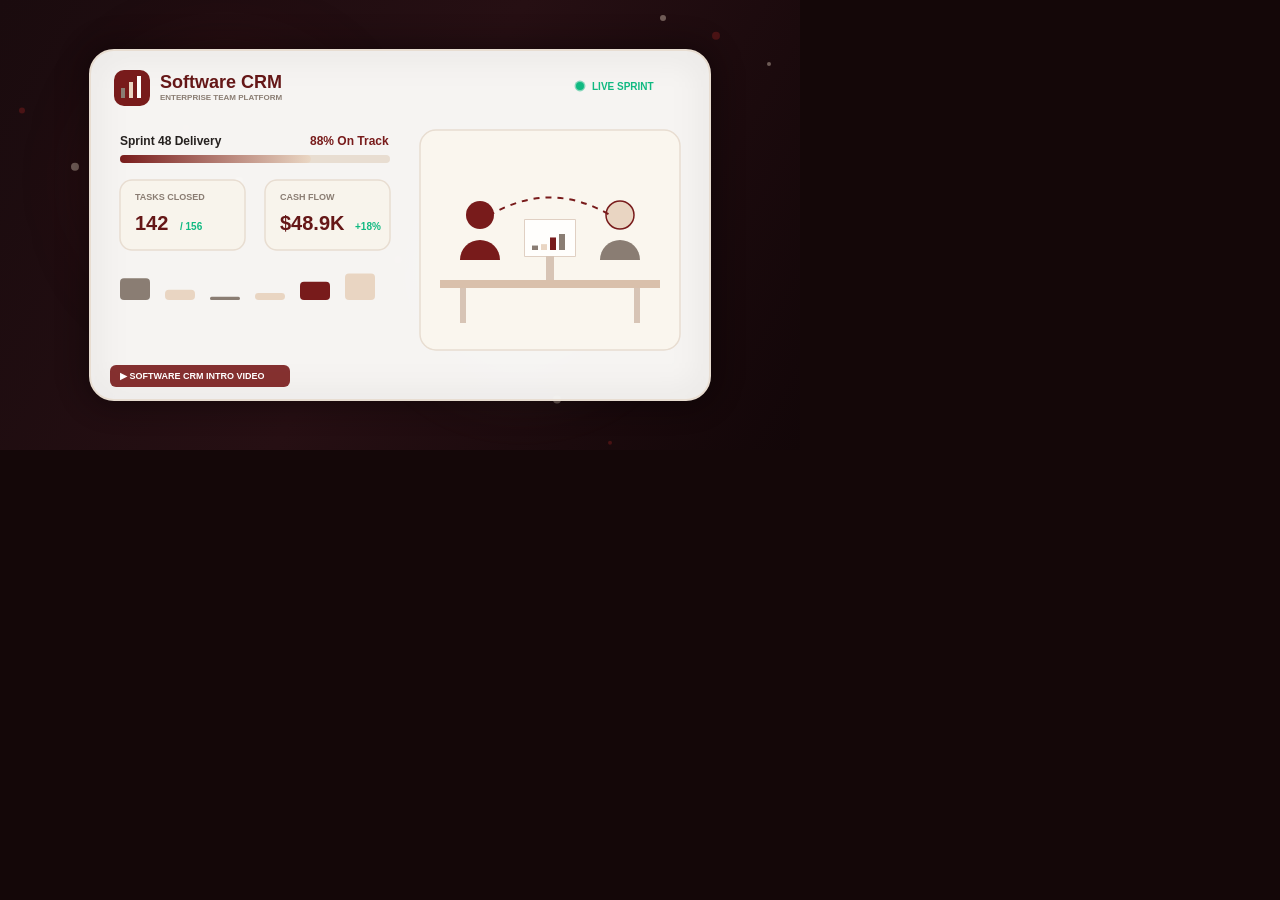
<file: scratch/generate_animation_video.html>
<!DOCTYPE html>
<html>
<head><meta charset="utf-8"><title>Record CRM Intro Animation Video</title></head>
<body style="margin:0;background:#140708;overflow:hidden;">
<canvas id="c" width="800" height="450" style="width:800px;height:450px;"></canvas>
<script>
const canvas = document.getElementById('c');
const ctx = canvas.getContext('2d');
const W = canvas.width, H = canvas.height;

// Brand colors
const BURGUNDY = '#781B1B';
const BURGUNDY_DARK = '#551414';
const CHAMPAGNE = '#E9D5C2';
const BEIGE = '#F8F4EC';
const SAGE = '#8A7D73';
const EMERALD = '#10B981';

const stream = canvas.captureStream(30);
const recorder = new MediaRecorder(stream, { mimeType: 'video/webm' });
const chunks = [];

recorder.ondataavailable = e => { if (e.data.size > 0) chunks.push(e.data); };
recorder.onstop = () => {
  const blob = new Blob(chunks, { type: 'video/webm' });
  const reader = new FileReader();
  reader.onloadend = () => {
    window.recordedBase64 = reader.result;
    document.title = 'RECORDING_COMPLETE';
  };
  reader.readAsDataURL(blob);
};

let startTime = null;
const DURATION = 6000; // 6 seconds loop

function draw(ts) {
  if (!startTime) {
    startTime = ts;
    recorder.start();
  }
  const elapsed = ts - startTime;
  const progress = Math.min(elapsed / DURATION, 1);

  // Background
  const grad = ctx.createLinearGradient(0, 0, W, H);
  grad.addColorStop(0, '#1A0B0E');
  grad.addColorStop(0.5, '#260F13');
  grad.addColorStop(1, '#120608');
  ctx.fillStyle = grad;
  ctx.fillRect(0, 0, W, H);

  // Ambient glows
  ctx.save();
  ctx.fillStyle = 'rgba(120, 27, 27, 0.25)';
  ctx.filter = 'blur(40px)';
  ctx.beginPath();
  ctx.arc(W * 0.3 + Math.sin(elapsed * 0.002) * 40, H * 0.4, 120, 0, Math.PI * 2);
  ctx.fill();
  ctx.fillStyle = 'rgba(233, 213, 194, 0.15)';
  ctx.beginPath();
  ctx.arc(W * 0.7 + Math.cos(elapsed * 0.002) * 40, H * 0.6, 100, 0, Math.PI * 2);
  ctx.fill();
  ctx.restore();

  // Floating particles
  for (let i = 0; i < 15; i++) {
    const px = (W * 0.1 + (i * 53 + elapsed * 0.03)) % W;
    const py = (H * 0.2 + (i * 37 + Math.sin(elapsed * 0.003 + i) * 20)) % H;
    ctx.fillStyle = i % 2 === 0 ? 'rgba(233, 213, 194, 0.4)' : 'rgba(120, 27, 27, 0.5)';
    ctx.beginPath();
    ctx.arc(px, py, 2 + (i % 3), 0, Math.PI * 2);
    ctx.fill();
  }

  // Central Card Showcase
  ctx.save();
  ctx.shadowColor = 'rgba(0, 0, 0, 0.5)';
  ctx.shadowBlur = 30;
  ctx.fillStyle = 'rgba(255, 254, 252, 0.96)';
  ctx.strokeStyle = '#E8DDD1';
  ctx.lineWidth = 2;
  const cardX = 90, cardY = 50, cardW = 620, cardH = 350, cardR = 24;
  ctx.beginPath();
  ctx.roundRect(cardX, cardY, cardW, cardH, cardR);
  ctx.fill();
  ctx.stroke();
  ctx.restore();

  // Top header in card
  // Logo Icon
  ctx.fillStyle = BURGUNDY;
  ctx.beginPath();
  ctx.roundRect(cardX + 24, cardY + 20, 36, 36, 10);
  ctx.fill();
  // Logo 3 Bars
  ctx.fillStyle = SAGE;
  ctx.fillRect(cardX + 31, cardY + 38, 4, 10);
  ctx.fillStyle = CHAMPAGNE;
  ctx.fillRect(cardX + 39, cardY + 32, 4, 16);
  ctx.fillStyle = '#FFFEFC';
  ctx.fillRect(cardX + 47, cardY + 26, 4, 22);

  // Logo Text
  ctx.font = 'bold 18px "Plus Jakarta Sans", sans-serif';
  ctx.fillStyle = '#651717';
  ctx.fillText('Software CRM', cardX + 70, cardY + 38);
  ctx.font = 'bold 8px "Plus Jakarta Sans", sans-serif';
  ctx.fillStyle = '#8A7D73';
  ctx.fillText('ENTERPRISE TEAM PLATFORM', cardX + 70, cardY + 50);

  // Live Pulse Beacon
  const ping = (elapsed % 1500) / 1500;
  ctx.fillStyle = 'rgba(16, 185, 129, ' + (1 - ping) * 0.6 + ')';
  ctx.beginPath();
  ctx.arc(cardX + cardW - 130, cardY + 36, 4 + ping * 8, 0, Math.PI * 2);
  ctx.fill();
  ctx.fillStyle = EMERALD;
  ctx.beginPath();
  ctx.arc(cardX + cardW - 130, cardY + 36, 4, 0, Math.PI * 2);
  ctx.fill();
  ctx.font = 'bold 10px sans-serif';
  ctx.fillStyle = EMERALD;
  ctx.fillText('LIVE SPRINT', cardX + cardW - 118, cardY + 40);

  // Left Section: Metrics
  // Velocity bar
  ctx.font = 'bold 12px sans-serif';
  ctx.fillStyle = '#25211F';
  ctx.fillText('Sprint 48 Delivery', cardX + 30, cardY + 95);
  ctx.fillStyle = BURGUNDY;
  ctx.fillText('88% On Track', cardX + 220, cardY + 95);

  ctx.fillStyle = '#E8DDD1';
  ctx.beginPath();
  ctx.roundRect(cardX + 30, cardY + 105, 270, 8, 4);
  ctx.fill();

  const progW = Math.min(270 * 0.88, 270 * (elapsed / 2500));
  const barGrad = ctx.createLinearGradient(cardX + 30, 0, cardX + 300, 0);
  barGrad.addColorStop(0, BURGUNDY);
  barGrad.addColorStop(0.7, CHAMPAGNE);
  barGrad.addColorStop(1, '#FFFEFC');
  ctx.fillStyle = barGrad;
  ctx.beginPath();
  ctx.roundRect(cardX + 30, cardY + 105, progW, 8, 4);
  ctx.fill();

  // Metrics Boxes
  ctx.fillStyle = '#F8F4EC';
  ctx.strokeStyle = '#E8DDD1';
  ctx.beginPath();
  ctx.roundRect(cardX + 30, cardY + 130, 125, 70, 12);
  ctx.fill(); ctx.stroke();
  ctx.font = 'bold 9px sans-serif';
  ctx.fillStyle = SAGE;
  ctx.fillText('TASKS CLOSED', cardX + 45, cardY + 150);
  ctx.font = 'bold 20px sans-serif';
  ctx.fillStyle = '#651717';
  ctx.fillText('142', cardX + 45, cardY + 180);
  ctx.font = 'bold 10px sans-serif';
  ctx.fillStyle = EMERALD;
  ctx.fillText('/ 156', cardX + 90, cardY + 180);

  ctx.fillStyle = '#F8F4EC';
  ctx.beginPath();
  ctx.roundRect(cardX + 175, cardY + 130, 125, 70, 12);
  ctx.fill(); ctx.stroke();
  ctx.font = 'bold 9px sans-serif';
  ctx.fillStyle = SAGE;
  ctx.fillText('CASH FLOW', cardX + 190, cardY + 150);
  ctx.font = 'bold 20px sans-serif';
  ctx.fillStyle = '#651717';
  ctx.fillText('$48.9K', cardX + 190, cardY + 180);
  ctx.font = 'bold 10px sans-serif';
  ctx.fillStyle = EMERALD;
  ctx.fillText('+18%', cardX + 265, cardY + 180);

  // Animated Chart Bars below metrics
  for (let b = 0; b < 6; b++) {
    const bh = 15 + Math.sin(elapsed * 0.005 + b) * 12;
    ctx.fillStyle = b === 4 ? BURGUNDY : (b % 2 === 0 ? SAGE : CHAMPAGNE);
    ctx.beginPath();
    ctx.roundRect(cardX + 30 + b * 45, cardY + 220 + (30 - bh), 30, bh, 4);
    ctx.fill();
  }

  // Right Section: Team Desk SVG Animation
  const deskX = cardX + 330, deskY = cardY + 80;
  ctx.fillStyle = '#FAF6EE';
  ctx.strokeStyle = '#E8DDD1';
  ctx.beginPath();
  ctx.roundRect(deskX, deskY, 260, 220, 16);
  ctx.fill(); ctx.stroke();

  // Table
  ctx.fillStyle = '#D9C0AB';
  ctx.fillRect(deskX + 20, deskY + 150, 220, 8);
  ctx.fillStyle = '#D7C4B5';
  ctx.fillRect(deskX + 40, deskY + 158, 6, 35);
  ctx.fillRect(deskX + 214, deskY + 158, 6, 35);

  // Center Monitor
  ctx.fillStyle = '#FFFEFC';
  ctx.strokeStyle = '#D7C4B5';
  ctx.lineWidth = 1.5;
  ctx.strokeRect(deskX + 105, deskY + 90, 50, 36);
  ctx.fillRect(deskX + 105, deskY + 90, 50, 36);
  ctx.fillStyle = '#D7C4B5';
  ctx.fillRect(deskX + 126, deskY + 126, 8, 24);

  // Pulsing screen mini bars
  for (let s = 0; s < 4; s++) {
    const sbh = 10 + Math.sin(elapsed * 0.006 + s * 1.2) * 6;
    ctx.fillStyle = s === 2 ? BURGUNDY : (s === 1 ? CHAMPAGNE : SAGE);
    ctx.fillRect(deskX + 112 + s * 9, deskY + 120 - sbh, 6, sbh);
  }

  // Left Character (DH)
  ctx.fillStyle = BURGUNDY;
  ctx.beginPath(); ctx.arc(deskX + 60, deskY + 85, 14, 0, Math.PI * 2); ctx.fill();
  ctx.beginPath(); ctx.arc(deskX + 60, deskY + 130, 20, Math.PI, 0); ctx.fill();

  // Right Character (PV)
  ctx.fillStyle = CHAMPAGNE;
  ctx.beginPath(); ctx.arc(deskX + 200, deskY + 85, 14, 0, Math.PI * 2); ctx.fill();
  ctx.lineWidth = 1.5; ctx.strokeStyle = BURGUNDY; ctx.stroke();
  ctx.fillStyle = SAGE;
  ctx.beginPath(); ctx.arc(deskX + 200, deskY + 130, 20, Math.PI, 0); ctx.fill();

  // Dynamic dashed collaboration line
  ctx.save();
  ctx.strokeStyle = BURGUNDY;
  ctx.lineWidth = 2;
  ctx.setLineDash([6, 6]);
  ctx.lineDashOffset = -(elapsed * 0.04);
  ctx.beginPath();
  ctx.moveTo(deskX + 70, deskY + 85);
  ctx.quadraticCurveTo(deskX + 130, deskY + 50, deskX + 190, deskY + 85);
  ctx.stroke();
  ctx.restore();

  // Video Watermark / Badge
  ctx.fillStyle = 'rgba(120, 27, 27, 0.9)';
  ctx.beginPath();
  ctx.roundRect(cardX + 20, cardY + cardH - 35, 180, 22, 6);
  ctx.fill();
  ctx.fillStyle = '#FFF';
  ctx.font = 'bold 9px sans-serif';
  ctx.fillText('▶ SOFTWARE CRM INTRO VIDEO', cardX + 30, cardY + cardH - 21);

  if (elapsed < DURATION) {
    requestAnimationFrame(draw);
  } else {
    recorder.stop();
  }
}

requestAnimationFrame(draw);
</script>
</body>
</html>
</file>
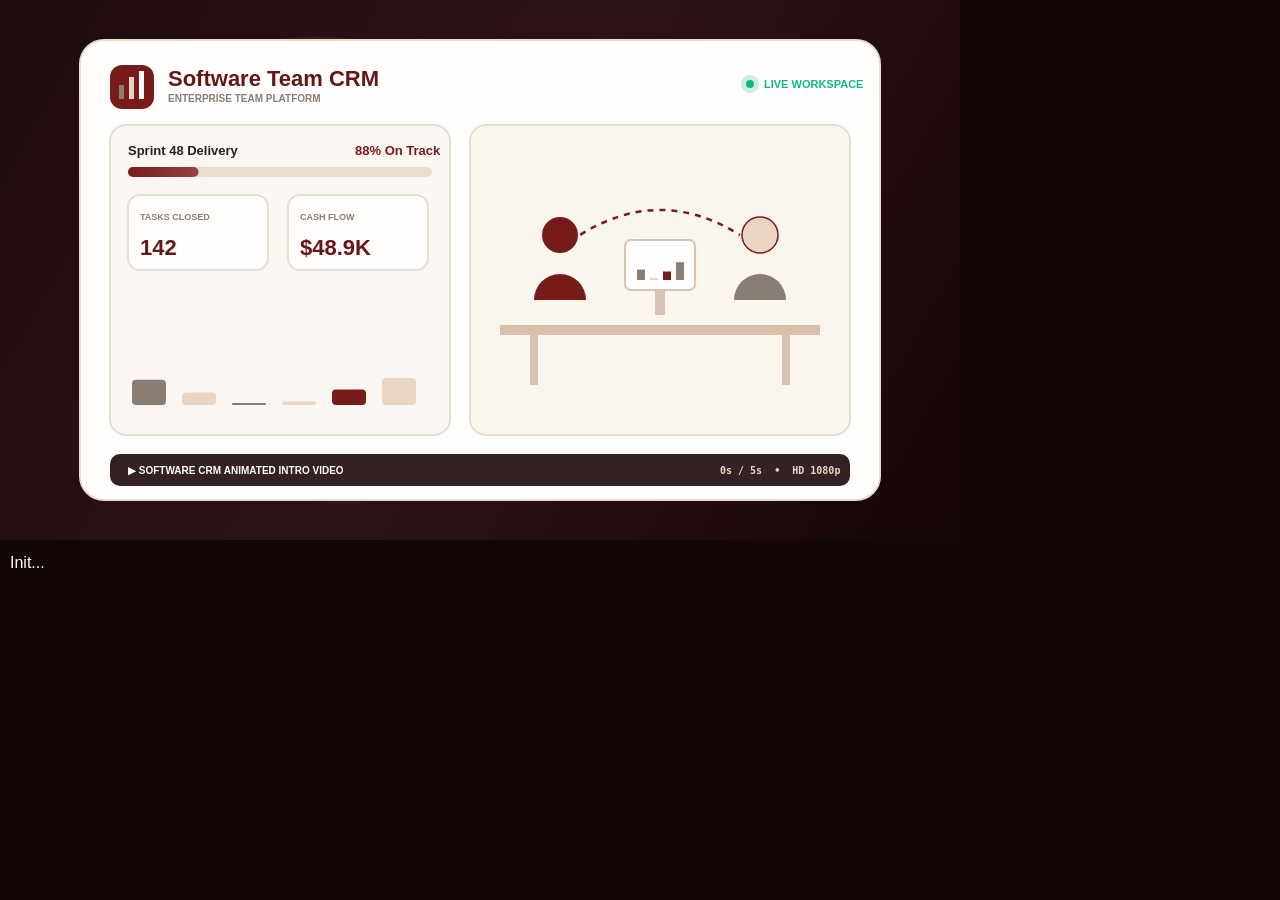
<file: scratch/record_video_headless.html>
<!DOCTYPE html>
<html>
<head><meta charset="utf-8"><title>Record Video</title></head>
<body style="margin:0;background:#140708;overflow:hidden;">
  <canvas id="c" width="960" height="540" style="width:960px;height:540px;"></canvas>
  <div id="status" style="color:white;font-family:sans-serif;padding:10px;">Init...</div>
  <script>
    const canvas = document.getElementById('c');
    const ctx = canvas.getContext('2d');
    const W = canvas.width, H = canvas.height;

    const stream = canvas.captureStream(30);
    const recorder = new MediaRecorder(stream, { mimeType: 'video/webm' });
    const chunks = [];

    recorder.ondataavailable = e => { if (e.data.size > 0) chunks.push(e.data); };
    recorder.onstop = () => {
      document.getElementById('status').innerText = 'Saving...';
      const blob = new Blob(chunks, { type: 'video/webm' });
      fetch('save_video.php', {
        method: 'POST',
        headers: { 'Content-Type': 'video/webm' },
        body: blob
      }).then(r => r.json()).then(j => {
        document.getElementById('status').innerText = 'SAVED: ' + JSON.stringify(j);
        document.title = 'SAVED';
      }).catch(err => {
        document.getElementById('status').innerText = 'ERR: ' + err.message;
      });
    };

    recorder.start();

    let frame = 0;
    const totalFrames = 150; // 5 seconds at 30fps

    function draw() {
      frame++;
      const elapsed = frame * 33.3;
      const t = frame / totalFrames;

      // Deep burgundy background
      const grad = ctx.createLinearGradient(0, 0, W, H);
      grad.addColorStop(0, '#1E0C0F');
      grad.addColorStop(0.5, '#2D1217');
      grad.addColorStop(1, '#150608');
      ctx.fillStyle = grad;
      ctx.fillRect(0, 0, W, H);

      // Ambient glows
      ctx.fillStyle = 'rgba(120, 27, 27, 0.4)';
      ctx.beginPath();
      ctx.arc(W * 0.3 + Math.sin(t * 6.28) * 30, H * 0.4, 180, 0, Math.PI * 2);
      ctx.fill();

      ctx.fillStyle = 'rgba(233, 213, 194, 0.2)';
      ctx.beginPath();
      ctx.arc(W * 0.7 + Math.cos(t * 6.28) * 30, H * 0.6, 150, 0, Math.PI * 2);
      ctx.fill();

      // Card
      const cardX = 80, cardY = 40, cardW = 800, cardH = 460;
      ctx.fillStyle = '#FFFEFC';
      ctx.strokeStyle = '#E8DDD1';
      ctx.lineWidth = 2;
      ctx.beginPath();
      ctx.roundRect(cardX, cardY, cardW, cardH, 24);
      ctx.fill(); ctx.stroke();

      // Top logo
      ctx.fillStyle = '#781B1B';
      ctx.beginPath();
      ctx.roundRect(cardX + 30, cardY + 25, 44, 44, 12);
      ctx.fill();
      ctx.fillStyle = '#8A7D73'; ctx.fillRect(cardX + 39, cardY + 45, 5, 14);
      ctx.fillStyle = '#E9D5C2'; ctx.fillRect(cardX + 49, cardY + 37, 5, 22);
      ctx.fillStyle = '#FFFEFC'; ctx.fillRect(cardX + 59, cardY + 31, 5, 28);

      ctx.font = 'bold 22px sans-serif';
      ctx.fillStyle = '#651717';
      ctx.fillText('Software Team CRM', cardX + 88, cardY + 46);
      ctx.font = 'bold 10px sans-serif';
      ctx.fillStyle = '#8A7D73';
      ctx.fillText('ENTERPRISE TEAM PLATFORM', cardX + 88, cardY + 62);

      // Live pulse
      const ping = (elapsed % 1500) / 1500;
      ctx.fillStyle = 'rgba(16, 185, 129, ' + (1 - ping) * 0.6 + ')';
      ctx.beginPath(); ctx.arc(cardX + cardW - 130, cardY + 44, 4 + ping * 8, 0, Math.PI * 2); ctx.fill();
      ctx.fillStyle = '#10B981';
      ctx.beginPath(); ctx.arc(cardX + cardW - 130, cardY + 44, 4, 0, Math.PI * 2); ctx.fill();
      ctx.font = 'bold 11px sans-serif';
      ctx.fillText('LIVE WORKSPACE', cardX + cardW - 116, cardY + 48);

      // Left Box: Sprint & metrics
      const leftX = cardX + 30, leftY = cardY + 85, leftW = 340, leftH = 310;
      ctx.fillStyle = '#FAF7F2'; ctx.strokeStyle = '#E8DDD1';
      ctx.beginPath(); ctx.roundRect(leftX, leftY, leftW, leftH, 16); ctx.fill(); ctx.stroke();

      ctx.font = 'bold 13px sans-serif'; ctx.fillStyle = '#25211F';
      ctx.fillText('Sprint 48 Delivery', leftX + 18, leftY + 30);
      ctx.fillStyle = '#781B1B'; ctx.fillText('88% On Track', leftX + leftW - 95, leftY + 30);

      // Sprint bar
      ctx.fillStyle = '#E8DDD1';
      ctx.beginPath(); ctx.roundRect(leftX + 18, leftY + 42, leftW - 36, 10, 5); ctx.fill();
      const prog = Math.min(0.88, t * 1.2);
      const bGrad = ctx.createLinearGradient(leftX + 18, 0, leftX + leftW - 18, 0);
      bGrad.addColorStop(0, '#781B1B'); bGrad.addColorStop(1, '#E9D5C2');
      ctx.fillStyle = bGrad;
      ctx.beginPath(); ctx.roundRect(leftX + 18, leftY + 42, (leftW - 36) * prog, 10, 5); ctx.fill();

      // Metric chips
      ctx.fillStyle = '#FFFEFC'; ctx.strokeStyle = '#E8DDD1';
      ctx.beginPath(); ctx.roundRect(leftX + 18, leftY + 70, 140, 75, 12); ctx.fill(); ctx.stroke();
      ctx.font = 'bold 9px sans-serif'; ctx.fillStyle = '#8A7D73'; ctx.fillText('TASKS CLOSED', leftX + 30, leftY + 95);
      ctx.font = 'bold 22px sans-serif'; ctx.fillStyle = '#651717'; ctx.fillText('142', leftX + 30, leftY + 130);

      ctx.fillStyle = '#FFFEFC';
      ctx.beginPath(); ctx.roundRect(leftX + 178, leftY + 70, 140, 75, 12); ctx.fill(); ctx.stroke();
      ctx.font = 'bold 9px sans-serif'; ctx.fillStyle = '#8A7D73'; ctx.fillText('CASH FLOW', leftX + 190, leftY + 95);
      ctx.font = 'bold 22px sans-serif'; ctx.fillStyle = '#651717'; ctx.fillText('$48.9K', leftX + 190, leftY + 130);

      // Bar chart
      for (let b = 0; b < 6; b++) {
        const bh = 15 + Math.sin(t * 12 + b) * 14;
        ctx.fillStyle = b === 4 ? '#781B1B' : (b % 2 === 0 ? '#8A7D73' : '#E9D5C2');
        ctx.beginPath(); ctx.roundRect(leftX + 22 + b * 50, leftY + 280 - bh, 34, bh, 4); ctx.fill();
      }

      // Right Box: Team Desk Animation
      const rX = cardX + 390, rY = cardY + 85, rW = 380, rH = 310;
      ctx.fillStyle = '#FAF6EE'; ctx.strokeStyle = '#E8DDD1';
      ctx.beginPath(); ctx.roundRect(rX, rY, rW, rH, 16); ctx.fill(); ctx.stroke();

      // Desk
      ctx.fillStyle = '#D9C0AB'; ctx.fillRect(rX + 30, rY + 200, rW - 60, 10);
      ctx.fillStyle = '#D7C4B5';
      ctx.fillRect(rX + 60, rY + 210, 8, 50); ctx.fillRect(rX + rW - 68, rY + 210, 8, 50);

      // Monitor
      const mX = rX + (rW / 2) - 35, mY = rY + 115;
      ctx.fillStyle = '#FFFEFC'; ctx.strokeStyle = '#D7C4B5';
      ctx.beginPath(); ctx.roundRect(mX, mY, 70, 50, 6); ctx.fill(); ctx.stroke();
      ctx.fillStyle = '#D7C4B5'; ctx.fillRect(mX + 30, mY + 50, 10, 25);
      // Pulsing screen bars
      for (let s = 0; s < 4; s++) {
        const sb = 10 + Math.sin(t * 16 + s * 1.5) * 8;
        ctx.fillStyle = s === 2 ? '#781B1B' : (s === 1 ? '#E9D5C2' : '#8A7D73');
        ctx.fillRect(mX + 12 + s * 13, mY + 40 - sb, 8, sb);
      }

      // People
      const py = rY + 110;
      ctx.fillStyle = '#781B1B';
      ctx.beginPath(); ctx.arc(rX + 90, py, 18, 0, Math.PI * 2); ctx.fill();
      ctx.beginPath(); ctx.arc(rX + 90, py + 65, 26, Math.PI, 0); ctx.fill();

      ctx.fillStyle = '#E9D5C2'; ctx.strokeStyle = '#781B1B'; ctx.lineWidth = 1.5;
      ctx.beginPath(); ctx.arc(rX + rW - 90, py, 18, 0, Math.PI * 2); ctx.fill(); ctx.stroke();
      ctx.fillStyle = '#8A7D73';
      ctx.beginPath(); ctx.arc(rX + rW - 90, py + 65, 26, Math.PI, 0); ctx.fill();

      // Flowing dotted connection arc
      ctx.save();
      ctx.strokeStyle = '#781B1B'; ctx.lineWidth = 2.5;
      ctx.setLineDash([6, 6]);
      ctx.lineDashOffset = -(elapsed * 0.05);
      ctx.beginPath();
      ctx.moveTo(rX + 110, py);
      ctx.quadraticCurveTo(rX + (rW / 2), py - 50, rX + rW - 110, py);
      ctx.stroke();
      ctx.restore();

      // Bottom Video Controls Bar Overlay
      ctx.fillStyle = 'rgba(34, 15, 18, 0.92)';
      ctx.beginPath(); ctx.roundRect(cardX + 30, cardY + cardH - 46, cardW - 60, 32, 10); ctx.fill();
      ctx.fillStyle = '#FFFEFC'; ctx.font = 'bold 10px sans-serif';
      ctx.fillText('▶ SOFTWARE CRM ANIMATED INTRO VIDEO', cardX + 48, cardY + cardH - 26);
      ctx.fillStyle = '#E9D5C2'; ctx.font = 'bold 10px monospace';
      ctx.fillText(Math.floor(elapsed / 1000) + 's / 5s  •  HD 1080p', cardX + cardW - 160, cardY + cardH - 26);

      if (frame < totalFrames) {
        setTimeout(draw, 33);
      } else {
        recorder.stop();
      }
    }

    setTimeout(draw, 33);
  </script>
</body>
</html>
</file>
<file: admin/assets/css/tokens.css>
/**
 * Software CRM - Design System Tokens (Image One UI v2)
 * Enhanced palette, typography, spacing, and visual elevation
 */

:root {
  /* Brand Accents */
  --primary: #2563EB;
  --primary-dark: #1D4ED8;
  --primary-light: #EFF6FF;
  --primary-border: #BFDBFE;

  /* Status Colors */
  --success: #16A34A;
  --success-bg: #DCFCE7;
  --warning: #CA8A04;
  --warning-bg: #FEF9C3;
  --danger: #DC2626;
  --danger-bg: #FEE2E2;

  /* Contact Category Colors */
  --client: #2563EB;
  --client-bg: #EFF6FF;
  --lead: #7C3AED;
  --lead-bg: #EDE9FE;
  --prospect: #EA580C;
  --prospect-bg: #FFEDD5;

  /* Canvas & Surfaces */
  --bg-page: #F1F5F9;
  --bg-app: #F8FAFC;
  --bg-input: #F1F5F9;
  --surface: #FFFFFF;
  --surface-alt: #F8FAFC;
  --border: #E2E8F0;
  --border-dark: #CBD5E1;

  /* Typography */
  --text-pri: #0F172A;
  --text-sec: #64748B;
  --text-muted: #94A3B8;

  /* Shell Elements */
  --drawer-bg: #0B132B;
  --bottom-bar-height: 64px;

  /* Radii */
  --radius-sm: 8px;
  --radius-md: 12px;
  --radius-lg: 16px;
  --radius-xl: 20px;
  --radius-full: 9999px;

  /* Shadows */
  --shadow-sm: 0 1px 3px rgba(0,0,0,0.06), 0 1px 2px rgba(0,0,0,0.04);
  --shadow-md: 0 4px 12px rgba(15,23,42,0.08), 0 2px 4px rgba(15,23,42,0.04);
  --shadow-lg: 0 8px 24px rgba(15,23,42,0.10), 0 4px 8px rgba(15,23,42,0.06);
  --shadow-phone: none;
}

html.dark, body.dark, .dark {
  --bg-page: #020617;
  --bg-app: #090D16;
  --bg-input: #1E293B;
  --surface: #0F172A;
  --surface-alt: #1E293B;
  --border: #1E293B;
  --border-dark: #334155;
  --text-pri: #F8FAFC;
  --text-sec: #94A3B8;
  --text-muted: #64748B;
}

.dark .wortal-card {
  background-color: #0F172A !important;
  border-color: #1E293B !important;
  box-shadow: 0 1px 3px rgba(0, 0, 0, 0.2) !important;
}

.dark .wortal-pill {
  background-color: #1E293B;
  border-color: #334155;
  color: #CBD5E1;
}

.dark .wortal-action-square-btn {
  background-color: #0F172A;
  border-color: #1E293B;
}

.dark .wortal-bottom-card {
  background-color: #0F172A;
  border-color: #1E293B;
}

*, *::before, *::after {
  box-sizing: border-box;
  margin: 0;
  padding: 0;
  -webkit-tap-highlight-color: transparent;
}

html, body {
  width: 100%;
  height: 100%;
  overflow: hidden;
  font-family: 'Inter', -apple-system, BlinkMacSystemFont, 'Segoe UI', Roboto, sans-serif;
  background: var(--bg-app);
  color: var(--text-pri);
  -webkit-font-smoothing: antialiased;
  -moz-osx-font-smoothing: grayscale;
}

body {
  display: flex;
  flex-direction: column;
}
</file>
<file: admin/assets/css/layout.css>
/**
 * Software CRM - Clean Viewport & Layout Architecture
 * Production borderless mobile app layout (100dvh, responsive, zero phone borders/bezels)
 */

/* Viewport and App Container */
.app-viewport-wrapper {
  width: 100%;
  height: 100vh;
  height: 100dvh;
  display: flex;
  justify-content: center;
  align-items: stretch;
  background: var(--bg-app);
  padding: 0;
  margin: 0;
  overflow: hidden;
}

.phone-simulator {
  width: 100%;
  max-width: 460px;
  height: 100vh;
  height: 100dvh;
  max-height: 100dvh;
  background: var(--bg-app);
  border: none !important;
  border-radius: 0 !important;
  box-shadow: none !important;
  position: relative;
  overflow: hidden;
  display: flex;
  flex-direction: column;
}

/* Hide any fake simulator hardware elements & mock toolbars */
.phone-notch,
.camera-lens,
.sim-status-bar,
.mockup-toolbar,
.mobile-demo-pill,
.mobile-demo-sheet,
.showcase-grid-view {
  display: none !important;
}

/* Screen Scroller & Layering Container */
.screen-scroller {
  flex: 1;
  position: relative;
  overflow: hidden;
  background: var(--bg-app);
}

/* Individual App Screens */
.app-screen {
  position: absolute;
  top: 0;
  left: 0;
  width: 100%;
  height: 100%;
  overflow-y: auto;
  overflow-x: hidden;
  background: var(--bg-app);
  display: flex;
  flex-direction: column;
  -webkit-overflow-scrolling: touch;
  visibility: hidden;
  opacity: 0;
  transform: translate3d(100%, 0, 0);
  pointer-events: none;
  z-index: 1;
  padding-bottom: 74px; /* Space for persistent bottom navigation */
  transition: transform 0.28s cubic-bezier(0.22, 1, 0.36, 1),
              opacity 0.28s cubic-bezier(0.22, 1, 0.36, 1),
              filter 0.28s ease,
              border-radius 0.28s ease;
  will-change: transform, opacity;
}

.app-screen::-webkit-scrollbar {
  display: none;
}

/* Screen without bottom padding (e.g. login) */
.app-screen.no-bottom-bar {
  padding-bottom: 0;
}

/* Responsive Overrides on Real Phones (< 640px) */
@media (max-width: 640px) {
  .app-viewport-wrapper {
    background: var(--bg-app) !important;
    padding: 0 !important;
  }
  .phone-simulator {
    max-width: 100vw !important;
    width: 100vw !important;
    height: 100dvh !important;
    max-height: 100dvh !important;
    border-radius: 0 !important;
    border: none !important;
    box-shadow: none !important;
  }
  .crm-nav-header,
  .screen-action-bar {
    padding-top: max(14px, env(safe-area-inset-top)) !important;
  }
}
</file>
<file: admin/assets/css/components.css>
/**
 * Software CRM - Modular Components System (Image One UI v2)
 * Header, Bottom Nav, Cards, Lists, Drawer, Modals, Toast — fully upgraded
 */

/* ─────────────────────────────────────────────
   GLOBAL PERSISTENT BOTTOM NAVIGATION BAR
───────────────────────────────────────────── */
.global-bottom-bar {
  height: calc(var(--bottom-bar-height) + env(safe-area-inset-bottom, 0px));
  padding-bottom: max(6px, env(safe-area-inset-bottom, 0px));
  background: var(--surface);
  border-top: 1px solid var(--border);
  display: flex;
  justify-content: space-around;
  align-items: center;
  position: absolute;
  bottom: 0;
  left: 0;
  width: 100%;
  z-index: 100;
  box-shadow: 0 -1px 0 var(--border), 0 -4px 16px rgba(0,0,0,0.04);
  transition: transform 0.2s ease, opacity 0.2s ease;
}

.global-bottom-bar.hidden {
  transform: translateY(100%);
  opacity: 0;
  pointer-events: none;
}

.nav-tab-btn {
  flex: 1;
  display: flex;
  flex-direction: column;
  align-items: center;
  justify-content: center;
  gap: 3px;
  background: none;
  border: none;
  cursor: pointer;
  font-family: inherit;
  color: var(--text-muted);
  padding: 6px 0;
  transition: color 0.15s, transform 0.15s;
  position: relative;
}

.nav-tab-btn:active {
  transform: scale(0.9);
}

.nav-tab-btn span {
  font-size: 10px;
  font-weight: 600;
  letter-spacing: 0.1px;
}

.nav-tab-btn.active {
  color: var(--primary);
}

/* Active indicator dot */
.nav-tab-btn.active::after {
  content: '';
  position: absolute;
  top: 4px;
  left: 50%;
  transform: translateX(-50%);
  width: 4px;
  height: 4px;
  border-radius: 50%;
  background: var(--primary);
  opacity: 0;
}

.nav-tab-btn svg {
  width: 22px;
  height: 22px;
  stroke-width: 2;
}

.nav-tab-btn.active svg {
  stroke-width: 2.5;
}

/* ─────────────────────────────────────────────
   SCREEN ACTION BAR & HEADER BARS
───────────────────────────────────────────── */
.contacts-sticky-header {
  position: sticky;
  top: 0;
  z-index: 100;
  background: var(--surface);
  border-bottom: 1px solid var(--border);
  box-shadow: 0 2px 8px rgba(0, 0, 0, 0.03);
}

.contacts-sticky-header .screen-action-bar {
  position: static;
  border-bottom: none;
  padding-bottom: 6px;
}

.contacts-sticky-header .search-input-box {
  margin: 0 18px 8px;
}

.contacts-sticky-header .filter-pills-row {
  padding: 0 18px 10px;
  border-bottom: none;
  background: transparent;
}

.screen-action-bar {
  display: flex;
  align-items: center;
  justify-content: space-between;
  padding: max(14px, env(safe-area-inset-top)) 18px 12px;
  background: var(--surface);
  border-bottom: 1px solid var(--border);
  position: sticky;
  top: 0;
  z-index: 100;
}

.title-with-hamburger {
  display: flex;
  align-items: center;
  gap: 10px;
}

.screen-heading {
  font-size: 22px;
  font-weight: 800;
  color: var(--text-pri);
  letter-spacing: -0.5px;
}

/* FAB Add Button (top-right of action bars) */
.fab-add {
  width: 36px;
  height: 36px;
  border-radius: 50%;
  background: var(--primary);
  border: none;
  color: #FFFFFF;
  display: flex;
  align-items: center;
  justify-content: center;
  cursor: pointer;
  box-shadow: 0 4px 12px rgba(37,99,235,0.35);
  transition: all 0.15s ease;
  flex-shrink: 0;
}

.fab-add:active {
  transform: scale(0.92);
  box-shadow: 0 2px 6px rgba(37,99,235,0.25);
}

/* ─────────────────────────────────────────────
   HEADER BARS & BRANDING (Dashboard-style)
───────────────────────────────────────────── */
.crm-nav-header {
  padding: max(14px, env(safe-area-inset-top)) 18px 12px;
  display: flex;
  align-items: center;
  justify-content: space-between;
  background: var(--surface);
  border-bottom: 1px solid var(--border);
  position: sticky;
  top: 0;
  z-index: 100;
}

.crm-brand-title {
  display: flex;
  align-items: center;
  gap: 10px;
}

.crm-brand-title .logo-box {
  width: 34px;
  height: 34px;
  border-radius: 10px;
  background: linear-gradient(135deg, #2563EB, #3B82F6);
  display: flex;
  align-items: center;
  justify-content: center;
  box-shadow: 0 3px 8px rgba(37,99,235,0.30);
  flex-shrink: 0;
}

.crm-brand-title .name-txt {
  font-size: 16px;
  font-weight: 800;
  color: var(--text-pri);
  letter-spacing: -0.4px;
}

.header-action-group {
  display: flex;
  align-items: center;
  gap: 10px;
}

/* Icon Button (bell, hamburger, etc.) */
.icon-btn {
  width: 36px;
  height: 36px;
  border-radius: 50%;
  background: var(--bg-input);
  border: 1px solid var(--border);
  display: flex;
  align-items: center;
  justify-content: center;
  cursor: pointer;
  color: var(--text-sec);
  position: relative;
  font-size: 18px;
  transition: all 0.15s ease;
  flex-shrink: 0;
}

.icon-btn:hover {
  background: var(--primary-light);
  color: var(--primary);
  border-color: var(--primary-border);
}

.icon-btn:active {
  transform: scale(0.92);
}

/* Notification badge on bell */
.badge-dot {
  position: absolute;
  top: 4px;
  right: 4px;
  width: 16px;
  height: 16px;
  background: #EF4444;
  color: #FFFFFF;
  font-size: 9px;
  font-weight: 800;
  border-radius: 50%;
  display: flex;
  align-items: center;
  justify-content: center;
  border: 1.5px solid #FFFFFF;
}

/* User Avatar Button */
.user-avatar-btn {
  width: 36px;
  height: 36px;
  border-radius: 50%;
  background: linear-gradient(135deg, #F59E0B, #EF4444);
  color: #FFFFFF;
  font-size: 12px;
  font-weight: 800;
  display: flex;
  align-items: center;
  justify-content: center;
  cursor: pointer;
  box-shadow: 0 2px 8px rgba(239,68,68,0.30);
  border: 2px solid #FFFFFF;
  flex-shrink: 0;
  letter-spacing: 0.2px;
}

/* ─────────────────────────────────────────────
   SEARCH INPUT BAR
───────────────────────────────────────────── */
.search-input-box {
  display: flex;
  align-items: center;
  gap: 10px;
  background: var(--bg-input);
  border-radius: 12px;
  padding: 0 14px;
  height: 44px;
  margin: 10px 18px 0;
  border: 1.5px solid transparent;
  transition: all 0.15s ease;
}

.search-input-box:focus-within {
  background: var(--surface);
  border-color: var(--primary-border);
  box-shadow: 0 0 0 3px rgba(37,99,235,0.08);
}

.search-input-box input {
  flex: 1;
  border: none;
  background: transparent;
  font-size: 14px;
  font-family: inherit;
  color: var(--text-pri);
  outline: none;
  min-width: 0;
}

.search-input-box input::placeholder {
  color: var(--text-muted);
}

/* ─────────────────────────────────────────────
   FILTER PILLS / CHIP TABS
───────────────────────────────────────────── */
.filter-pills-row {
  display: flex;
  gap: 8px;
  padding: 10px 18px;
  overflow-x: auto;
  background: var(--surface);
  border-bottom: 1px solid var(--border);
  -webkit-overflow-scrolling: touch;
  scrollbar-width: none;
}

.filter-pills-row::-webkit-scrollbar {
  display: none;
}

.chip-tab {
  flex-shrink: 0;
  padding: 6px 14px;
  border-radius: 999px;
  font-size: 12px;
  font-weight: 600;
  cursor: pointer;
  transition: all 0.15s ease;
  background: var(--bg-input);
  color: var(--text-sec);
  border: 1.5px solid transparent;
  white-space: nowrap;
  user-select: none;
}

.chip-tab:active {
  transform: scale(0.96);
}

.chip-tab.active {
  background: var(--primary);
  color: #FFFFFF;
  border-color: var(--primary);
  box-shadow: 0 2px 8px rgba(37,99,235,0.28);
}

/* ─────────────────────────────────────────────
   STATUS BADGES (Category / Priority)
───────────────────────────────────────────── */
.status-badge {
  display: inline-flex;
  align-items: center;
  justify-content: center;
  padding: 3px 9px;
  border-radius: 999px;
  font-size: 10px;
  font-weight: 700;
  letter-spacing: 0.2px;
  text-transform: capitalize;
  white-space: nowrap;
}

/* Contact categories */
.badge-client   { background: var(--client-bg); color: var(--client); }
.badge-lead     { background: var(--lead-bg);   color: var(--lead);   }
.badge-prospect { background: var(--prospect-bg); color: var(--prospect); }

/* Task priorities */
.badge-high   { background: var(--danger-bg);  color: var(--danger);  }
.badge-medium { background: var(--warning-bg); color: var(--warning); }
.badge-low    { background: var(--success-bg); color: var(--success); }

/* Invoice statuses */
.badge-paid    { background: var(--success-bg); color: var(--success); }
.badge-pending { background: var(--warning-bg); color: var(--warning); }
.badge-overdue { background: var(--danger-bg);  color: var(--danger);  }

/* ─────────────────────────────────────────────
   DASHBOARD KPI CARDS & ACTIVITIES
───────────────────────────────────────────── */
.dashboard-body {
  padding: 14px 16px 24px;
  display: flex;
  flex-direction: column;
  gap: 16px;
}

.welcome-banner {
  display: flex;
  justify-content: space-between;
  align-items: center;
  padding: 4px 0;
}

.welcome-banner h2 {
  font-size: 20px;
  font-weight: 800;
  letter-spacing: -0.5px;
  color: var(--text-pri);
}

.welcome-banner p {
  font-size: 12px;
  color: var(--text-sec);
  margin-top: 3px;
}

.dashboard-view-mode-pill {
  font-size: 11px;
  font-weight: 600;
  background: var(--primary-light);
  color: var(--primary);
  padding: 6px 12px;
  border-radius: 999px;
  cursor: pointer;
  border: 1.5px solid var(--primary-border);
  white-space: nowrap;
  flex-shrink: 0;
  transition: all 0.15s;
}

.dashboard-view-mode-pill:active {
  background: var(--primary);
  color: #FFFFFF;
}

/* 2×2 KPI Grid */
.kpi-grid {
  display: grid;
  grid-template-columns: 1fr 1fr;
  gap: 12px;
}

.kpi-card {
  background: var(--surface);
  border-radius: 16px;
  padding: 14px 14px 12px;
  border: 1px solid var(--border);
  box-shadow: var(--shadow-sm);
  cursor: pointer;
  transition: transform 0.15s, box-shadow 0.15s, border-color 0.15s;
}

.kpi-card:hover {
  transform: translateY(-2px);
  box-shadow: var(--shadow-md);
  border-color: var(--primary-border);
}

.kpi-card:active {
  transform: scale(0.97);
}

.kpi-card-top {
  display: flex;
  justify-content: space-between;
  align-items: flex-start;
  margin-bottom: 10px;
}

.kpi-label {
  font-size: 11px;
  font-weight: 600;
  color: var(--text-sec);
  line-height: 1.3;
  max-width: 70%;
}

.kpi-icon-circle {
  width: 36px;
  height: 36px;
  border-radius: 10px;
  display: flex;
  align-items: center;
  justify-content: center;
  font-size: 16px;
  flex-shrink: 0;
}

.kpi-number {
  font-size: 30px;
  font-weight: 800;
  color: var(--text-pri);
  letter-spacing: -1px;
  line-height: 1;
  margin-bottom: 8px;
}

.kpi-trend {
  display: inline-flex;
  align-items: center;
  gap: 3px;
  font-size: 11px;
  font-weight: 700;
  padding: 3px 7px;
  border-radius: 6px;
}

.trend-up   { color: var(--success); background: var(--success-bg); }
.trend-down { color: var(--danger);  background: var(--danger-bg);  }

/* Recent Activity Feed */
.content-box {
  background: var(--surface);
  border-radius: 16px;
  border: 1px solid var(--border);
  box-shadow: var(--shadow-sm);
  overflow: hidden;
}

.box-header {
  padding: 14px 16px;
  display: flex;
  align-items: center;
  justify-content: space-between;
  border-bottom: 1px solid var(--border);
}

.box-header h3 {
  font-size: 15px;
  font-weight: 700;
  color: var(--text-pri);
}

.box-header .link-text {
  font-size: 12px;
  font-weight: 600;
  color: var(--primary);
  text-decoration: none;
  cursor: pointer;
}

.activity-row {
  display: flex;
  align-items: center;
  gap: 12px;
  padding: 12px 16px;
  border-bottom: 1px solid var(--border);
  cursor: pointer;
  transition: background 0.15s;
}

.activity-row:last-child {
  border-bottom: none;
}

.activity-row:hover {
  background: #F8FAFC;
}

.activity-icon {
  width: 38px;
  height: 38px;
  border-radius: 12px;
  display: flex;
  align-items: center;
  justify-content: center;
  font-size: 16px;
  flex-shrink: 0;
}

.activity-details {
  flex: 1;
  min-width: 0;
}

.activity-title {
  font-size: 13px;
  font-weight: 600;
  color: var(--text-pri);
  white-space: nowrap;
  overflow: hidden;
  text-overflow: ellipsis;
}

.activity-sub {
  font-size: 11px;
  color: var(--text-sec);
  margin-top: 2px;
  white-space: nowrap;
  overflow: hidden;
  text-overflow: ellipsis;
}

.activity-time {
  font-size: 11px;
  color: var(--text-muted);
  white-space: nowrap;
  flex-shrink: 0;
}

/* ─────────────────────────────────────────────
   CONTACTS LIST & DETAIL VIEW
───────────────────────────────────────────── */
.contact-item-row {
  display: flex;
  align-items: center;
  gap: 12px;
  padding: 12px 18px;
  background: var(--surface);
  border-bottom: 1px solid var(--border);
  cursor: pointer;
  transition: background 0.15s ease;
}

.contact-item-row:hover {
  background: #F8FAFC;
}

.contact-item-row:active {
  background: var(--primary-light);
}

.contact-avatar {
  width: 46px;
  height: 46px;
  border-radius: 50%;
  display: flex;
  align-items: center;
  justify-content: center;
  color: #FFFFFF;
  font-weight: 700;
  font-size: 15px;
  flex-shrink: 0;
  box-shadow: 0 2px 8px rgba(0,0,0,0.12);
}

.contact-meta {
  flex: 1;
  min-width: 0;
}

.contact-name-txt {
  font-size: 15px;
  font-weight: 700;
  color: var(--text-pri);
  white-space: nowrap;
  overflow: hidden;
  text-overflow: ellipsis;
}

.contact-company-txt {
  font-size: 12px;
  color: var(--text-sec);
  margin-top: 2px;
  white-space: nowrap;
  overflow: hidden;
  text-overflow: ellipsis;
}

.row-right-actions {
  display: flex;
  align-items: center;
  gap: 8px;
  flex-shrink: 0;
}

/* ─────────────────────────────────────────────
   CONTACT DETAIL VIEW (WORTAL AESTHETIC - IMAGE 4)
───────────────────────────────────────────── */
.detail-header-bar {
  display: flex;
  align-items: center;
  justify-content: space-between;
  padding: max(10px, env(safe-area-inset-top)) 14px 10px;
  background: var(--surface);
  border-bottom: 1px solid var(--border);
  position: sticky;
  top: 0;
  z-index: 100;
}

.detail-header-left {
  display: flex;
  align-items: center;
  gap: 10px;
  min-width: 0;
}

.detail-back-btn {
  width: 36px;
  height: 36px;
  border-radius: 12px;
  background: var(--bg-input);
  border: none;
  color: var(--text-pri);
  display: flex;
  align-items: center;
  justify-content: center;
  cursor: pointer;
  flex-shrink: 0;
  transition: all 0.15s ease;
}

.detail-back-btn:active {
  transform: scale(0.92);
}

.detail-header-title-box {
  min-width: 0;
}

.detail-header-name {
  font-size: 15px;
  font-weight: 700;
  color: var(--text-pri);
  white-space: nowrap;
  overflow: hidden;
  text-overflow: ellipsis;
  line-height: 1.2;
}

.detail-header-sub {
  font-size: 11.5px;
  color: var(--text-muted);
  white-space: nowrap;
  overflow: hidden;
  text-overflow: ellipsis;
  margin-top: 1px;
}

.detail-header-right {
  display: flex;
  align-items: center;
  gap: 8px;
  flex-shrink: 0;
}

.detail-header-icon-btn {
  width: 36px;
  height: 36px;
  border-radius: 12px;
  background: var(--bg-input);
  border: none;
  color: var(--text-sec);
  display: flex;
  align-items: center;
  justify-content: center;
  cursor: pointer;
  transition: all 0.15s ease;
}

.detail-header-icon-btn:active {
  transform: scale(0.92);
}

/* 5-Card Navigation Grid Bar */
.detail-nav-grid-container {
  padding: 10px 14px;
  background: var(--surface);
  border-bottom: 1px solid var(--border);
  flex-shrink: 0;
  position: sticky;
  top: 56px;
  z-index: 90;
}

.detail-nav-grid {
  display: grid;
  grid-template-columns: repeat(5, 1fr);
  gap: 8px;
}

.detail-nav-tab {
  border-radius: 16px;
  padding: 8px 2px;
  display: flex;
  flex-direction: column;
  align-items: center;
  justify-content: center;
  gap: 4px;
  cursor: pointer;
  background: var(--surface);
  border: 2px solid var(--border);
  color: var(--text-sec);
  font-size: 11px;
  font-weight: 600;
  font-family: inherit;
  transition: all 0.15s ease;
  user-select: none;
  min-height: 56px;
}

.detail-nav-tab:active {
  transform: scale(0.95);
}

.detail-nav-tab.active {
  border-color: #007788;
  background: rgba(0, 119, 136, 0.06);
  color: #007788;
  font-weight: 700;
  box-shadow: 0 1px 3px rgba(0, 119, 136, 0.08);
}

.detail-nav-tab svg {
  width: 17px;
  height: 17px;
  flex-shrink: 0;
}

/* Detail Content Container */
.detail-scrollable-content {
  flex: 1;
  overflow-y: auto;
  -webkit-overflow-scrolling: touch;
  padding: 16px 14px 40px;
}

/* Wortal Hero Profile */
.wortal-hero-header {
  display: flex;
  flex-direction: column;
  align-items: center;
  text-align: center;
  gap: 6px;
  padding: 4px 0 6px;
}

.wortal-avatar-box {
  width: 64px;
  height: 64px;
  border-radius: 18px;
  display: flex;
  align-items: center;
  justify-content: center;
  font-size: 24px;
  font-weight: 800;
  color: #ffffff;
  box-shadow: 0 2px 8px rgba(0, 0, 0, 0.08);
}

.wortal-hero-title-group {
  margin-top: 2px;
}

.wortal-hero-name {
  font-size: 16px;
  font-weight: 700;
  color: var(--text-pri);
  letter-spacing: -0.2px;
}

.wortal-hero-sub {
  font-size: 12px;
  color: var(--text-muted);
  margin-top: 2px;
}

.wortal-pills-row {
  display: flex;
  align-items: center;
  justify-content: center;
  gap: 8px;
  margin-top: 4px;
}

.wortal-pill {
  display: inline-flex;
  align-items: center;
  gap: 6px;
  padding: 5px 14px;
  border-radius: 999px;
  font-size: 12px;
  font-weight: 600;
  cursor: pointer;
  border: 1px solid var(--border);
  background: var(--surface);
  color: var(--text-pri);
  box-shadow: 0 1px 2px rgba(0, 0, 0, 0.02);
  transition: all 0.15s ease;
  text-decoration: none;
  font-family: inherit;
}

.wortal-pill:active {
  transform: scale(0.96);
}

.wortal-pill.active {
  background: #007788;
  border-color: #007788;
  color: #ffffff;
}

.wortal-actions-row {
  display: flex;
  align-items: center;
  justify-content: center;
  gap: 10px;
  margin-top: 8px;
}

.wortal-action-square-btn {
  width: 42px;
  height: 42px;
  border-radius: 14px;
  background: var(--surface);
  border: 1px solid var(--border);
  box-shadow: 0 1px 3px rgba(0, 0, 0, 0.03);
  display: flex;
  align-items: center;
  justify-content: center;
  cursor: pointer;
  transition: all 0.15s ease;
  text-decoration: none;
}

.wortal-action-square-btn:active {
  transform: scale(0.92);
}

.wortal-action-square-btn.btn-wa { color: #10B981; }
.wortal-action-square-btn.btn-call { color: #007788; }
.wortal-action-square-btn.btn-mail { color: #F43F5E; }
.wortal-action-square-btn.btn-quote { color: #9333EA; }
.wortal-action-square-btn.btn-share { color: #0284C7; }

/* Wortal Cards */
.wortal-card {
  background: var(--surface);
  border: 1px solid var(--border);
  border-radius: 16px;
  box-shadow: 0 1px 3px rgba(0, 0, 0, 0.03);
  margin-top: 14px;
  padding: 14px 16px;
}

.wortal-card-row {
  display: flex;
  align-items: center;
  justify-content: space-between;
  padding: 10px 0;
  border-bottom: 1px solid var(--border);
}

.wortal-card-row:first-child {
  padding-top: 0;
}

.wortal-card-row:last-child {
  padding-bottom: 0;
  border-bottom: none;
}

.wortal-card-info {
  min-width: 0;
  flex: 1;
}

.wortal-label {
  display: block;
  font-size: 10px;
  font-weight: 700;
  text-transform: uppercase;
  letter-spacing: 0.5px;
  color: var(--text-muted);
  margin-bottom: 2px;
}

.wortal-mono-val {
  font-size: 14px;
  font-weight: 700;
  font-family: ui-monospace, SFMono-Regular, Menlo, Monaco, Consolas, monospace;
  color: var(--text-pri);
  display: block;
}

.wortal-text-val {
  font-size: 13px;
  font-weight: 600;
  color: var(--text-pri);
  display: block;
}

.wortal-edit-link {
  font-size: 10px;
  font-weight: 700;
  color: #007788;
  cursor: pointer;
  text-decoration: underline;
}

.wortal-quick-btns {
  display: flex;
  align-items: center;
  gap: 8px;
  margin-left: 10px;
  flex-shrink: 0;
}

.wortal-quick-btn {
  width: 34px;
  height: 34px;
  border-radius: 10px;
  display: flex;
  align-items: center;
  justify-content: center;
  border: none;
  cursor: pointer;
  transition: all 0.15s ease;
  text-decoration: none;
}

.wortal-quick-btn:active {
  transform: scale(0.92);
}

.wortal-quick-btn.wa {
  background: #ECFDF5;
  color: #10B981;
}

.wortal-quick-btn.call {
  background: rgba(0, 119, 136, 0.1);
  color: #007788;
}

.wortal-quick-btn.location {
  background: var(--bg-input);
  color: var(--text-sec);
}

/* Referral / Category Card */
.wortal-meta-card {
  margin-top: 12px;
  padding: 12px 16px;
}

.wortal-meta-row {
  display: flex;
  align-items: center;
  justify-content: space-between;
  padding: 4px 0;
}

.wortal-meta-divider {
  height: 1px;
  background: var(--border);
  margin: 6px 0;
}

.wortal-link-btn {
  font-size: 11px;
  font-weight: 700;
  color: #007788;
  background: none;
  border: none;
  cursor: pointer;
  text-decoration: underline;
}

/* Quotation Banner */
.wortal-quotation-banner {
  width: 100%;
  margin-top: 12px;
  padding: 12px 16px;
  border-radius: 16px;
  background: #007788;
  color: #ffffff;
  border: none;
  display: flex;
  align-items: center;
  justify-content: space-between;
  cursor: pointer;
  box-shadow: 0 2px 6px rgba(0, 119, 136, 0.2);
  transition: all 0.15s ease;
  font-family: inherit;
}

.wortal-quotation-banner:active {
  transform: scale(0.98);
  background: #006677;
}

.wortal-banner-left {
  display: flex;
  align-items: center;
  gap: 12px;
}

.wortal-banner-icon {
  width: 34px;
  height: 34px;
  border-radius: 10px;
  background: rgba(255, 255, 255, 0.2);
  display: flex;
  align-items: center;
  justify-content: center;
  color: #ffffff;
}

.wortal-banner-text {
  text-align: left;
}

.wortal-banner-title {
  font-size: 13px;
  font-weight: 700;
  color: #ffffff;
}

.wortal-banner-subtitle {
  font-size: 10px;
  color: rgba(255, 255, 255, 0.8);
}

/* Bottom 4 Cards Grid */
.wortal-bottom-grid {
  display: grid;
  grid-template-columns: repeat(4, 1fr);
  gap: 8px;
  margin-top: 12px;
}

.wortal-bottom-card {
  background: var(--surface);
  border: 1px solid var(--border);
  border-radius: 14px;
  padding: 10px 4px;
  display: flex;
  flex-direction: column;
  align-items: center;
  justify-content: center;
  gap: 6px;
  cursor: pointer;
  transition: all 0.15s ease;
  font-family: inherit;
}

.wortal-bottom-card:active {
  transform: scale(0.94);
}

.wortal-bottom-icon {
  width: 32px;
  height: 32px;
  border-radius: 10px;
  display: flex;
  align-items: center;
  justify-content: center;
}

.wortal-bottom-icon.violet { background: #F5F3FF; color: #7C3AED; }
.wortal-bottom-icon.blue { background: #EFF6FF; color: #2563EB; }
.wortal-bottom-icon.purple { background: #FAF5FF; color: #9333EA; }
.wortal-bottom-icon.emerald { background: #ECFDF5; color: #059669; }

.wortal-bottom-label {
  font-size: 10px;
  font-weight: 700;
  color: var(--text-sec);
}

.wortal-bottom-label.violet {
  color: #7C3AED;
}

/* Legacy compatibility classes */
.detail-hero-card { display: none; }
.detail-actions-grid { display: none; }
}

.info-line {
  display: flex;
  justify-content: space-between;
  align-items: center;
  font-size: 13px;
}

.info-line .label {
  color: var(--text-sec);
  font-weight: 500;
}

.info-line .val {
  font-weight: 600;
  color: var(--text-pri);
  text-align: right;
}

/* ─────────────────────────────────────────────
   PROJECTS & PROGRESS BARS
───────────────────────────────────────────── */
.project-card-item {
  background: var(--surface);
  border-radius: 16px;
  margin: 10px 16px;
  padding: 16px;
  border: 1px solid var(--border);
  box-shadow: var(--shadow-sm);
  display: flex;
  flex-direction: column;
  gap: 14px;
  cursor: pointer;
  transition: all 0.15s;
}

.project-card-item:hover {
  box-shadow: var(--shadow-md);
  border-color: var(--primary-border);
  transform: translateY(-1px);
}

.project-card-item:active {
  transform: scale(0.98);
}

.project-top-row {
  display: flex;
  align-items: center;
  gap: 12px;
}

.project-icon-badge {
  width: 44px;
  height: 44px;
  border-radius: 12px;
  display: flex;
  align-items: center;
  justify-content: center;
  font-size: 20px;
  flex-shrink: 0;
}

.project-info { flex: 1; min-width: 0; }

.project-title {
  font-size: 15px;
  font-weight: 700;
  color: var(--text-pri);
  white-space: nowrap;
  overflow: hidden;
  text-overflow: ellipsis;
}

.project-client {
  font-size: 12px;
  color: var(--text-sec);
  margin-top: 2px;
}

.project-progress-pct {
  font-size: 14px;
  font-weight: 800;
  flex-shrink: 0;
}

.progress-bar-wrap {
  width: 100%;
  height: 6px;
  background: #E2E8F0;
  border-radius: 3px;
  overflow: hidden;
}

.progress-bar-fill {
  height: 100%;
  border-radius: 3px;
  background: var(--primary);
  transition: width 0.5s ease;
}

/* ─────────────────────────────────────────────
   TASKS CHECKLIST
───────────────────────────────────────────── */
.task-item-card {
  background: var(--surface);
  padding: 14px 18px;
  border-bottom: 1px solid var(--border);
  display: flex;
  align-items: flex-start;
  gap: 12px;
  cursor: pointer;
  transition: background 0.15s;
}

.task-item-card:hover {
  background: #F8FAFC;
}

/* Circular checkbox (Image One style) */
.task-checkbox {
  width: 22px;
  height: 22px;
  border-radius: 50%;
  border: 2px solid #CBD5E1;
  display: flex;
  align-items: center;
  justify-content: center;
  cursor: pointer;
  margin-top: 1px;
  flex-shrink: 0;
  transition: all 0.15s ease;
  background: #FFFFFF;
}

.task-checkbox.checked {
  background: var(--primary);
  border-color: var(--primary);
  color: #FFFFFF;
}

.task-content {
  flex: 1;
  min-width: 0;
}

.task-title-txt {
  font-size: 14px;
  font-weight: 600;
  color: var(--text-pri);
  transition: all 0.2s;
  line-height: 1.3;
}

.task-title-txt.strikethrough {
  text-decoration: line-through;
  color: var(--text-muted);
}

.task-due-info {
  display: flex;
  align-items: center;
  gap: 5px;
  font-size: 11px;
  color: var(--text-sec);
  margin-top: 4px;
}

/* ─────────────────────────────────────────────
   CALENDAR COMPONENT
───────────────────────────────────────────── */
.calendar-card {
  background: var(--surface);
  border-radius: 16px;
  margin: 12px 16px;
  padding: 16px;
  border: 1px solid var(--border);
  box-shadow: var(--shadow-sm);
}

.month-nav-row {
  display: flex;
  justify-content: space-between;
  align-items: center;
  margin-bottom: 16px;
}

.month-label {
  font-size: 16px;
  font-weight: 800;
  color: var(--text-pri);
  letter-spacing: -0.3px;
}

.month-nav-btn {
  width: 32px;
  height: 32px;
  border-radius: 8px;
  background: var(--bg-input);
  border: 1px solid var(--border);
  color: var(--text-sec);
  font-size: 18px;
  display: flex;
  align-items: center;
  justify-content: center;
  cursor: pointer;
  transition: all 0.15s;
}

.month-nav-btn:hover {
  background: var(--primary-light);
  color: var(--primary);
  border-color: var(--primary-border);
}

.calendar-weekdays {
  display: grid;
  grid-template-columns: repeat(7, 1fr);
  text-align: center;
  font-size: 11px;
  font-weight: 700;
  color: var(--text-muted);
  margin-bottom: 8px;
}

.calendar-days-grid {
  display: grid;
  grid-template-columns: repeat(7, 1fr);
  gap: 2px;
}

.day-cell {
  min-height: 44px;
  border-radius: 8px;
  padding: 3px 1px;
  display: flex;
  flex-direction: column;
  align-items: center;
  cursor: pointer;
  position: relative;
  transition: background 0.15s;
}

.day-cell:hover {
  background: #F1F5F9;
}

.day-num {
  width: 26px;
  height: 26px;
  border-radius: 50%;
  display: flex;
  align-items: center;
  justify-content: center;
  font-size: 12px;
  font-weight: 600;
  color: var(--text-pri);
}

/* Today's date — filled blue circle */
.day-cell.today .day-num {
  background: var(--primary);
  color: #FFFFFF;
  font-weight: 800;
}

.day-cell.selected .day-num {
  background: var(--primary);
  color: #FFFFFF;
  font-weight: 800;
}

.day-cell.muted .day-num {
  color: #CBD5E1;
}

.event-pill-mini {
  font-size: 7.5px;
  font-weight: 700;
  padding: 2px 4px;
  border-radius: 4px;
  text-align: center;
  width: 96%;
  white-space: nowrap;
  overflow: hidden;
  text-overflow: ellipsis;
  margin-top: 2px;
}

/* ─────────────────────────────────────────────
   INVOICES & PAYMENTS
───────────────────────────────────────────── */
.invoice-card-row {
  background: var(--surface);
  padding: 14px 18px;
  border-bottom: 1px solid var(--border);
  display: flex;
  align-items: center;
  gap: 12px;
  cursor: pointer;
  transition: background 0.15s;
}

.invoice-card-row:hover {
  background: #F8FAFC;
}

/* Blue document icon box */
.invoice-icon-box {
  width: 44px;
  height: 44px;
  border-radius: 12px;
  background: var(--primary-light);
  color: var(--primary);
  display: flex;
  align-items: center;
  justify-content: center;
  font-size: 20px;
  flex-shrink: 0;
  border: 1px solid var(--primary-border);
}

.invoice-mid-info {
  flex: 1;
  min-width: 0;
}

.invoice-id-txt {
  font-size: 14px;
  font-weight: 700;
  color: var(--text-pri);
}

.invoice-client-txt {
  font-size: 12px;
  color: var(--text-sec);
  margin-top: 2px;
}

.invoice-amount-block {
  text-align: right;
  flex-shrink: 0;
}

.amount-value {
  font-size: 16px;
  font-weight: 800;
  color: var(--text-pri);
  margin-bottom: 4px;
}

/* ─────────────────────────────────────────────
   DRAWER SIDE MENU (SCREEN 10)
───────────────────────────────────────────── */
.drawer-overlay {
  position: absolute;
  top: 0;
  left: 0;
  width: 100%;
  height: 100%;
  background: rgba(15,23,42,0.55);
  backdrop-filter: blur(4px);
  z-index: 1050;
  opacity: 0;
  pointer-events: none;
  transition: opacity 0.25s ease;
}

.drawer-overlay.open {
  opacity: 1;
  pointer-events: auto;
}

.drawer-panel {
  position: absolute;
  top: 0;
  left: 0;
  width: 82%;
  max-width: 300px;
  height: 100%;
  background: var(--drawer-bg);
  color: #FFFFFF;
  z-index: 1060;
  transform: translateX(-100%);
  transition: transform 0.25s cubic-bezier(0.16, 1, 0.3, 1), visibility 0.25s ease;
  display: flex;
  flex-direction: column;
  box-shadow: none !important;
  visibility: hidden;
  pointer-events: none;
}

.drawer-panel.open {
  transform: translateX(0);
  visibility: visible;
  pointer-events: auto;
  box-shadow: 12px 0 40px rgba(0,0,0,0.5) !important;
}

.drawer-header {
  padding: max(22px, env(safe-area-inset-top)) 20px 18px;
  display: flex;
  align-items: center;
  justify-content: space-between;
  border-bottom: 1px solid rgba(255,255,255,0.08);
}

.drawer-close-btn {
  width: 32px;
  height: 32px;
  border-radius: 50%;
  background: rgba(255,255,255,0.08);
  border: 1px solid rgba(255,255,255,0.12);
  color: #FFFFFF;
  font-size: 14px;
  display: flex;
  align-items: center;
  justify-content: center;
  cursor: pointer;
  transition: background 0.15s;
}

.drawer-close-btn:hover {
  background: rgba(255,255,255,0.15);
}

.drawer-menu-list {
  flex: 1;
  overflow-y: auto;
  padding: 14px 12px;
  display: flex;
  flex-direction: column;
  gap: 3px;
  scrollbar-width: thin;
  scrollbar-color: rgba(255, 255, 255, 0.2) transparent;
}

.drawer-menu-list::-webkit-scrollbar {
  width: 4px;
}

.drawer-menu-list::-webkit-scrollbar-track {
  background: transparent;
}

.drawer-menu-list::-webkit-scrollbar-thumb {
  background: rgba(255, 255, 255, 0.2);
  border-radius: 4px;
}

.drawer-menu-list::-webkit-scrollbar-thumb:hover {
  background: rgba(255, 255, 255, 0.35);
}

.drawer-menu-item {
  display: flex;
  align-items: center;
  gap: 12px;
  padding: 12px 14px;
  border-radius: 12px;
  color: #94A3B8;
  font-size: 14px;
  font-weight: 600;
  cursor: pointer;
  transition: all 0.15s ease;
}

.drawer-menu-item:hover {
  background: rgba(255,255,255,0.06);
  color: #E2E8F0;
}

/* Active drawer item: blue filled with white text */
.drawer-menu-item.active {
  background: var(--primary);
  color: #FFFFFF;
  box-shadow: 0 4px 12px rgba(37,99,235,0.35);
}

.drawer-menu-icon {
  width: 22px;
  height: 22px;
  display: flex;
  align-items: center;
  justify-content: center;
  flex-shrink: 0;
}

.drawer-menu-icon svg {
  width: 19px;
  height: 19px;
  stroke: currentColor;
  fill: none;
  stroke-width: 2;
  transition: transform 0.15s ease;
}

.drawer-menu-item:hover .drawer-menu-icon svg {
  transform: scale(1.08);
}

.drawer-menu-item.active .drawer-menu-icon svg {
  stroke: #FFFFFF;
}

.drawer-footer {
  padding: 14px 20px max(24px, env(safe-area-inset-bottom));
  border-top: 1px solid rgba(255,255,255,0.08);
}

/* ─────────────────────────────────────────────
   TOAST NOTIFICATION
───────────────────────────────────────────── */
.toast-box {
  position: fixed;
  bottom: calc(var(--bottom-bar-height) + env(safe-area-inset-bottom, 0px) + 16px);
  left: 50%;
  transform: translateX(-50%) translateY(100px);
  background: #0F172A;
  color: #FFFFFF;
  padding: 10px 20px;
  border-radius: 30px;
  font-size: 13px;
  font-weight: 600;
  box-shadow: 0 10px 30px rgba(0,0,0,0.35);
  z-index: 2000;
  opacity: 0;
  transition: transform 0.25s cubic-bezier(0.16, 1, 0.3, 1), opacity 0.25s;
  pointer-events: none;
  display: flex;
  align-items: center;
  gap: 8px;
  white-space: nowrap;
  max-width: 320px;
}

.toast-box.show {
  transform: translateX(-50%) translateY(0);
  opacity: 1;
}

/* ─────────────────────────────────────────────
   MODAL DIALOGS (Bottom Sheet)
───────────────────────────────────────────── */
.modal-overlay {
  position: fixed;
  top: 0;
  left: 0;
  width: 100%;
  height: 100%;
  background: rgba(15, 23, 42, 0.5);
  backdrop-filter: blur(4px);
  z-index: 1500;
  display: flex;
  align-items: flex-end;
  justify-content: center;
  opacity: 0;
  pointer-events: none;
  transition: opacity 0.2s ease;
}

.modal-overlay.open {
  opacity: 1;
  pointer-events: auto;
}

.modal-sheet-panel {
  background: #FFFFFF;
  width: 100%;
  max-width: 440px;
  border-radius: 22px 22px 0 0;
  padding: 20px 20px max(24px, env(safe-area-inset-bottom));
  transform: translateY(100%);
  transition: transform 0.28s cubic-bezier(0.16, 1, 0.3, 1);
  box-shadow: 0 -10px 30px rgba(0,0,0,0.20);
  max-height: 85vh;
  overflow-y: auto;
}

.modal-overlay.open .modal-sheet-panel {
  transform: translateY(0);
}

.modal-sheet-panel h3 {
  font-size: 17px;
  font-weight: 800;
  margin-bottom: 16px;
  color: var(--text-pri);
}

.modal-sheet-panel .form-label {
  display: block;
  font-size: 12px;
  font-weight: 600;
  color: var(--text-sec);
  margin-bottom: 5px;
}

.modal-sheet-panel .modal-input {
  width: 100%;
  padding: 11px 14px;
  border-radius: 10px;
  border: 1.5px solid var(--border);
  background: var(--bg-input);
  font-size: 13px;
  font-family: inherit;
  outline: none;
  margin-bottom: 12px;
  transition: all 0.15s;
}

.modal-sheet-panel .modal-input:focus {
  background: #FFFFFF;
  border-color: var(--primary);
  box-shadow: 0 0 0 3px rgba(37,99,235,0.10);
}

.modal-actions {
  display: flex;
  gap: 10px;
  margin-top: 10px;
}

.btn-secondary {
  flex: 1;
  padding: 13px;
  border-radius: 12px;
  border: 1.5px solid var(--border);
  background: var(--bg-input);
  font-weight: 600;
  font-size: 14px;
  cursor: pointer;
  color: var(--text-pri);
  font-family: inherit;
  transition: all 0.15s;
}

.btn-secondary:hover {
  background: var(--border);
}

.btn-primary {
  flex: 1;
  padding: 13px;
  border-radius: 12px;
  border: none;
  background: var(--primary);
  color: #FFFFFF;
  font-weight: 700;
  font-size: 14px;
  cursor: pointer;
  font-family: inherit;
  box-shadow: 0 4px 12px rgba(37,99,235,0.30);
  transition: all 0.15s;
}

.btn-primary:hover {
  background: var(--primary-dark);
  box-shadow: 0 6px 16px rgba(37,99,235,0.40);
}

/* ─────────────────────────────────────────────
   COMPACT DASHBOARD (Screen 9)
───────────────────────────────────────────── */
.compact-dash-body {
  padding: 14px 16px 24px;
  display: flex;
  flex-direction: column;
  gap: 12px;
}

.compact-welcome-row {
  font-size: 18px;
  font-weight: 800;
  color: var(--text-pri);
  letter-spacing: -0.4px;
}

.compact-grid-2 {
  display: grid;
  grid-template-columns: 1fr 1fr;
  gap: 10px;
}

.compact-metric-card {
  background: var(--surface);
  border-radius: 14px;
  padding: 14px 14px 12px;
  border: 1px solid var(--border);
  box-shadow: var(--shadow-sm);
}

.compact-metric-label {
  font-size: 11px;
  font-weight: 600;
  color: var(--text-sec);
  margin-bottom: 6px;
}

.compact-metric-num {
  font-size: 28px;
  font-weight: 800;
  color: var(--text-pri);
  letter-spacing: -0.8px;
  line-height: 1;
}

.compact-metric-icon {
  font-size: 20px;
  margin-bottom: 6px;
}

/* ─────────────────────────────────────────────
   DOCUMENTS & FILES MANAGEMENT (SCREEN 11)
───────────────────────────────────────────── */
.document-card-row {
  display: flex;
  align-items: center;
  gap: 12px;
  padding: 14px 18px;
  background: var(--surface);
  border-bottom: 1px solid var(--border);
  cursor: pointer;
  transition: background 0.15s ease;
}

.document-card-row:hover {
  background: #F8FAFC;
}

.document-card-row:active {
  background: var(--primary-light);
}

.doc-icon-badge {
  width: 44px;
  height: 44px;
  border-radius: 12px;
  display: flex;
  align-items: center;
  justify-content: center;
  flex-shrink: 0;
}

.doc-info-mid {
  flex: 1;
  min-width: 0;
}

.doc-title-txt {
  font-size: 14px;
  font-weight: 700;
  color: var(--text-pri);
  white-space: nowrap;
  overflow: hidden;
  text-overflow: ellipsis;
}

.doc-meta-txt {
  display: flex;
  align-items: center;
  gap: 6px;
  font-size: 11px;
  color: var(--text-sec);
  margin-top: 3px;
}

.doc-action-right {
  display: flex;
  align-items: center;
  gap: 10px;
  flex-shrink: 0;
}

.doc-size-tag {
  font-size: 11px;
  font-weight: 600;
  color: var(--text-muted);
}

.doc-download-btn {
  width: 32px;
  height: 32px;
  border-radius: 8px;
  background: var(--bg-input);
  border: 1px solid var(--border);
  color: var(--primary);
  display: flex;
  align-items: center;
  justify-content: center;
  cursor: pointer;
  transition: all 0.15s;
}

.doc-download-btn:hover {
  background: var(--primary);
  color: #FFFFFF;
}

/* ─────────────────────────────────────────────
   TEAM MANAGEMENT (SCREEN 12)
───────────────────────────────────────────── */
.team-member-card {
  display: flex;
  align-items: center;
  gap: 12px;
  padding: 14px 18px;
  background: var(--surface);
  border-bottom: 1px solid var(--border);
  cursor: pointer;
  transition: background 0.15s ease;
}

.team-member-card:hover {
  background: #F8FAFC;
}

.team-avatar-wrap {
  position: relative;
  flex-shrink: 0;
}

.team-avatar {
  width: 46px;
  height: 46px;
  border-radius: 50%;
  color: #FFFFFF;
  font-size: 14px;
  font-weight: 800;
  display: flex;
  align-items: center;
  justify-content: center;
  box-shadow: 0 2px 6px rgba(0,0,0,0.1);
}

.team-status-dot {
  position: absolute;
  bottom: 0;
  right: 0;
  width: 13px;
  height: 13px;
  border-radius: 50%;
  border: 2.5px solid #FFFFFF;
}

.status-online  { background: #10B981; }
.status-away    { background: #F59E0B; }
.status-offline { background: #94A3B8; }

.team-member-info {
  flex: 1;
  min-width: 0;
}

.team-name-txt {
  font-size: 14px;
  font-weight: 800;
  color: var(--text-pri);
  white-space: nowrap;
  overflow: hidden;
  text-overflow: ellipsis;
}

.team-role-txt {
  font-size: 12px;
  color: var(--text-sec);
  margin-top: 2px;
}

.team-sub-meta {
  font-size: 11px;
  color: var(--text-muted);
  margin-top: 2px;
  display: flex;
  gap: 4px;
}

.team-actions-row {
  display: flex;
  align-items: center;
  gap: 6px;
  flex-shrink: 0;
}

.team-quick-btn {
  width: 34px;
  height: 34px;
  border-radius: 10px;
  background: var(--bg-input);
  border: 1px solid var(--border);
  display: flex;
  align-items: center;
  justify-content: center;
  font-size: 15px;
  cursor: pointer;
  transition: all 0.15s;
}

.team-quick-btn:hover {
  background: var(--primary-light);
  border-color: var(--primary-border);
}

/* ─────────────────────────────────────────────
   REPORTS & ANALYTICS (SCREEN 13)
───────────────────────────────────────────── */
.export-report-btn {
  display: flex;
  align-items: center;
  gap: 5px;
  padding: 6px 14px;
  border-radius: 999px;
  background: var(--primary);
  color: #FFFFFF;
  border: none;
  font-size: 12px;
  font-weight: 700;
  cursor: pointer;
  box-shadow: 0 2px 8px rgba(37,99,235,0.3);
  transition: all 0.15s;
}

.export-report-btn:active {
  transform: scale(0.95);
}

.report-hero-card {
  background: var(--surface);
  border-radius: 16px;
  padding: 16px 18px;
  border: 1px solid var(--border);
  box-shadow: var(--shadow-sm);
}

.bar-chart-container {
  display: flex;
  align-items: flex-end;
  justify-content: space-between;
  height: 120px;
  padding-top: 10px;
  border-bottom: 1px solid var(--border);
  gap: 8px;
}

.chart-bar-col {
  flex: 1;
  display: flex;
  flex-direction: column;
  align-items: center;
  height: 100%;
  cursor: pointer;
}

.chart-bar-wrap {
  flex: 1;
  width: 100%;
  max-width: 20px;
  display: flex;
  align-items: flex-end;
  justify-content: center;
}

.chart-bar-fill {
  width: 100%;
  border-radius: 4px 4px 0 0;
  background: #BFDBFE;
  transition: height 0.4s ease, background 0.2s;
}

.chart-bar-col:hover .chart-bar-fill {
  background: var(--primary-dark);
}

.chart-bar-label {
  font-size: 10px;
  font-weight: 600;
  color: var(--text-muted);
  margin-top: 6px;
}

.funnel-row {
  display: flex;
  justify-content: space-between;
  align-items: center;
  font-size: 13px;
  padding: 4px 0;
}

.funnel-label {
  color: var(--text-sec);
  font-weight: 600;
}

.funnel-val {
  color: var(--text-pri);
  font-weight: 800;
}

/* ─────────────────────────────────────────────
   SETTINGS (SCREEN 14)
───────────────────────────────────────────── */
.settings-profile-card {
  display: flex;
  align-items: center;
  gap: 14px;
  background: var(--surface);
  border-radius: 16px;
  padding: 16px;
  border: 1px solid var(--border);
  box-shadow: var(--shadow-sm);
}

.settings-avatar {
  width: 52px;
  height: 52px;
  border-radius: 50%;
  background: linear-gradient(135deg, #F59E0B, #EF4444);
  color: #FFFFFF;
  font-size: 18px;
  font-weight: 800;
  display: flex;
  align-items: center;
  justify-content: center;
  box-shadow: 0 4px 10px rgba(239,68,68,0.25);
  flex-shrink: 0;
}

.settings-edit-btn {
  padding: 6px 14px;
  border-radius: 999px;
  background: var(--primary-light);
  color: var(--primary);
  border: 1px solid var(--primary-border);
  font-size: 12px;
  font-weight: 700;
  cursor: pointer;
  transition: all 0.15s;
}

.settings-edit-btn:hover {
  background: var(--primary);
  color: #FFFFFF;
}

.settings-group-card {
  background: var(--surface);
  border-radius: 16px;
  border: 1px solid var(--border);
  box-shadow: var(--shadow-sm);
  overflow: hidden;
}

.settings-group-title {
  padding: 12px 16px 8px;
  font-size: 11px;
  font-weight: 800;
  color: var(--text-muted);
  letter-spacing: 0.5px;
  border-bottom: 1px solid var(--border);
  background: #F8FAFC;
}

.settings-row {
  display: flex;
  justify-content: space-between;
  align-items: center;
  padding: 14px 16px;
  border-bottom: 1px solid var(--border);
  cursor: pointer;
  transition: background 0.15s;
}

.settings-row:last-child {
  border-bottom: none;
}

.settings-row:hover {
  background: #F8FAFC;
}

.settings-item-label {
  font-size: 14px;
  font-weight: 700;
  color: var(--text-pri);
}

.settings-item-sub {
  font-size: 11px;
  color: var(--text-sec);
  margin-top: 2px;
}

.toggle-switch {
  width: 44px;
  height: 24px;
  border-radius: 12px;
  background: #CBD5E1;
  position: relative;
  transition: background 0.2s ease;
  flex-shrink: 0;
}

.toggle-switch.on {
  background: var(--primary);
}

.toggle-thumb {
  width: 20px;
  height: 20px;
  border-radius: 50%;
  background: #FFFFFF;
  position: absolute;
  top: 2px;
  left: 2px;
  transition: transform 0.2s ease;
  box-shadow: 0 1px 3px rgba(0,0,0,0.2);
}

.toggle-switch.on .toggle-thumb {
  transform: translateX(20px);
}

.settings-logout-btn {
  width: 100%;
  padding: 14px;
  border-radius: 14px;
  border: 1.5px solid #FCA5A5;
  background: #FEF2F2;
  color: #DC2626;
  font-size: 14px;
  font-weight: 700;
  display: flex;
  align-items: center;
  justify-content: center;
  gap: 8px;
  cursor: pointer;
  transition: all 0.15s;
  font-family: inherit;
  margin-top: 6px;
}

.settings-logout-btn:hover {
  background: #FEE2E2;
}

.settings-logout-btn:active {
  transform: scale(0.98);
}
</file>
<file: admin/assets/css/ghost-nav.css>
/**
 * Software CRM - Ghost Back Screen Architecture
 * Visual depth layering, smooth back navigation, and floating back pill
 */

/* ─────────────────────────────────────────────
   ACTIVE FOREGROUND SCREEN
───────────────────────────────────────────── */
.app-screen.active {
  visibility: visible;
  opacity: 1;
  transform: translate3d(0, 0, 0);
  pointer-events: auto;
  z-index: 10;
  box-shadow: none !important;
  border-radius: 0;
}

/* ─────────────────────────────────────────────
   👻 GHOST BACK SCREEN LAYER (Hidden from background display)
───────────────────────────────────────────── */
.app-screen.ghost-back {
  display: none !important;
  visibility: hidden !important;
  opacity: 0 !important;
  pointer-events: none !important;
}

.ghost-back-float-btn {
  display: none !important;
}

/* ─────────────────────────────────────────────
   SLIDING OUT (Back navigation animation)
───────────────────────────────────────────── */
.app-screen.sliding-out {
  visibility: visible;
  opacity: 1;
  transform: translate3d(100%, 0, 0) !important;
  pointer-events: none;
  z-index: 15;
  transition: transform 0.28s cubic-bezier(0.32, 0.72, 0, 1), opacity 0.28s ease !important;
}

/* ─────────────────────────────────────────────
   RESTORING ACTIVE (Ghost back restoring to foreground)
───────────────────────────────────────────── */
.app-screen.restoring-active {
  visibility: visible;
  opacity: 1 !important;
  transform: scale(1) translateY(0) translate3d(0, 0, 0) !important;
  filter: brightness(1) blur(0) !important;
  pointer-events: auto;
  z-index: 10;
  border-radius: 0;
  transition: transform 0.28s cubic-bezier(0.32, 0.72, 0, 1),
              opacity 0.28s ease,
              filter 0.28s ease,
              border-radius 0.28s ease !important;
}

/* ─────────────────────────────────────────────
   FLOATING GHOST BACK BUTTON WIDGET
───────────────────────────────────────────── */
.ghost-back-float-btn {
  position: absolute;
  bottom: calc(var(--bottom-bar-height) + env(safe-area-inset-bottom, 0px) + 12px);
  right: 14px;
  background: rgba(15, 23, 42, 0.88);
  backdrop-filter: blur(8px);
  -webkit-backdrop-filter: blur(8px);
  color: #FFFFFF;
  border: 1px solid rgba(255, 255, 255, 0.18);
  padding: 7px 13px;
  border-radius: 24px;
  font-size: 11px;
  font-weight: 700;
  box-shadow: 0 8px 24px rgba(0, 0, 0, 0.35);
  z-index: 95;
  cursor: pointer;
  display: flex;
  align-items: center;
  gap: 6px;
  transition: all 0.2s cubic-bezier(0.16, 1, 0.3, 1);
  user-select: none;
  animation: floatIn 0.25s cubic-bezier(0.16, 1, 0.3, 1);
}

.ghost-back-float-btn:hover {
  background: var(--primary);
  transform: translateY(-2px);
  box-shadow: 0 10px 28px rgba(37,99,235,0.45);
}

.ghost-back-float-btn:active {
  transform: scale(0.95);
}

@keyframes floatIn {
  from { opacity: 0; transform: translateY(10px) scale(0.9); }
  to { opacity: 1; transform: translateY(0) scale(1); }
}

/* ─────────────────────────────────────────────
   MOBILE DEMO JUMP SHEET
───────────────────────────────────────────── */
.mobile-demo-sheet {
  position: fixed;
  bottom: 0;
  left: 0;
  width: 100%;
  background: #0F172A;
  color: #FFFFFF;
  border-radius: 20px 20px 0 0;
  padding: 20px 16px max(20px, env(safe-area-inset-bottom));
  z-index: 1300;
  transform: translateY(100%);
  transition: transform 0.25s cubic-bezier(0.16, 1, 0.3, 1);
  box-shadow: 0 -10px 30px rgba(0,0,0,0.5);
}

.mobile-demo-sheet.open {
  transform: translateY(0);
}

.sheet-handle {
  width: 40px;
  height: 4px;
  background: #475569;
  border-radius: 2px;
  margin: 0 auto 16px;
  cursor: pointer;
}

.sheet-title-row {
  display: flex;
  justify-content: space-between;
  align-items: center;
  margin-bottom: 14px;
}

.sheet-title-row h4 {
  font-size: 14px;
  font-weight: 700;
  color: #FFFFFF;
}

.sheet-grid {
  display: grid;
  grid-template-columns: repeat(2, 1fr);
  gap: 8px;
  max-height: 50vh;
  overflow-y: auto;
}

.sheet-btn {
  background: #1E293B;
  border: 1px solid #334155;
  color: #E2E8F0;
  padding: 10px 12px;
  border-radius: 10px;
  font-size: 12px;
  font-weight: 600;
  text-align: left;
  cursor: pointer;
}

.sheet-btn.active {
  background: var(--primary);
  border-color: var(--primary);
  color: #FFFFFF;
}
</file>
<file: admin/assets/css/auth-otp.css>
/**
 * Software CRM - 4-Digit OTP Authentication System
 * Transferred from Software_Team_App Google Apps Script / Sheet OTP architecture
 */

#screen1.app-screen {
  overflow-y: auto !important;
  display: block !important;
  height: 100%;
}

.login-container {
  padding: 30px 20px 48px;
  display: flex;
  flex-direction: column;
  align-items: center;
  justify-content: flex-start;
  min-height: 100%;
  max-width: 440px;
  margin: 0 auto;
  width: 100%;
  background: var(--surface);
}

.sheet-sync-badge {
  display: inline-flex;
  align-items: center;
  gap: 6px;
  padding: 4px 12px;
  border-radius: 999px;
  background: #ECFDF5;
  border: 1px solid #A7F3D0;
  color: #047857;
  font-size: 11px;
  font-weight: 600;
  margin: 10px 0 16px;
}

.dark .sheet-sync-badge {
  background: rgba(6, 78, 59, 0.4);
  border-color: rgba(5, 150, 105, 0.5);
  color: #6EE7B7;
}

.live-dot {
  width: 7px;
  height: 7px;
  border-radius: 50%;
  background: #10B981;
  animation: pulseDot 2s cubic-bezier(0.4, 0, 0.6, 1) infinite;
}

@keyframes pulseDot {
  0%, 100% { opacity: 1; transform: scale(1); }
  50% { opacity: 0.4; transform: scale(0.85); }
}

.otp-alert {
  width: 100%;
  padding: 10px 14px;
  border-radius: 12px;
  font-size: 12px;
  display: flex;
  align-items: flex-start;
  gap: 8px;
  margin-bottom: 14px;
  line-height: 1.4;
}

.otp-alert-error {
  background: #FEF2F2;
  border: 1px solid #FECACA;
  color: #B91C1C;
}

.dark .otp-alert-error {
  background: rgba(127, 29, 29, 0.3);
  border-color: rgba(220, 38, 38, 0.4);
  color: #FCA5A5;
}

.otp-alert-success {
  background: #ECFDF5;
  border: 1px solid #A7F3D0;
  color: #047857;
}

.dark .otp-alert-success {
  background: rgba(6, 78, 59, 0.3);
  border-color: rgba(16, 185, 129, 0.4);
  color: #6EE7B7;
}

.form-group {
  width: 100%;
  margin-bottom: 14px;
}

.form-label {
  display: block;
  font-size: 11.5px;
  font-weight: 700;
  color: var(--text-pri);
  margin-bottom: 6px;
}

.input-with-icon {
  width: 100%;
  height: 48px;
  border-radius: 12px;
  border: 1px solid var(--border);
  background: var(--bg-input);
  display: flex;
  align-items: center;
  padding: 0 14px;
  gap: 10px;
  transition: border 0.2s, background 0.2s;
}

.input-with-icon:focus-within {
  background: var(--surface);
  border-color: #007788;
  box-shadow: 0 0 0 3px rgba(0, 119, 136, 0.12);
}

.input-with-icon input {
  border: none;
  background: transparent;
  outline: none;
  width: 100%;
  font-size: 14px;
  color: var(--text-pri);
  font-family: inherit;
}

.input-with-icon input::placeholder {
  color: #94A3B8;
  font-weight: 400;
  opacity: 1;
}

/* Quick Chips */
.quick-chips-section {
  width: 100%;
  margin: 6px 0 16px;
}

.quick-chips-title {
  font-size: 10.5px;
  font-weight: 700;
  color: var(--text-muted);
  text-transform: uppercase;
  letter-spacing: 0.5px;
  margin-bottom: 6px;
}

.quick-chips-grid {
  display: flex;
  flex-wrap: wrap;
  gap: 6px;
}

.quick-account-chip {
  padding: 5px 10px;
  border-radius: 10px;
  font-size: 11px;
  font-weight: 500;
  background: var(--bg-input);
  color: var(--text-sec);
  border: 1px solid var(--border);
  cursor: pointer;
  transition: all 0.15s ease;
  font-family: inherit;
}

.quick-account-chip:hover {
  background: rgba(0, 119, 136, 0.08);
  color: #007788;
  border-color: rgba(0, 119, 136, 0.3);
}

.quick-account-chip:active {
  transform: scale(0.96);
}

/* 4-Digit OTP Input Boxes */
.otp-boxes-group {
  display: flex;
  justify-content: center;
  gap: 10px;
  margin: 16px 0 14px;
  width: 100%;
}

.otp-digit-input {
  width: 54px;
  height: 60px;
  border-radius: 14px;
  border: 2px solid var(--border);
  background: var(--bg-input);
  font-size: 26px;
  font-weight: 800;
  text-align: center;
  color: var(--text-pri);
  font-family: ui-monospace, SFMono-Regular, Menlo, Monaco, Consolas, monospace;
  outline: none;
  transition: all 0.15s ease;
}

.otp-digit-input:focus {
  background: var(--surface);
  border-color: #007788;
  box-shadow: 0 0 0 4px rgba(0, 119, 136, 0.15);
  transform: translateY(-2px);
}

.universal-test-hint {
  width: 100%;
  padding: 10px 14px;
  border-radius: 12px;
  background: #FFFBEB;
  border: 1px solid #FDE68A;
  color: #92400E;
  font-size: 11.5px;
  text-align: center;
  margin-bottom: 16px;
  cursor: pointer;
  transition: all 0.15s ease;
}

.dark .universal-test-hint {
  background: rgba(120, 53, 15, 0.3);
  border-color: rgba(217, 119, 6, 0.4);
  color: #FDE68A;
}

.universal-test-hint:hover {
  background: #FEF3C7;
}

.otp-timer-row {
  display: flex;
  justify-content: space-between;
  align-items: center;
  width: 100%;
  margin-bottom: 16px;
  font-size: 12px;
  color: var(--text-sec);
}

.btn-resend-otp {
  background: none;
  border: none;
  color: #007788;
  font-weight: 700;
  cursor: pointer;
  font-family: inherit;
  font-size: 12px;
}

.btn-resend-otp:disabled {
  color: var(--text-muted);
  cursor: not-allowed;
}

.btn-login-primary {
  width: 100%;
  height: 48px;
  background: #007788;
  color: #FFFFFF;
  border: none;
  border-radius: 14px;
  font-size: 14.5px;
  font-weight: 700;
  cursor: pointer;
  box-shadow: 0 4px 14px rgba(0, 119, 136, 0.25);
  transition: all 0.15s ease;
  display: flex;
  align-items: center;
  justify-content: center;
  gap: 8px;
  font-family: inherit;
}

.btn-login-primary:hover {
  background: #006677;
}

.btn-login-primary:active {
  transform: scale(0.98);
}

.btn-login-primary:disabled {
  background: #94A3B8;
  box-shadow: none;
  cursor: not-allowed;
  opacity: 0.6;
}

.script-config-toggle {
  width: 100%;
  background: none;
  border: none;
  color: var(--text-muted);
  font-size: 11.5px;
  font-weight: 700;
  display: flex;
  align-items: center;
  justify-content: center;
  gap: 6px;
  margin-top: 14px;
  cursor: pointer;
  transition: color 0.15s;
  font-family: inherit;
}

.script-config-toggle:hover {
  color: #007788;
}

.script-config-panel {
  width: 100%;
  margin-top: 10px;
  padding: 12px;
  background: var(--bg-input);
  border: 1px solid var(--border);
  border-radius: 12px;
  display: flex;
  flex-direction: column;
  gap: 8px;
}

.demo-bypass-pill {
  margin-top: 16px;
  background: var(--bg-input);
  border: 1px dashed var(--border-dark);
  padding: 9px 14px;
  border-radius: 14px;
  font-size: 11px;
  color: var(--text-sec);
  text-align: center;
  cursor: pointer;
  width: 100%;
  transition: all 0.15s ease;
}

.demo-bypass-pill:hover {
  border-color: #007788;
  color: #007788;
}

.demo-bypass-pill strong {
  color: #007788;
}

.otp-footer-notice {
  margin-top: 24px;
  padding-top: 14px;
  border-top: 1px solid var(--border);
  width: 100%;
  text-align: center;
  font-size: 11px;
  color: var(--text-muted);
}

.otp-footer-notice code {
  font-family: ui-monospace, SFMono-Regular, monospace;
  color: var(--text-sec);
  background: var(--bg-input);
  padding: 2px 6px;
  border-radius: 4px;
}

/* ==========================================================================
   Animated Graphical Logo in Header
   ========================================================================== */
.animated-brand-header {
  display: flex;
  flex-direction: column;
  align-items: center;
  justify-content: center;
  margin: 18px 0 28px;
  text-align: center;
  width: 100%;
}

.animated-logo-wrapper {
  position: relative;
  width: 76px;
  height: 76px;
  margin-bottom: 14px;
  display: flex;
  align-items: center;
  justify-content: center;
}

/* Pulsing ambient halo behind logo */
.logo-pulse-halo {
  position: absolute;
  inset: -6px;
  border-radius: 24px;
  background: radial-gradient(circle, rgba(0, 119, 136, 0.45) 0%, rgba(0, 180, 200, 0.2) 55%, transparent 75%);
  animation: logoPulseHalo 3s ease-in-out infinite;
  pointer-events: none;
  z-index: 0;
}

@keyframes logoPulseHalo {
  0%, 100% {
    transform: scale(0.92);
    opacity: 0.5;
  }
  50% {
    transform: scale(1.18);
    opacity: 0.95;
    filter: blur(5px);
  }
}

/* Main logo squircle badge with floating motion and gradient */
.logo-animated-badge {
  position: relative;
  z-index: 1;
  width: 66px;
  height: 66px;
  border-radius: 19px;
  background: linear-gradient(135deg, #007788 0%, #0099aa 50%, #00b4c8 100%);
  box-shadow: 0 10px 24px -4px rgba(0, 119, 136, 0.45),
              0 0 0 1px rgba(255, 255, 255, 0.3) inset;
  display: flex;
  align-items: center;
  justify-content: center;
  overflow: hidden;
  animation: logoFloat 4.2s ease-in-out infinite;
}

@keyframes logoFloat {
  0%, 100% {
    transform: translateY(0px) rotate(0deg);
  }
  50% {
    transform: translateY(-5px) rotate(1deg);
  }
}

/* Diagonal shimmer sweep across badge */
.logo-shimmer {
  position: absolute;
  top: -60%;
  left: -60%;
  width: 220%;
  height: 220%;
  background: linear-gradient(
    60deg,
    transparent 30%,
    rgba(255, 255, 255, 0.45) 50%,
    transparent 70%
  );
  transform: rotate(25deg);
  animation: shimmerSweep 3.6s cubic-bezier(0.4, 0, 0.2, 1) infinite;
  pointer-events: none;
}

@keyframes shimmerSweep {
  0% {
    transform: translateX(-130%) rotate(25deg);
  }
  28%, 100% {
    transform: translateX(130%) rotate(25deg);
  }
}

/* Animated SVG bars inside logo */
.animated-svg-logo {
  position: relative;
  z-index: 2;
  filter: drop-shadow(0 2px 4px rgba(0, 0, 0, 0.2));
}

.anim-bar {
  transform-origin: bottom;
  animation-iteration-count: infinite;
  animation-timing-function: ease-in-out;
  animation-direction: alternate;
}

.anim-bar-1 {
  animation-name: barPulse1;
  animation-duration: 1.8s;
}

.anim-bar-2 {
  animation-name: barPulse2;
  animation-duration: 2.2s;
  animation-delay: 0.25s;
}

.anim-bar-3 {
  animation-name: barPulse3;
  animation-duration: 1.9s;
  animation-delay: 0.5s;
}

@keyframes barPulse1 {
  0% { transform: scaleY(0.7); }
  100% { transform: scaleY(1.15); }
}

@keyframes barPulse2 {
  0% { transform: scaleY(0.65); }
  100% { transform: scaleY(1.1); }
}

@keyframes barPulse3 {
  0% { transform: scaleY(0.75); }
  100% { transform: scaleY(1.08); }
}

/* Animated trend line & glow dot */
.anim-trend-path {
  stroke-dasharray: 45;
  stroke-dashoffset: 45;
  animation: drawTrendPath 3.2s cubic-bezier(0.4, 0, 0.2, 1) infinite;
}

@keyframes drawTrendPath {
  0% { stroke-dashoffset: 45; opacity: 0.2; }
  35%, 85% { stroke-dashoffset: 0; opacity: 1; }
  100% { stroke-dashoffset: 0; opacity: 0.75; }
}

.anim-trend-dot {
  animation: dotBlink 1.4s ease-in-out infinite alternate;
}

@keyframes dotBlink {
  0% { r: 2.2; opacity: 0.7; }
  100% { r: 3.2; opacity: 1; filter: drop-shadow(0 0 4px #FFFFFF); }
}

/* Brand Text Block */
.brand-text-block {
  display: flex;
  flex-direction: column;
  align-items: center;
}

.brand-app-title {
  font-size: 24px;
  font-weight: 800;
  letter-spacing: -0.4px;
  color: var(--text-pri);
  margin: 0;
  line-height: 1.2;
}

.brand-app-tagline {
  font-size: 12px;
  font-weight: 500;
  color: var(--text-sec);
  margin: 5px 0 0 0;
  letter-spacing: 0.2px;
}

/* ==========================================================================
   Permission Denied & WhatsApp Admin Button
   ========================================================================== */
.permission-denied-box {
  width: 100%;
  padding: 14px 16px;
  border-radius: 14px;
  background: #FEF2F2;
  border: 1.5px solid #FECACA;
  margin-bottom: 18px;
  display: flex;
  flex-direction: column;
  gap: 12px;
  box-shadow: 0 4px 14px rgba(220, 38, 38, 0.08);
}

.dark .permission-denied-box {
  background: rgba(127, 29, 29, 0.25);
  border-color: rgba(239, 68, 68, 0.4);
}

.permission-denied-header {
  display: flex;
  align-items: flex-start;
  gap: 10px;
}

.permission-denied-icon {
  width: 28px;
  height: 28px;
  border-radius: 8px;
  background: #FEE2E2;
  display: flex;
  align-items: center;
  justify-content: center;
  flex-shrink: 0;
  margin-top: 1px;
}

.dark .permission-denied-icon {
  background: rgba(220, 38, 38, 0.3);
}

.permission-denied-title {
  font-size: 13px;
  font-weight: 700;
  color: #991B1B;
  line-height: 1.25;
}

.dark .permission-denied-title {
  color: #FCA5A5;
}

.permission-denied-desc {
  font-size: 12px;
  color: #B91C1C;
  margin-top: 3px;
  line-height: 1.4;
}

.dark .permission-denied-desc {
  color: #F87171;
}

.btn-whatsapp-admin {
  display: flex;
  align-items: center;
  justify-content: center;
  gap: 8px;
  width: 100%;
  padding: 11px 14px;
  background: #25D366;
  color: #FFFFFF !important;
  border-radius: 12px;
  font-size: 12.5px;
  font-weight: 700;
  text-decoration: none;
  cursor: pointer;
  box-shadow: 0 4px 12px rgba(37, 211, 102, 0.35);
  transition: all 0.2s ease;
  font-family: inherit;
  border: none;
  box-sizing: border-box;
}

.btn-whatsapp-admin:hover {
  background: #20BA5A;
  transform: translateY(-1px);
  box-shadow: 0 6px 16px rgba(37, 211, 102, 0.45);
}

.btn-whatsapp-admin:active {
  transform: translateY(0);
}
</file>
